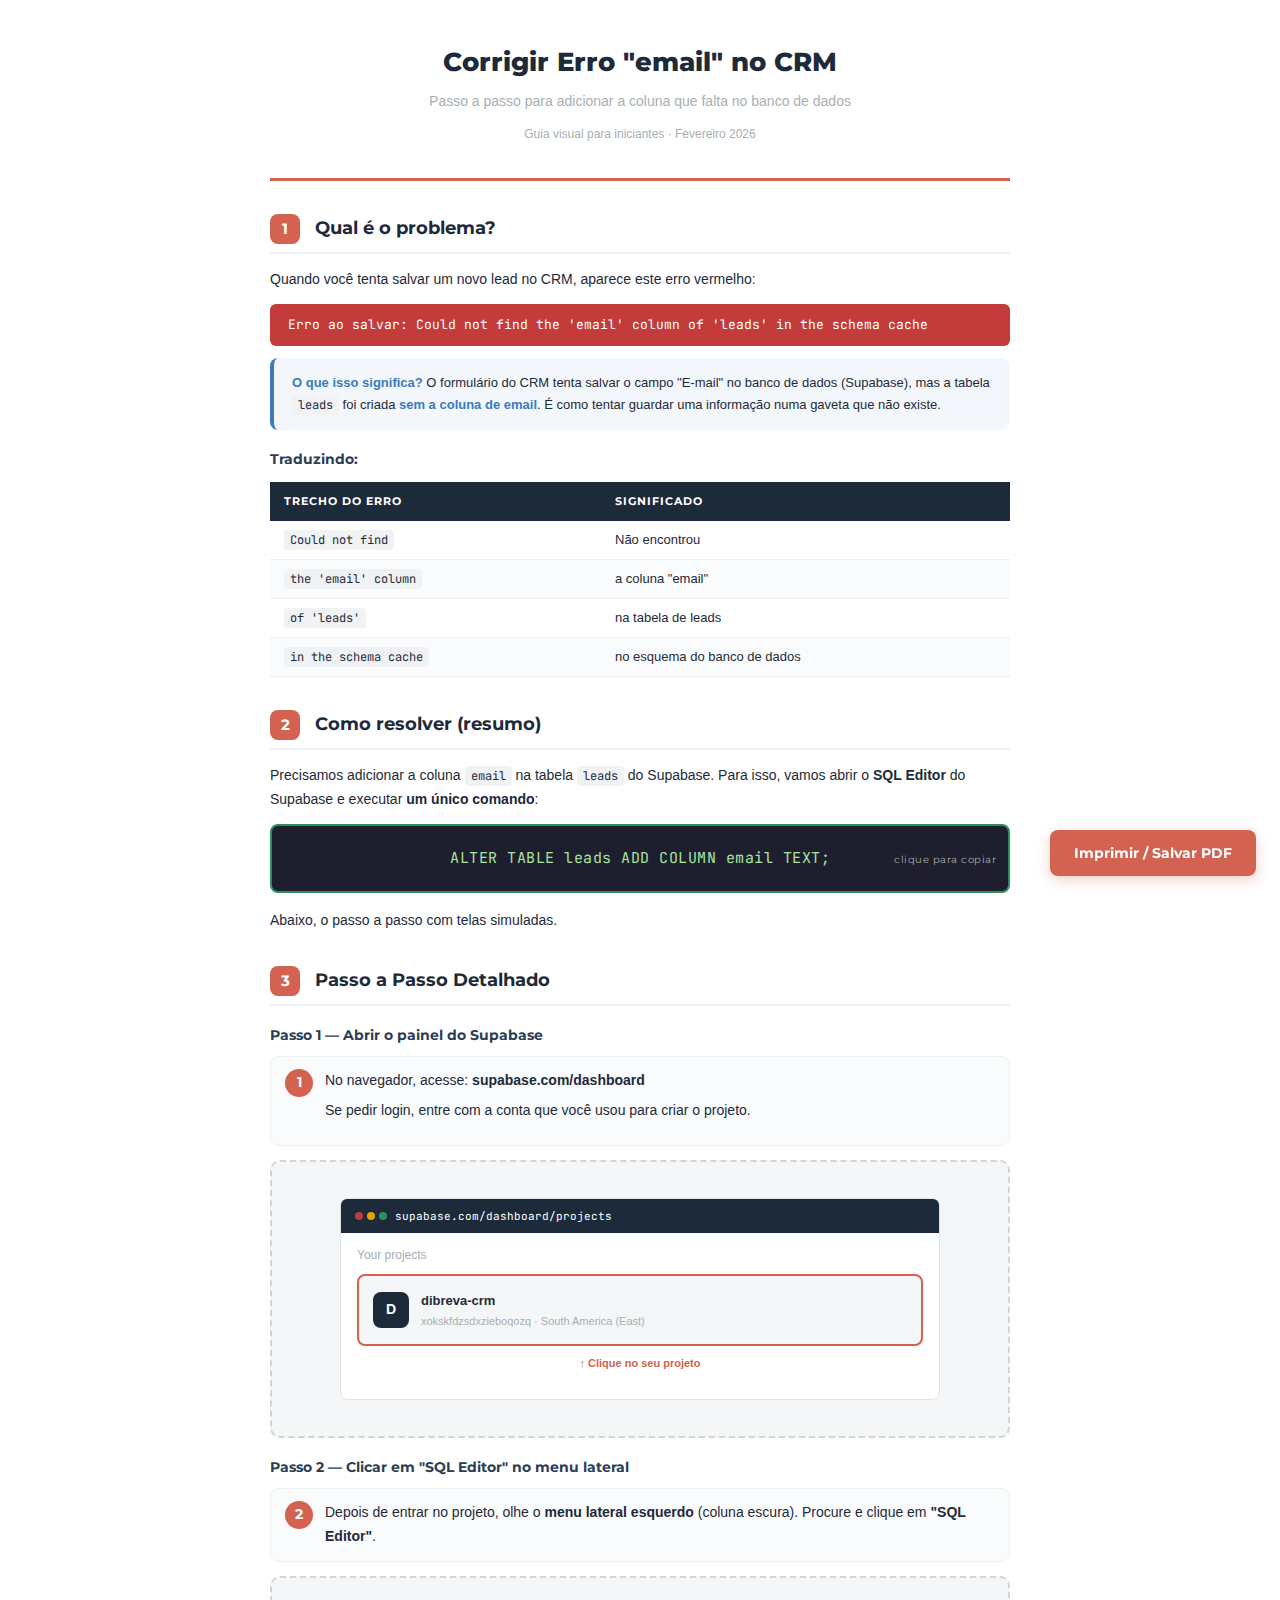
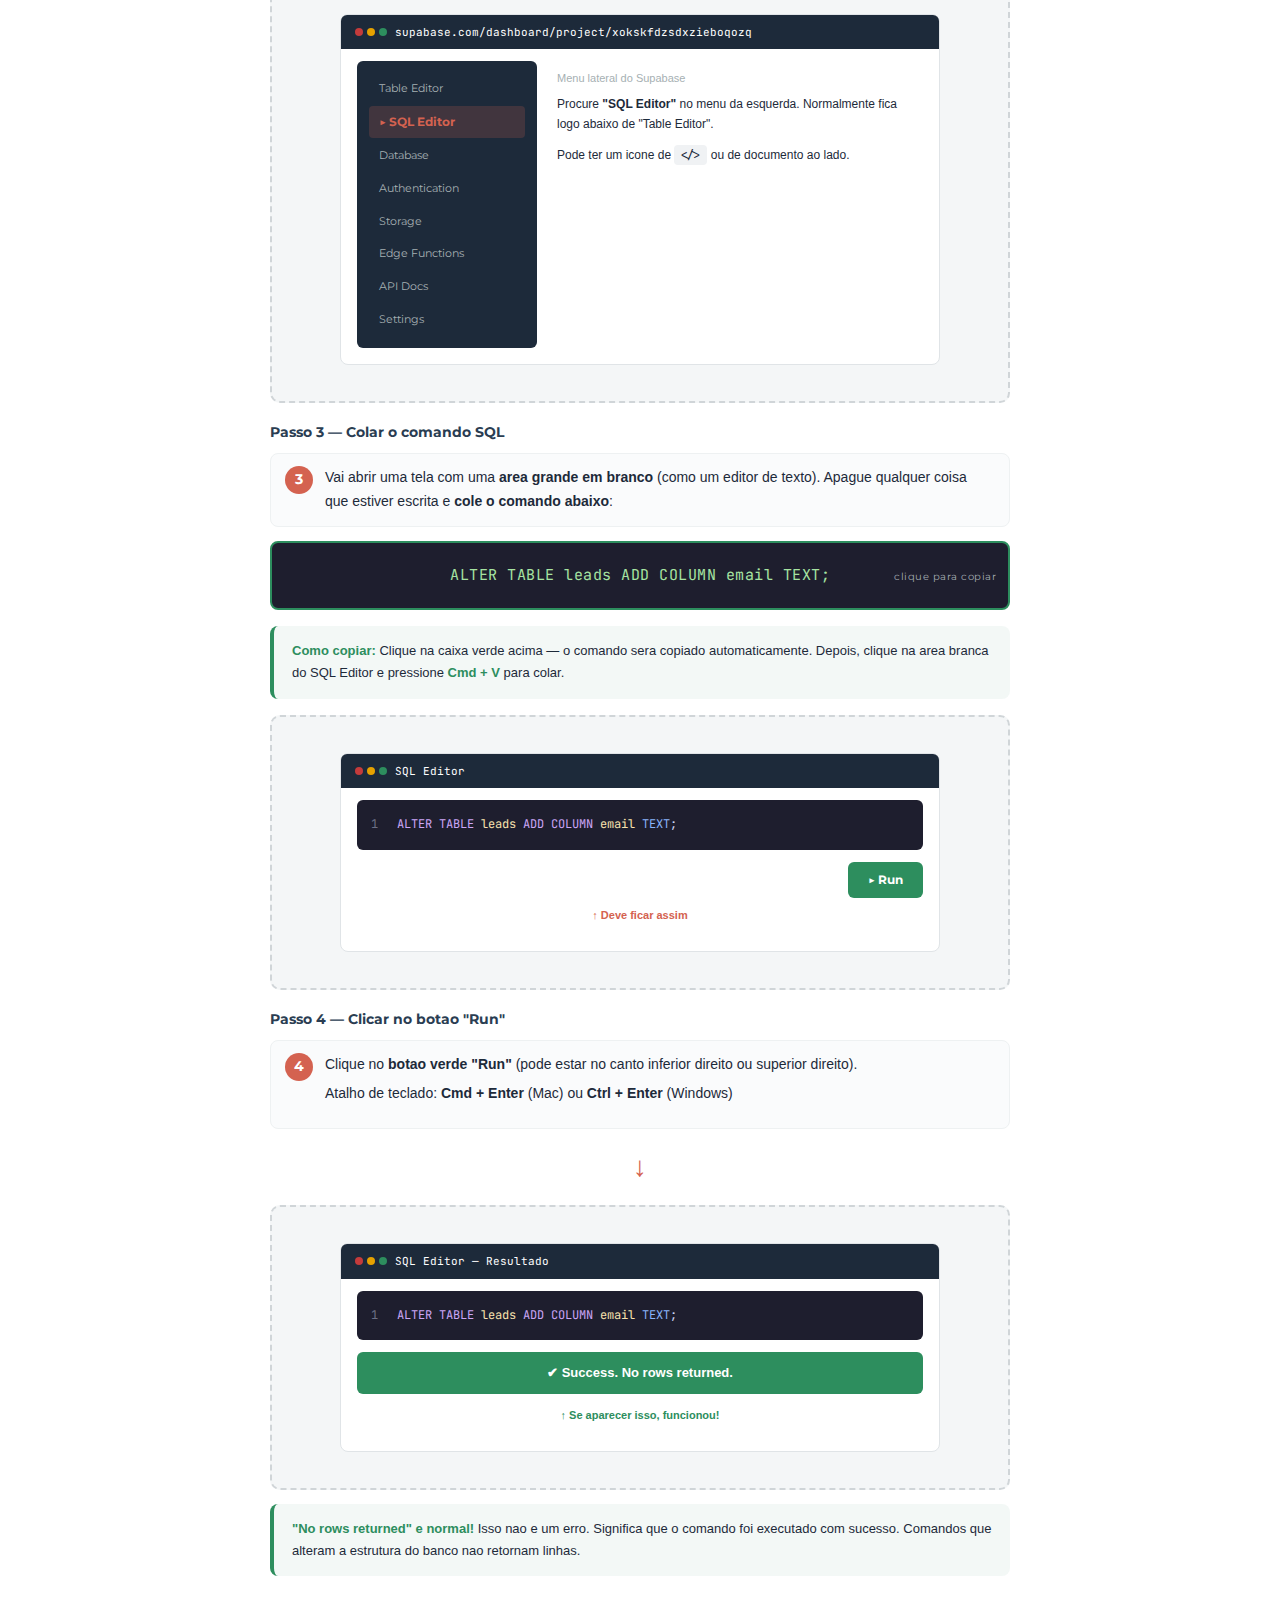
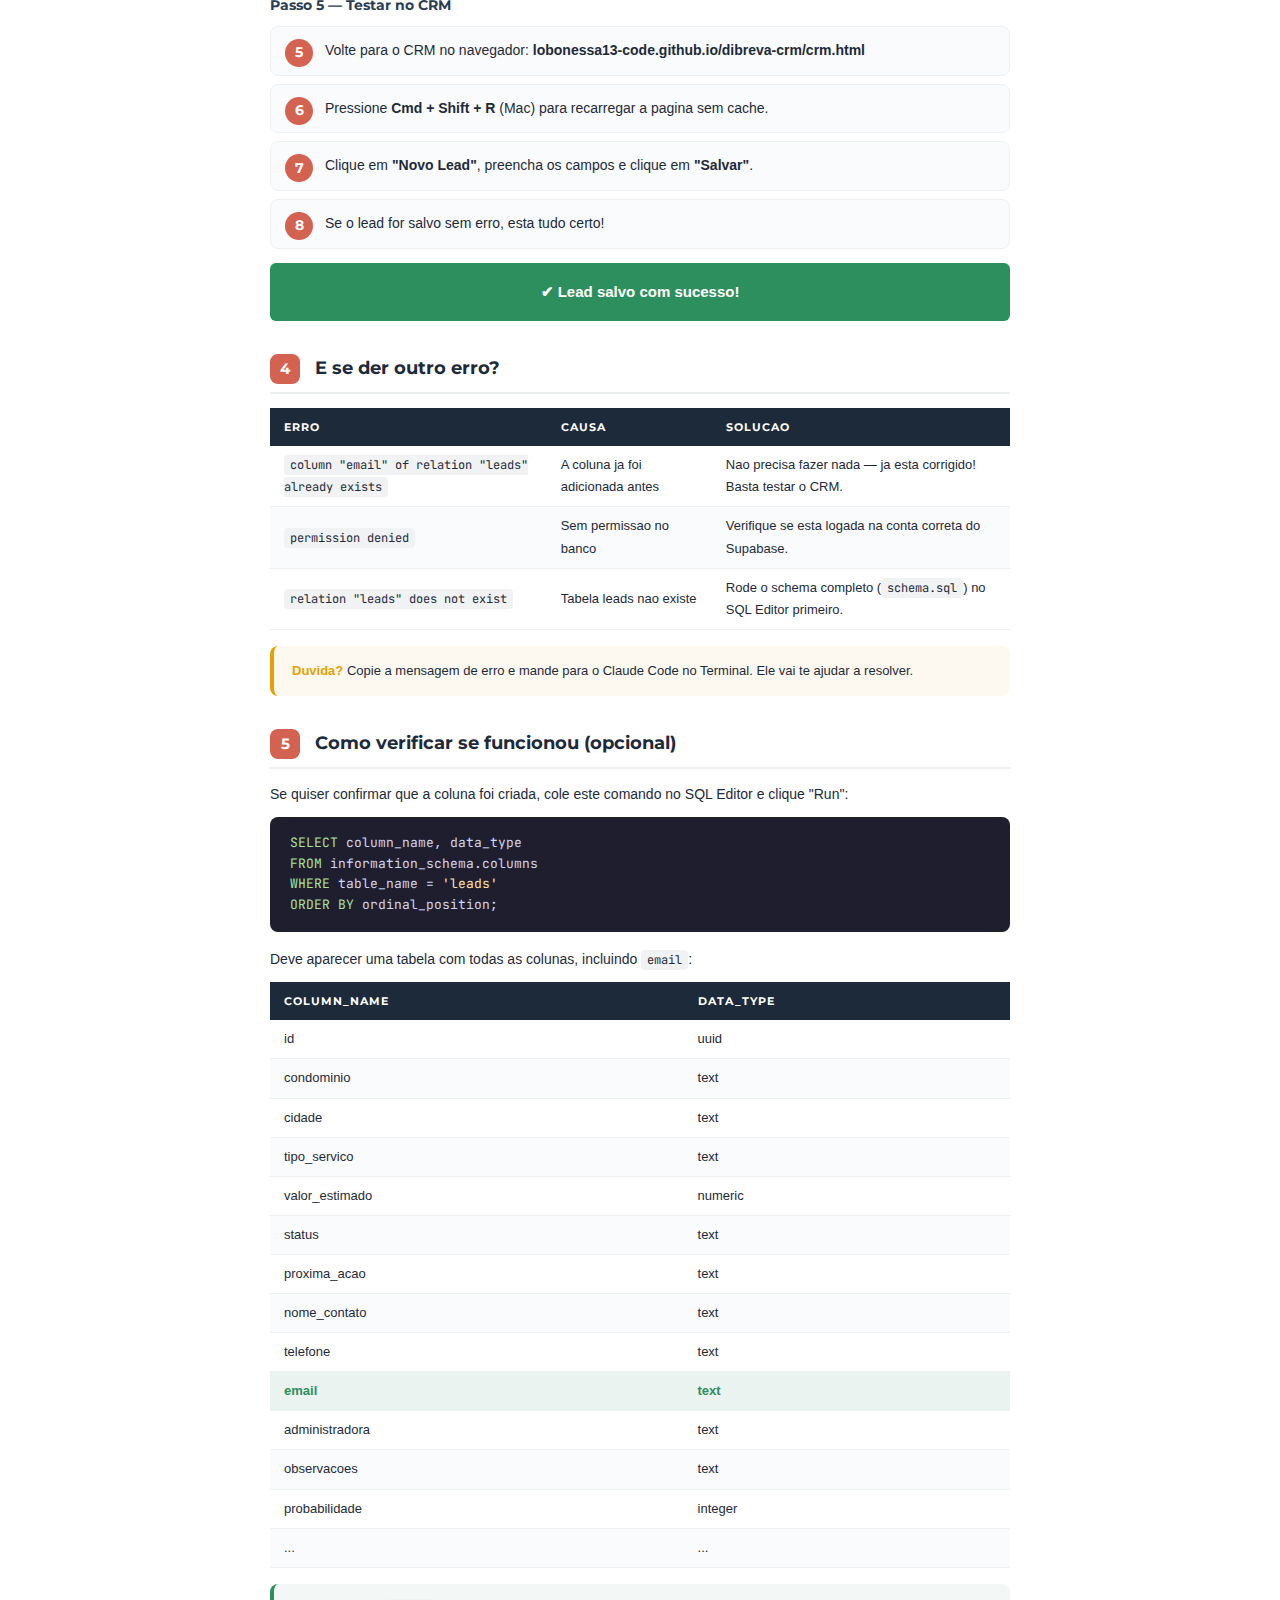
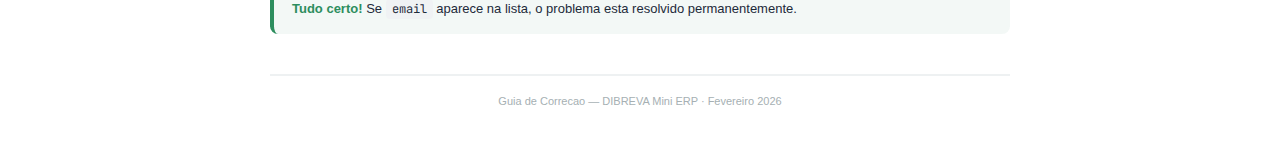
<file: guia-corrigir-erro-email.html>
<!DOCTYPE html>
<html lang="pt-BR">
<head>
  <meta charset="UTF-8">
  <meta name="viewport" content="width=device-width, initial-scale=1.0">
  <title>Guia — Corrigir Erro "email" no CRM</title>
  <link href="https://fonts.googleapis.com/css2?family=Montserrat:wght@400;600;700;800&family=JetBrains+Mono:wght@400;500&display=swap" rel="stylesheet">
  <style>
    :root {
      --laranja: #D46250;
      --azul: #1D2A3A;
      --azul-light: #2A3D52;
      --cinza: #A6B0B3;
      --success: #2D8E5E;
      --warning: #E5A100;
      --info: #3A7BBF;
      --danger: #C43B3B;
    }
    @page { margin: 2cm; size: A4; }
    * { margin: 0; padding: 0; box-sizing: border-box; }
    body {
      font-family: Calibri, 'Segoe UI', sans-serif;
      color: var(--azul);
      background: #fff;
      line-height: 1.7;
      font-size: 14px;
      max-width: 820px;
      margin: 0 auto;
      padding: 40px;
    }

    .doc-header {
      text-align: center;
      border-bottom: 3px solid var(--laranja);
      padding-bottom: 24px;
      margin-bottom: 32px;
    }
    .doc-header h1 {
      font-family: 'Montserrat', sans-serif;
      font-size: 26px;
      font-weight: 800;
      margin-bottom: 6px;
    }
    .doc-header p { color: var(--cinza); }

    h2 {
      font-family: 'Montserrat', sans-serif;
      font-size: 18px;
      font-weight: 700;
      margin: 32px 0 14px;
      padding-bottom: 8px;
      border-bottom: 2px solid #EEF1F2;
    }
    h2 .num {
      display: inline-block;
      background: var(--laranja);
      color: #fff;
      width: 30px; height: 30px;
      border-radius: 8px;
      text-align: center;
      line-height: 30px;
      font-size: 15px;
      margin-right: 10px;
    }

    h3 {
      font-family: 'Montserrat', sans-serif;
      font-size: 14px;
      font-weight: 700;
      color: var(--azul-light);
      margin: 18px 0 8px;
    }

    p { margin-bottom: 10px; }
    ul, ol { margin: 8px 0 14px 24px; }
    li { margin-bottom: 6px; }

    code {
      background: #F0F2F4;
      padding: 2px 6px;
      border-radius: 4px;
      font-family: 'JetBrains Mono', monospace;
      font-size: 12px;
    }

    pre {
      background: #1E1E2E;
      color: #CDD6F4;
      font-family: 'JetBrains Mono', monospace;
      font-size: 13px;
      padding: 16px 20px;
      border-radius: 8px;
      margin: 10px 0 16px;
      line-height: 1.6;
      overflow-x: auto;
    }
    pre .comment { color: #6C7086; }
    pre .cmd { color: #A6E3A1; }
    pre .flag { color: #CBA6F7; }
    pre .str { color: #F9E2AF; }

    .box {
      padding: 14px 18px;
      border-radius: 8px;
      margin: 12px 0 16px;
      font-size: 13px;
    }
    .box-analogy {
      background: rgba(58,123,191,0.06);
      border-left: 4px solid var(--info);
    }
    .box-analogy strong { color: var(--info); }
    .box-tip {
      background: rgba(45,142,94,0.06);
      border-left: 4px solid var(--success);
    }
    .box-tip strong { color: var(--success); }
    .box-warn {
      background: rgba(229,161,0,0.06);
      border-left: 4px solid var(--warning);
    }
    .box-warn strong { color: var(--warning); }
    .box-danger {
      background: rgba(196,59,59,0.06);
      border-left: 4px solid var(--danger);
    }
    .box-danger strong { color: var(--danger); }

    .steps {
      list-style: none;
      counter-reset: step;
      margin-left: 0;
    }
    .steps li {
      counter-increment: step;
      padding: 12px 16px 12px 54px;
      position: relative;
      margin-bottom: 8px;
      background: #FAFBFC;
      border-radius: 8px;
      border: 1px solid #EEF1F2;
    }
    .steps li::before {
      content: counter(step);
      position: absolute;
      left: 14px; top: 12px;
      width: 28px; height: 28px;
      background: var(--laranja);
      color: white;
      font-family: 'Montserrat', sans-serif;
      font-weight: 700;
      font-size: 14px;
      border-radius: 50%;
      display: flex;
      align-items: center;
      justify-content: center;
    }

    table {
      width: 100%;
      border-collapse: collapse;
      margin: 10px 0 16px;
      font-size: 13px;
    }
    th {
      font-family: 'Montserrat', sans-serif;
      font-size: 11px;
      font-weight: 700;
      letter-spacing: 1px;
      text-transform: uppercase;
      background: var(--azul);
      color: white;
      padding: 10px 14px;
      text-align: left;
    }
    td { padding: 8px 14px; border-bottom: 1px solid #EEF1F2; }
    tr:nth-child(even) { background: #FAFBFC; }

    .screenshot-placeholder {
      background: #F4F6F7;
      border: 2px dashed #D0D5D8;
      border-radius: 10px;
      padding: 24px;
      margin: 14px 0;
      text-align: center;
    }
    .screenshot-placeholder .mock {
      background: #fff;
      border-radius: 8px;
      border: 1px solid #E0E4E7;
      padding: 16px;
      margin: 12px auto;
      max-width: 600px;
      text-align: left;
    }
    .screenshot-placeholder .mock-bar {
      background: var(--azul);
      color: #fff;
      padding: 8px 14px;
      border-radius: 6px 6px 0 0;
      font-family: 'JetBrains Mono', monospace;
      font-size: 11px;
      margin: -16px -16px 12px;
      display: flex;
      align-items: center;
      gap: 8px;
    }
    .screenshot-placeholder .mock-bar .dots {
      display: flex;
      gap: 4px;
    }
    .screenshot-placeholder .mock-bar .dots span {
      width: 8px; height: 8px;
      border-radius: 50%;
      display: inline-block;
    }
    .screenshot-placeholder .mock-bar .dots span:nth-child(1) { background: #C43B3B; }
    .screenshot-placeholder .mock-bar .dots span:nth-child(2) { background: #E5A100; }
    .screenshot-placeholder .mock-bar .dots span:nth-child(3) { background: #2D8E5E; }

    .mock-sidebar {
      display: flex;
      gap: 12px;
      min-height: 200px;
    }
    .mock-sidebar .sidebar-nav {
      width: 180px;
      background: var(--azul);
      border-radius: 6px;
      padding: 12px;
      flex-shrink: 0;
    }
    .mock-sidebar .sidebar-nav .nav-item {
      padding: 6px 10px;
      color: var(--cinza);
      font-size: 11px;
      border-radius: 4px;
      margin-bottom: 2px;
      font-family: 'Montserrat', sans-serif;
    }
    .mock-sidebar .sidebar-nav .nav-item.active {
      background: rgba(212,98,80,0.2);
      color: var(--laranja);
      font-weight: 700;
    }
    .mock-sidebar .main-area {
      flex: 1;
      padding: 8px;
    }

    .mock-editor {
      background: #1E1E2E;
      border-radius: 6px;
      padding: 14px;
      font-family: 'JetBrains Mono', monospace;
      font-size: 12px;
      color: #CDD6F4;
      line-height: 1.8;
      margin: 8px 0;
    }
    .mock-editor .line-num {
      color: #6C7086;
      margin-right: 12px;
      user-select: none;
    }

    .mock-btn {
      display: inline-block;
      padding: 8px 20px;
      border-radius: 6px;
      font-family: 'Montserrat', sans-serif;
      font-size: 12px;
      font-weight: 700;
      color: white;
      border: none;
      cursor: default;
    }
    .mock-btn-green { background: var(--success); }
    .mock-btn-blue { background: var(--info); }

    .arrow-down {
      text-align: center;
      font-size: 28px;
      color: var(--laranja);
      margin: 8px 0;
    }

    .copy-box {
      background: #1E1E2E;
      color: #A6E3A1;
      font-family: 'JetBrains Mono', monospace;
      font-size: 15px;
      padding: 20px 24px;
      border-radius: 8px;
      margin: 12px 0 16px;
      text-align: center;
      letter-spacing: 0.5px;
      border: 2px solid var(--success);
      position: relative;
      cursor: pointer;
    }
    .copy-box::after {
      content: 'clique para copiar';
      position: absolute;
      right: 12px;
      top: 50%;
      transform: translateY(-50%);
      font-size: 10px;
      color: var(--cinza);
      font-family: 'Montserrat', sans-serif;
    }
    .copy-box.copied::after {
      content: 'copiado!';
      color: var(--success);
    }

    .error-banner {
      background: var(--danger);
      color: white;
      padding: 10px 18px;
      border-radius: 6px;
      font-size: 13px;
      font-family: 'JetBrains Mono', monospace;
      margin: 12px 0;
    }

    .success-banner {
      background: var(--success);
      color: white;
      padding: 10px 18px;
      border-radius: 6px;
      font-size: 13px;
      margin: 12px 0;
      text-align: center;
      font-weight: 600;
    }

    .doc-footer {
      margin-top: 40px;
      padding-top: 16px;
      border-top: 2px solid #EEF1F2;
      font-size: 11px;
      color: var(--cinza);
      text-align: center;
    }

    .print-btn {
      position: fixed;
      bottom: 24px;
      right: 24px;
      background: var(--laranja);
      color: white;
      border: none;
      padding: 14px 24px;
      border-radius: 8px;
      font-family: 'Montserrat', sans-serif;
      font-size: 14px;
      font-weight: 700;
      cursor: pointer;
      box-shadow: 0 4px 14px rgba(212,98,80,0.3);
    }
    .print-btn:hover { background: #C0574A; }
    @media print {
      body { padding: 0; max-width: none; }
      .print-btn { display: none; }
    }
  </style>
</head>
<body>

  <button class="print-btn" onclick="window.print()">Imprimir / Salvar PDF</button>

  <div class="doc-header">
    <h1>Corrigir Erro "email" no CRM</h1>
    <p>Passo a passo para adicionar a coluna que falta no banco de dados</p>
    <p style="font-size: 12px; margin-top: 4px;">Guia visual para iniciantes &middot; Fevereiro 2026</p>
  </div>

  <!-- O PROBLEMA -->
  <h2><span class="num">1</span> Qual é o problema?</h2>

  <p>Quando você tenta salvar um novo lead no CRM, aparece este erro vermelho:</p>

  <div class="error-banner">
    Erro ao salvar: Could not find the 'email' column of 'leads' in the schema cache
  </div>

  <div class="box box-analogy">
    <strong>O que isso significa?</strong> O formulário do CRM tenta salvar o campo "E-mail" no banco de dados (Supabase), mas a tabela <code>leads</code> foi criada <strong>sem a coluna de email</strong>. É como tentar guardar uma informação numa gaveta que não existe.
  </div>

  <h3>Traduzindo:</h3>
  <table>
    <thead>
      <tr><th>Trecho do erro</th><th>Significado</th></tr>
    </thead>
    <tbody>
      <tr><td><code>Could not find</code></td><td>Não encontrou</td></tr>
      <tr><td><code>the 'email' column</code></td><td>a coluna "email"</td></tr>
      <tr><td><code>of 'leads'</code></td><td>na tabela de leads</td></tr>
      <tr><td><code>in the schema cache</code></td><td>no esquema do banco de dados</td></tr>
    </tbody>
  </table>

  <!-- A SOLUÇÃO -->
  <h2><span class="num">2</span> Como resolver (resumo)</h2>

  <p>Precisamos adicionar a coluna <code>email</code> na tabela <code>leads</code> do Supabase. Para isso, vamos abrir o <strong>SQL Editor</strong> do Supabase e executar <strong>um único comando</strong>:</p>

  <div class="copy-box" onclick="navigator.clipboard.writeText('ALTER TABLE leads ADD COLUMN email TEXT;').then(() => { this.classList.add('copied'); setTimeout(() => this.classList.remove('copied'), 2000); })">
    ALTER TABLE leads ADD COLUMN email TEXT;
  </div>

  <p>Abaixo, o passo a passo com telas simuladas.</p>

  <!-- PASSO 1 -->
  <h2><span class="num">3</span> Passo a Passo Detalhado</h2>

  <h3>Passo 1 — Abrir o painel do Supabase</h3>

  <ol class="steps">
    <li>
      No navegador, acesse: <strong>supabase.com/dashboard</strong>
      <p style="margin-top: 6px;">Se pedir login, entre com a conta que você usou para criar o projeto.</p>
    </li>
  </ol>

  <div class="screenshot-placeholder">
    <div class="mock">
      <div class="mock-bar">
        <div class="dots"><span></span><span></span><span></span></div>
        supabase.com/dashboard/projects
      </div>
      <p style="font-size: 12px; color: var(--cinza); margin-bottom: 8px;">Your projects</p>
      <div style="background: #F4F6F7; border-radius: 8px; padding: 14px; display: flex; align-items: center; gap: 12px; border: 2px solid var(--laranja);">
        <div style="width: 36px; height: 36px; background: var(--azul); border-radius: 8px; display: flex; align-items: center; justify-content: center; color: white; font-weight: 700; font-size: 14px;">D</div>
        <div>
          <div style="font-weight: 700; font-size: 13px;">dibreva-crm</div>
          <div style="font-size: 11px; color: var(--cinza);">xokskfdzsdxzieboqozq &middot; South America (East)</div>
        </div>
      </div>
      <p style="font-size: 11px; color: var(--laranja); margin-top: 8px; font-weight: 600; text-align: center;">&#8593; Clique no seu projeto</p>
    </div>
  </div>

  <!-- PASSO 2 -->
  <h3>Passo 2 — Clicar em "SQL Editor" no menu lateral</h3>

  <ol class="steps" style="counter-reset: step 1;">
    <li>
      Depois de entrar no projeto, olhe o <strong>menu lateral esquerdo</strong> (coluna escura). Procure e clique em <strong>"SQL Editor"</strong>.
    </li>
  </ol>

  <div class="screenshot-placeholder">
    <div class="mock">
      <div class="mock-bar">
        <div class="dots"><span></span><span></span><span></span></div>
        supabase.com/dashboard/project/xokskfdzsdxzieboqozq
      </div>
      <div class="mock-sidebar">
        <div class="sidebar-nav">
          <div class="nav-item">Table Editor</div>
          <div class="nav-item active" style="font-size: 12px;">&#9654; SQL Editor</div>
          <div class="nav-item">Database</div>
          <div class="nav-item">Authentication</div>
          <div class="nav-item">Storage</div>
          <div class="nav-item">Edge Functions</div>
          <div class="nav-item">API Docs</div>
          <div class="nav-item">Settings</div>
        </div>
        <div class="main-area">
          <p style="font-size: 11px; color: var(--cinza); margin-bottom: 6px;">Menu lateral do Supabase</p>
          <p style="font-size: 12px;">Procure <strong>"SQL Editor"</strong> no menu da esquerda. Normalmente fica logo abaixo de "Table Editor".</p>
          <p style="font-size: 12px;">Pode ter um icone de <code>&lt;/&gt;</code> ou de documento ao lado.</p>
        </div>
      </div>
    </div>
  </div>

  <!-- PASSO 3 -->
  <h3>Passo 3 — Colar o comando SQL</h3>

  <ol class="steps" style="counter-reset: step 2;">
    <li>
      Vai abrir uma tela com uma <strong>area grande em branco</strong> (como um editor de texto). Apague qualquer coisa que estiver escrita e <strong>cole o comando abaixo</strong>:
    </li>
  </ol>

  <div class="copy-box" onclick="navigator.clipboard.writeText('ALTER TABLE leads ADD COLUMN email TEXT;').then(() => { this.classList.add('copied'); setTimeout(() => this.classList.remove('copied'), 2000); })">
    ALTER TABLE leads ADD COLUMN email TEXT;
  </div>

  <div class="box box-tip">
    <strong>Como copiar:</strong> Clique na caixa verde acima &mdash; o comando sera copiado automaticamente. Depois, clique na area branca do SQL Editor e pressione <strong>Cmd + V</strong> para colar.
  </div>

  <div class="screenshot-placeholder">
    <div class="mock">
      <div class="mock-bar">
        <div class="dots"><span></span><span></span><span></span></div>
        SQL Editor
      </div>
      <div class="mock-editor">
        <span class="line-num">1</span> <span style="color: #CBA6F7;">ALTER TABLE</span> <span style="color: #F9E2AF;">leads</span> <span style="color: #CBA6F7;">ADD COLUMN</span> <span style="color: #F9E2AF;">email</span> <span style="color: #89B4FA;">TEXT</span>;
      </div>
      <div style="text-align: right; padding: 4px 0;">
        <span class="mock-btn mock-btn-green">&#9654; Run</span>
      </div>
      <p style="font-size: 11px; color: var(--laranja); margin-top: 4px; font-weight: 600; text-align: center;">&#8593; Deve ficar assim</p>
    </div>
  </div>

  <!-- PASSO 4 -->
  <h3>Passo 4 — Clicar no botao "Run"</h3>

  <ol class="steps" style="counter-reset: step 3;">
    <li>
      Clique no <strong>botao verde "Run"</strong> (pode estar no canto inferior direito ou superior direito).
      <p style="margin-top: 6px;">Atalho de teclado: <strong>Cmd + Enter</strong> (Mac) ou <strong>Ctrl + Enter</strong> (Windows)</p>
    </li>
  </ol>

  <div class="arrow-down">&#8595;</div>

  <div class="screenshot-placeholder">
    <div class="mock">
      <div class="mock-bar">
        <div class="dots"><span></span><span></span><span></span></div>
        SQL Editor &mdash; Resultado
      </div>
      <div class="mock-editor">
        <span class="line-num">1</span> <span style="color: #CBA6F7;">ALTER TABLE</span> <span style="color: #F9E2AF;">leads</span> <span style="color: #CBA6F7;">ADD COLUMN</span> <span style="color: #F9E2AF;">email</span> <span style="color: #89B4FA;">TEXT</span>;
      </div>
      <div class="success-banner">
        &#10004; Success. No rows returned.
      </div>
      <p style="font-size: 11px; color: var(--success); margin-top: 4px; font-weight: 600; text-align: center;">&#8593; Se aparecer isso, funcionou!</p>
    </div>
  </div>

  <div class="box box-tip">
    <strong>"No rows returned" e normal!</strong> Isso nao e um erro. Significa que o comando foi executado com sucesso. Comandos que alteram a estrutura do banco nao retornam linhas.
  </div>

  <!-- PASSO 5 -->
  <h3>Passo 5 — Testar no CRM</h3>

  <ol class="steps" style="counter-reset: step 4;">
    <li>
      Volte para o CRM no navegador: <strong>lobonessa13-code.github.io/dibreva-crm/crm.html</strong>
    </li>
    <li>
      Pressione <strong>Cmd + Shift + R</strong> (Mac) para recarregar a pagina sem cache.
    </li>
    <li>
      Clique em <strong>"Novo Lead"</strong>, preencha os campos e clique em <strong>"Salvar"</strong>.
    </li>
    <li>
      Se o lead for salvo sem erro, esta tudo certo!
    </li>
  </ol>

  <div class="success-banner" style="font-size: 15px; padding: 16px;">
    &#10004; Lead salvo com sucesso!
  </div>

  <!-- SE DER ERRO -->
  <h2><span class="num">4</span> E se der outro erro?</h2>

  <table>
    <thead>
      <tr><th>Erro</th><th>Causa</th><th>Solucao</th></tr>
    </thead>
    <tbody>
      <tr>
        <td><code>column "email" of relation "leads" already exists</code></td>
        <td>A coluna ja foi adicionada antes</td>
        <td>Nao precisa fazer nada &mdash; ja esta corrigido! Basta testar o CRM.</td>
      </tr>
      <tr>
        <td><code>permission denied</code></td>
        <td>Sem permissao no banco</td>
        <td>Verifique se esta logada na conta correta do Supabase.</td>
      </tr>
      <tr>
        <td><code>relation "leads" does not exist</code></td>
        <td>Tabela leads nao existe</td>
        <td>Rode o schema completo (<code>schema.sql</code>) no SQL Editor primeiro.</td>
      </tr>
    </tbody>
  </table>

  <div class="box box-warn">
    <strong>Duvida?</strong> Copie a mensagem de erro e mande para o Claude Code no Terminal. Ele vai te ajudar a resolver.
  </div>

  <!-- VERIFICAR -->
  <h2><span class="num">5</span> Como verificar se funcionou (opcional)</h2>

  <p>Se quiser confirmar que a coluna foi criada, cole este comando no SQL Editor e clique "Run":</p>

  <pre><span class="cmd">SELECT</span> column_name, data_type
<span class="cmd">FROM</span> information_schema.columns
<span class="cmd">WHERE</span> table_name = <span class="str">'leads'</span>
<span class="cmd">ORDER BY</span> ordinal_position;</pre>

  <p>Deve aparecer uma tabela com todas as colunas, incluindo <code>email</code>:</p>

  <table>
    <thead>
      <tr><th>column_name</th><th>data_type</th></tr>
    </thead>
    <tbody>
      <tr><td>id</td><td>uuid</td></tr>
      <tr><td>condominio</td><td>text</td></tr>
      <tr><td>cidade</td><td>text</td></tr>
      <tr><td>tipo_servico</td><td>text</td></tr>
      <tr><td>valor_estimado</td><td>numeric</td></tr>
      <tr><td>status</td><td>text</td></tr>
      <tr><td>proxima_acao</td><td>text</td></tr>
      <tr><td>nome_contato</td><td>text</td></tr>
      <tr><td>telefone</td><td>text</td></tr>
      <tr style="background: rgba(45,142,94,0.1); font-weight: 700;">
        <td style="color: var(--success);">email</td>
        <td style="color: var(--success);">text</td>
      </tr>
      <tr><td>administradora</td><td>text</td></tr>
      <tr><td>observacoes</td><td>text</td></tr>
      <tr><td>probabilidade</td><td>integer</td></tr>
      <tr><td>...</td><td>...</td></tr>
    </tbody>
  </table>

  <div class="box box-tip">
    <strong>Tudo certo!</strong> Se <code>email</code> aparece na lista, o problema esta resolvido permanentemente.
  </div>

  <div class="doc-footer">
    <p>Guia de Correcao — DIBREVA Mini ERP &middot; Fevereiro 2026</p>
  </div>

</body>
</html>
</file>
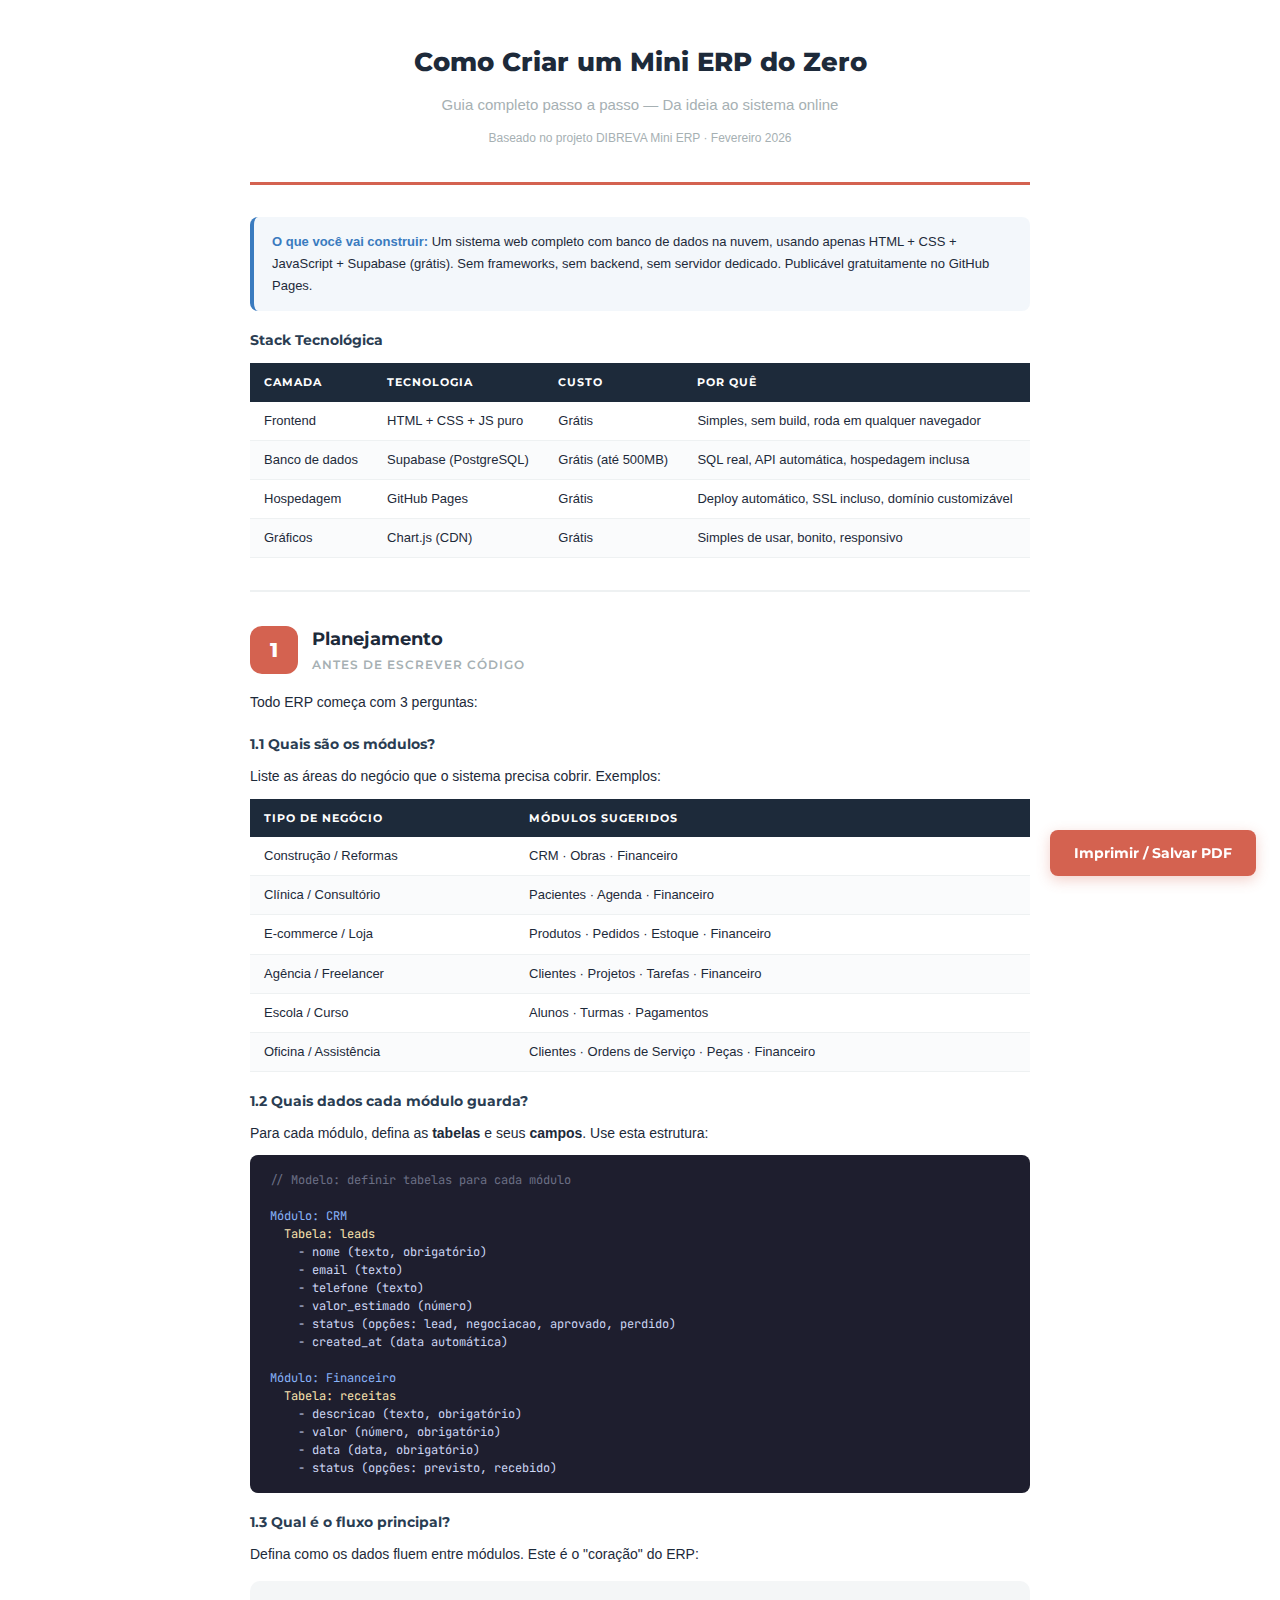
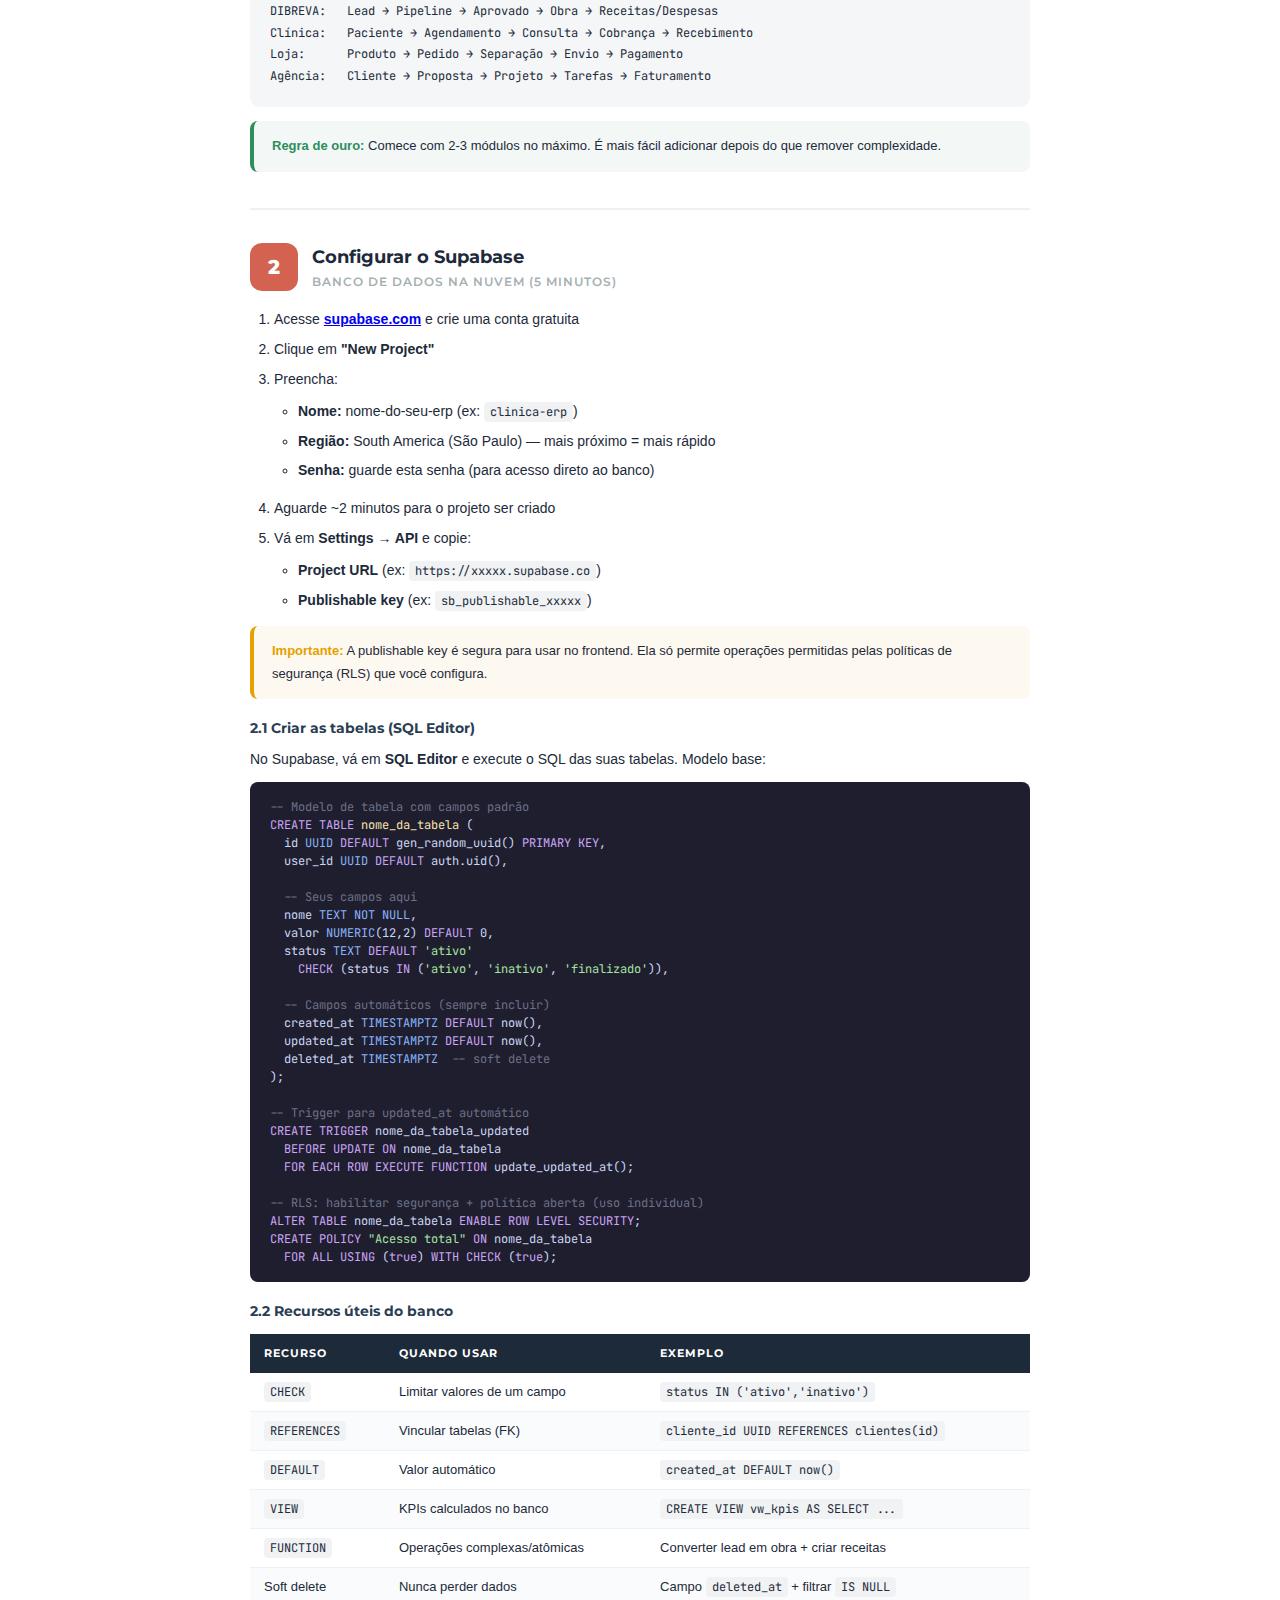
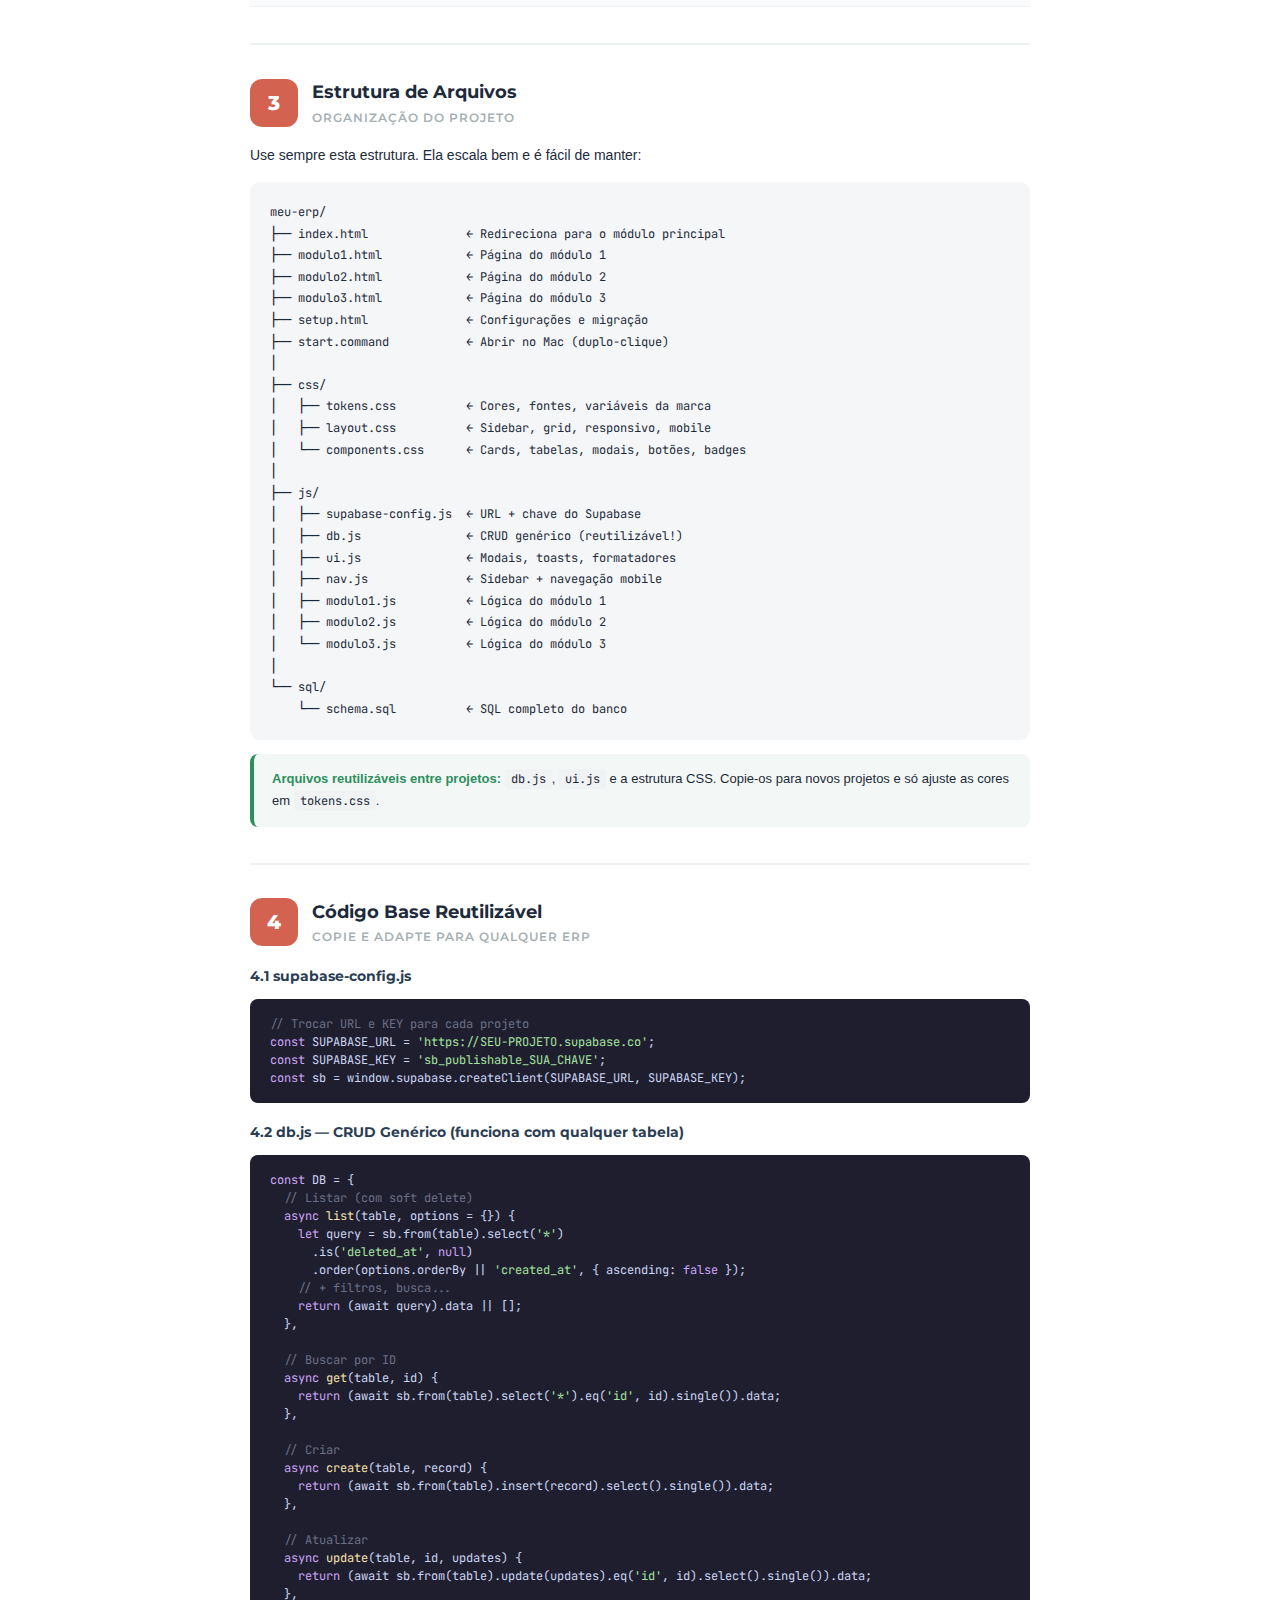
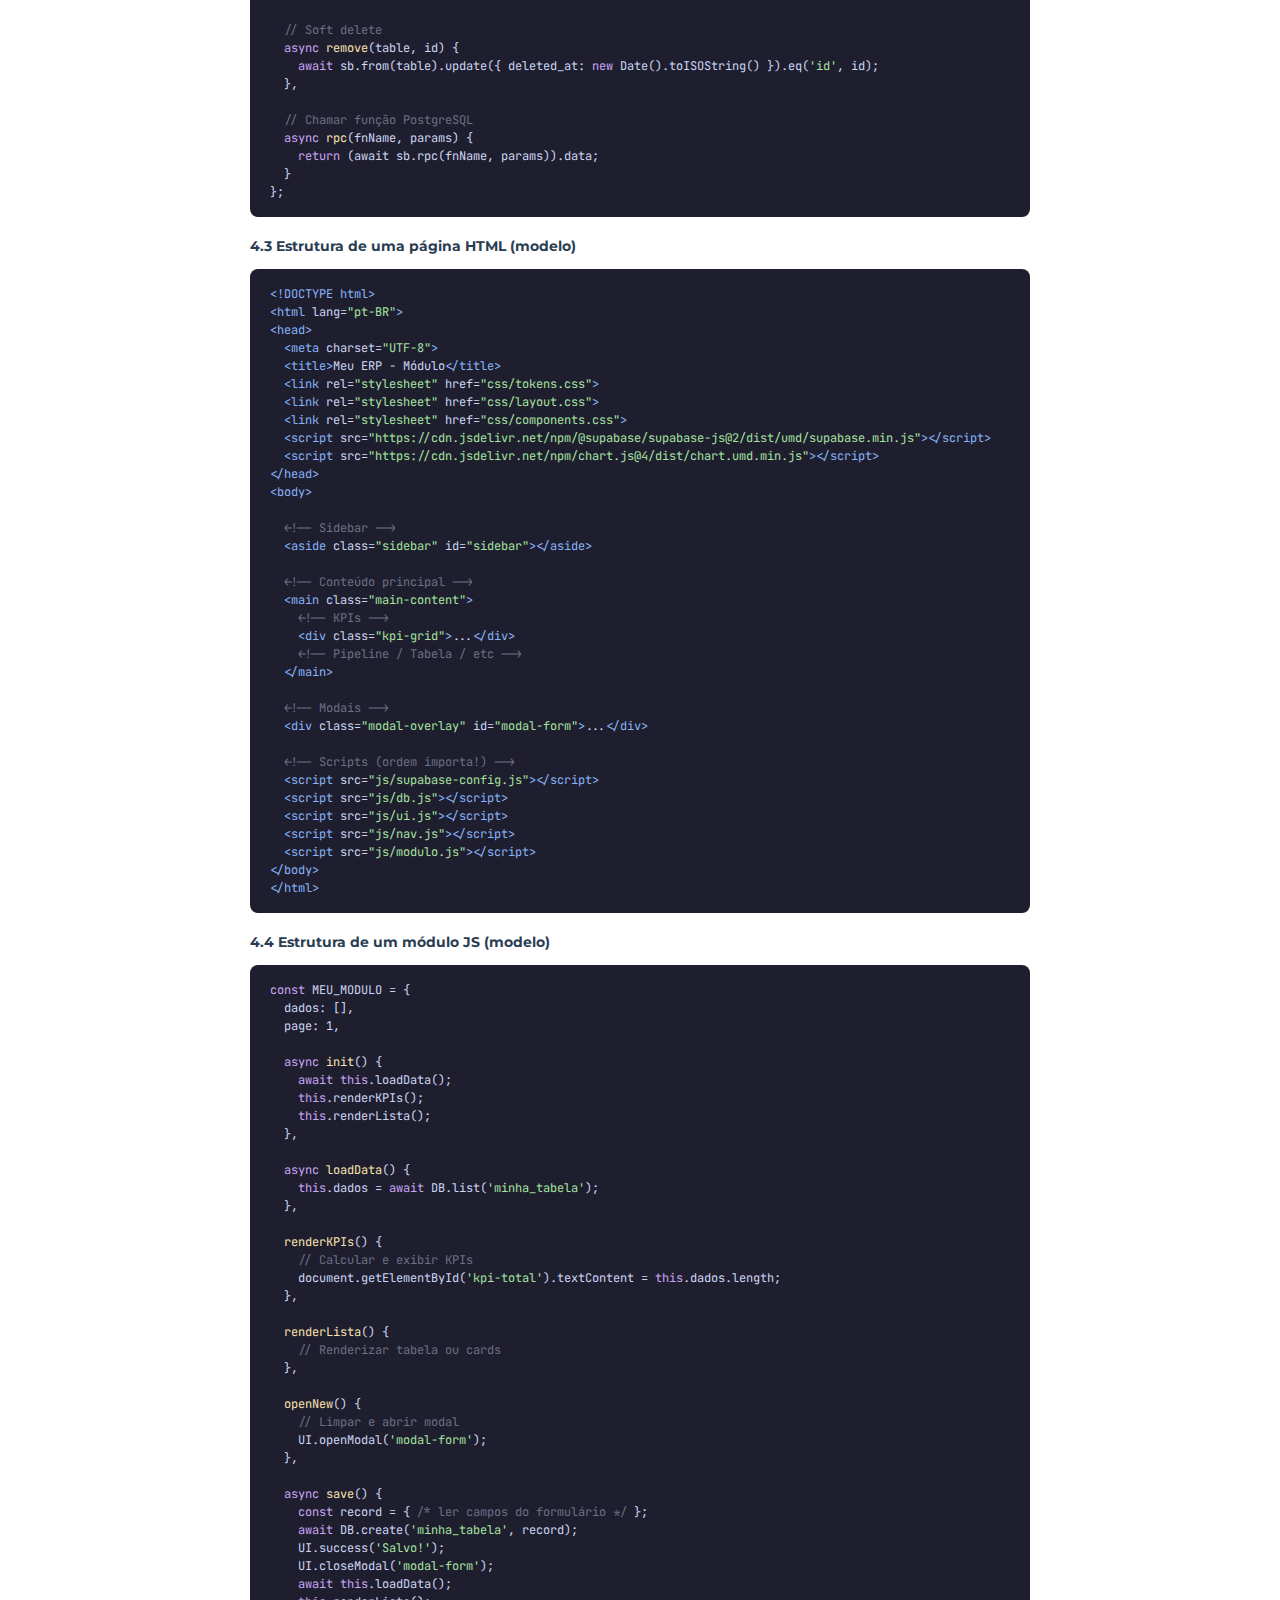
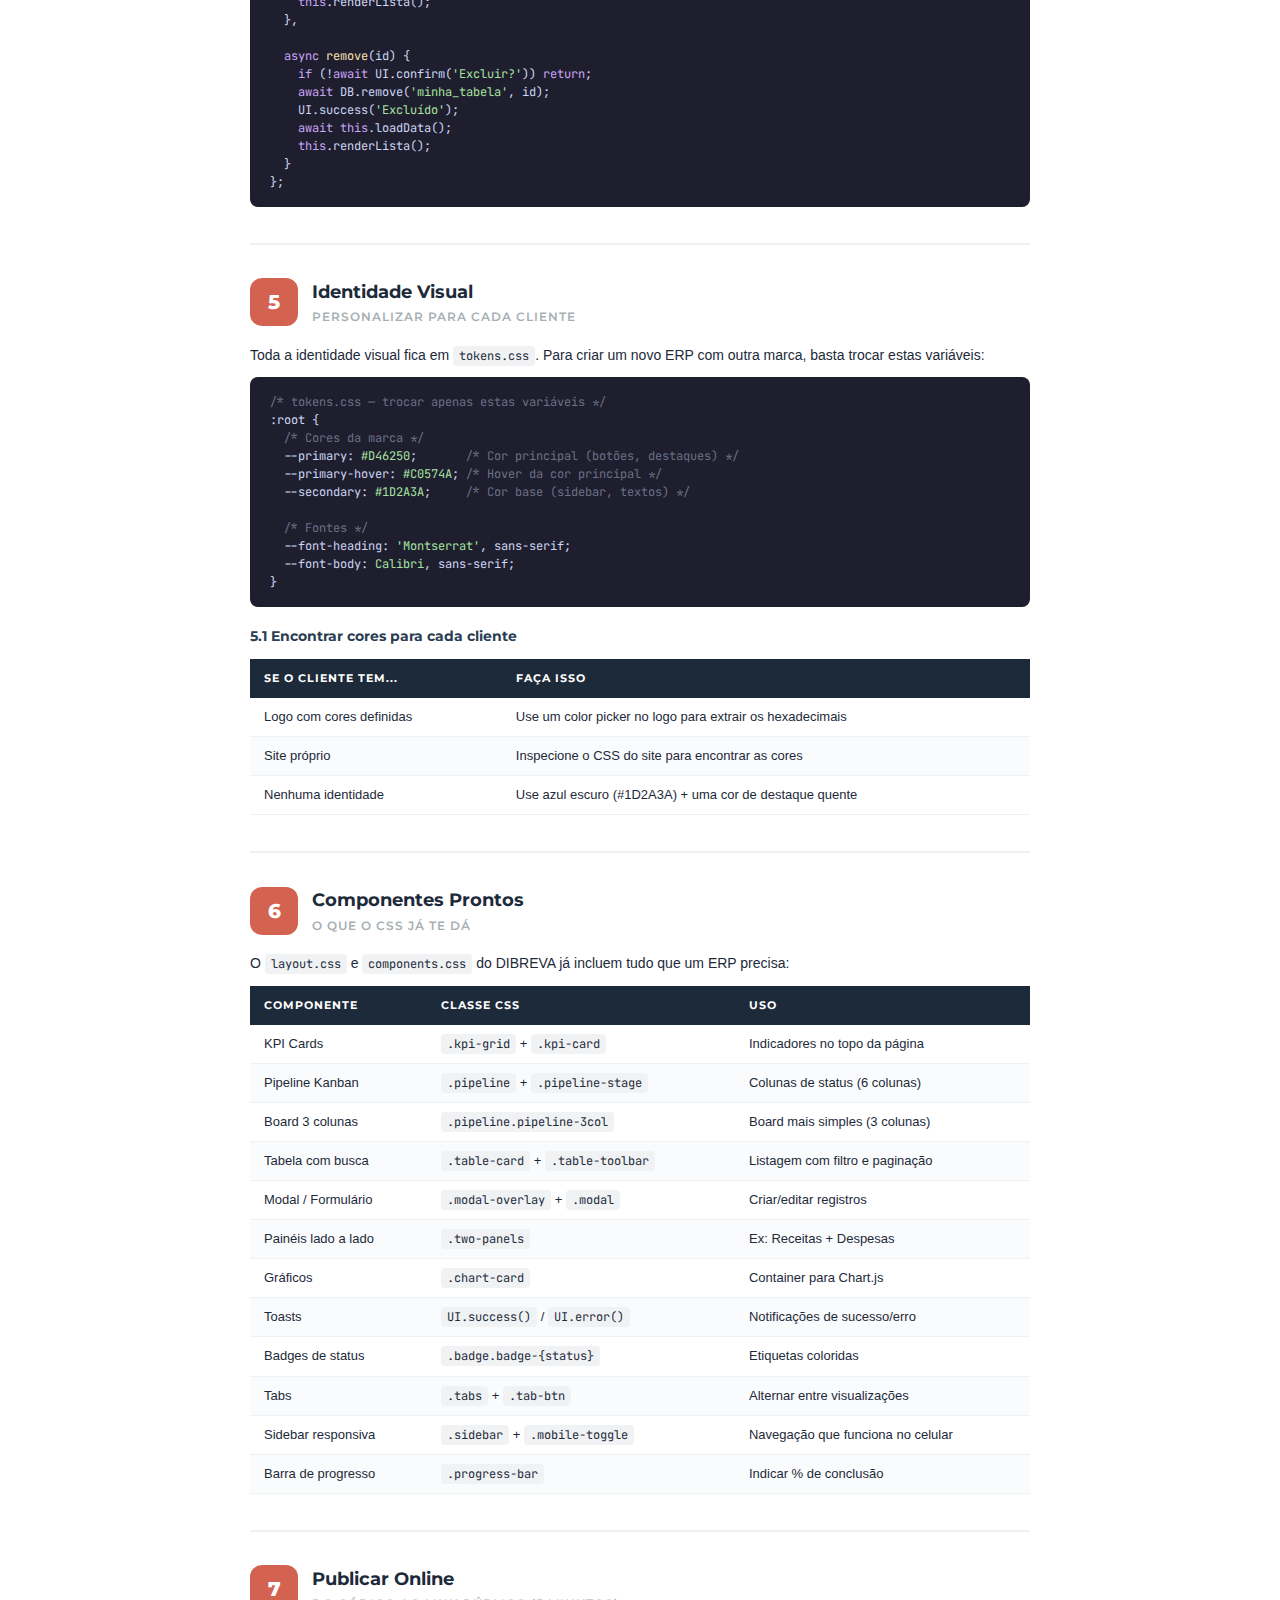
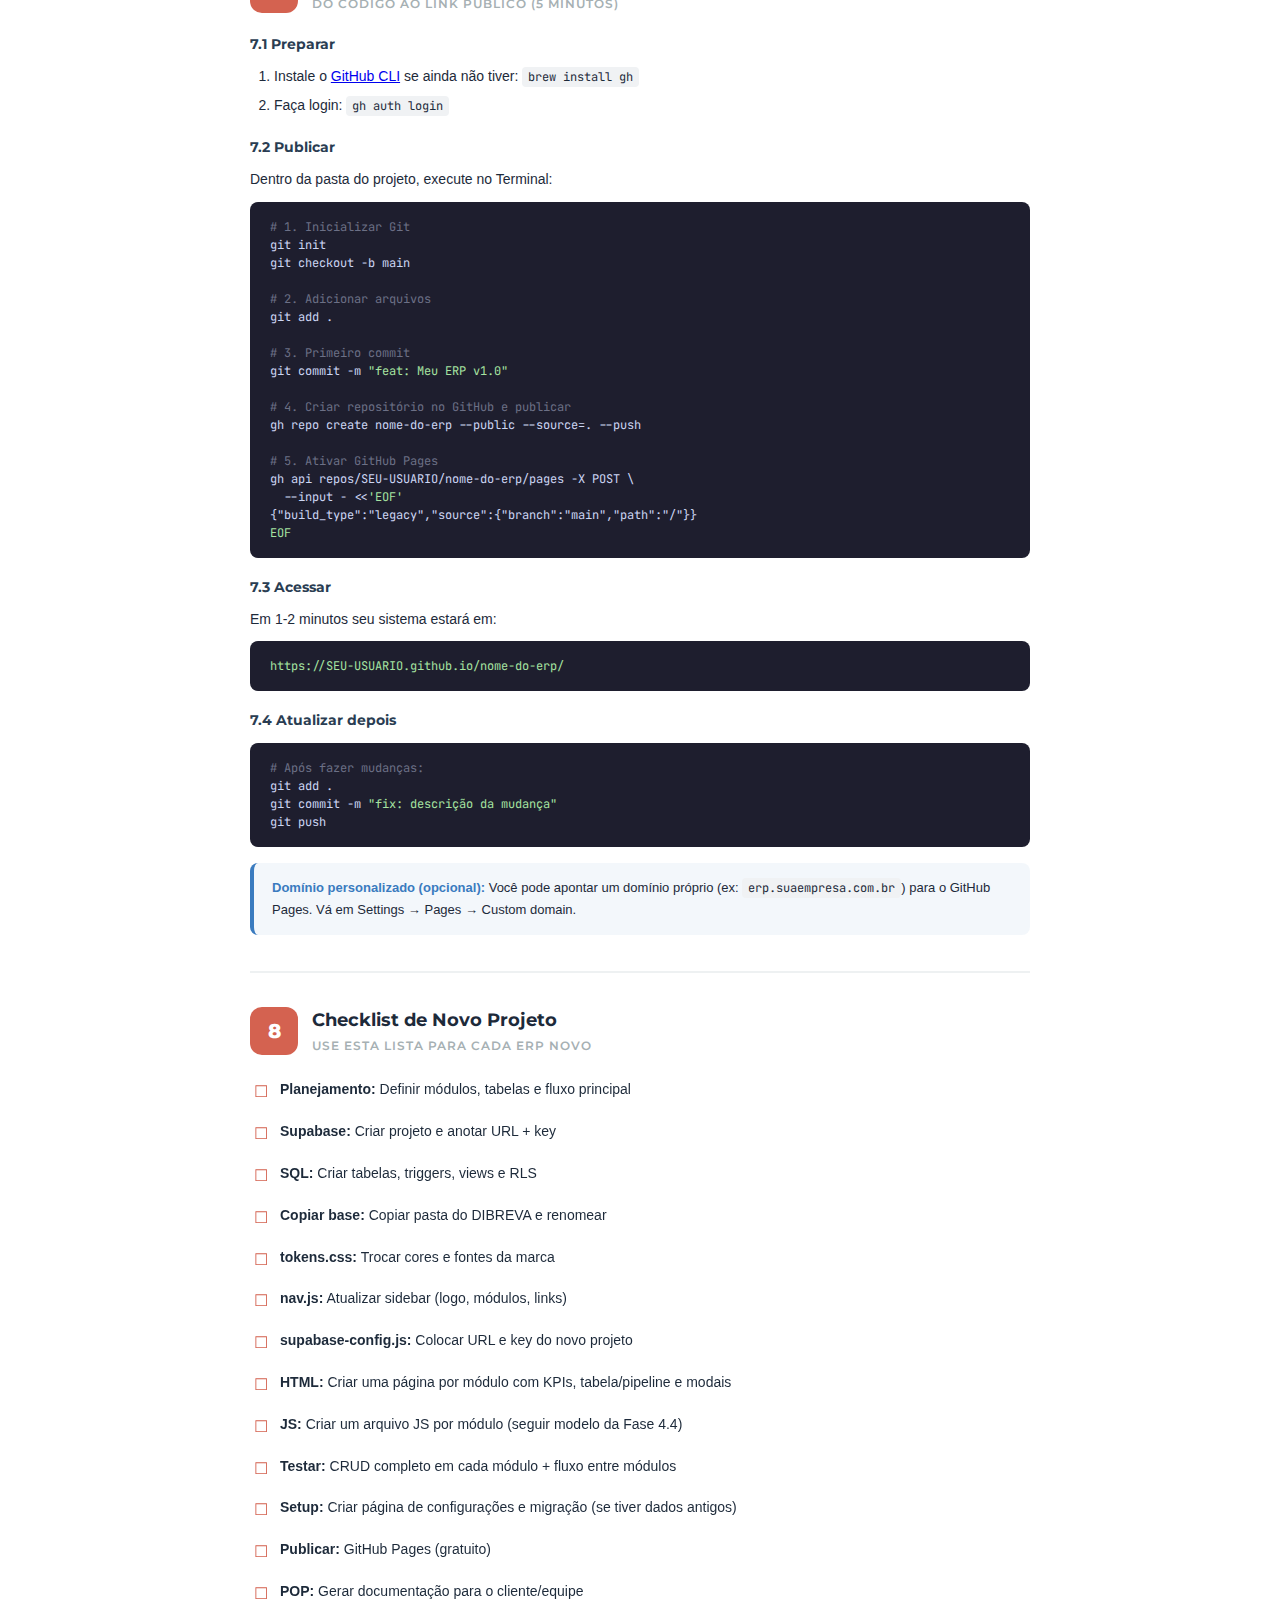
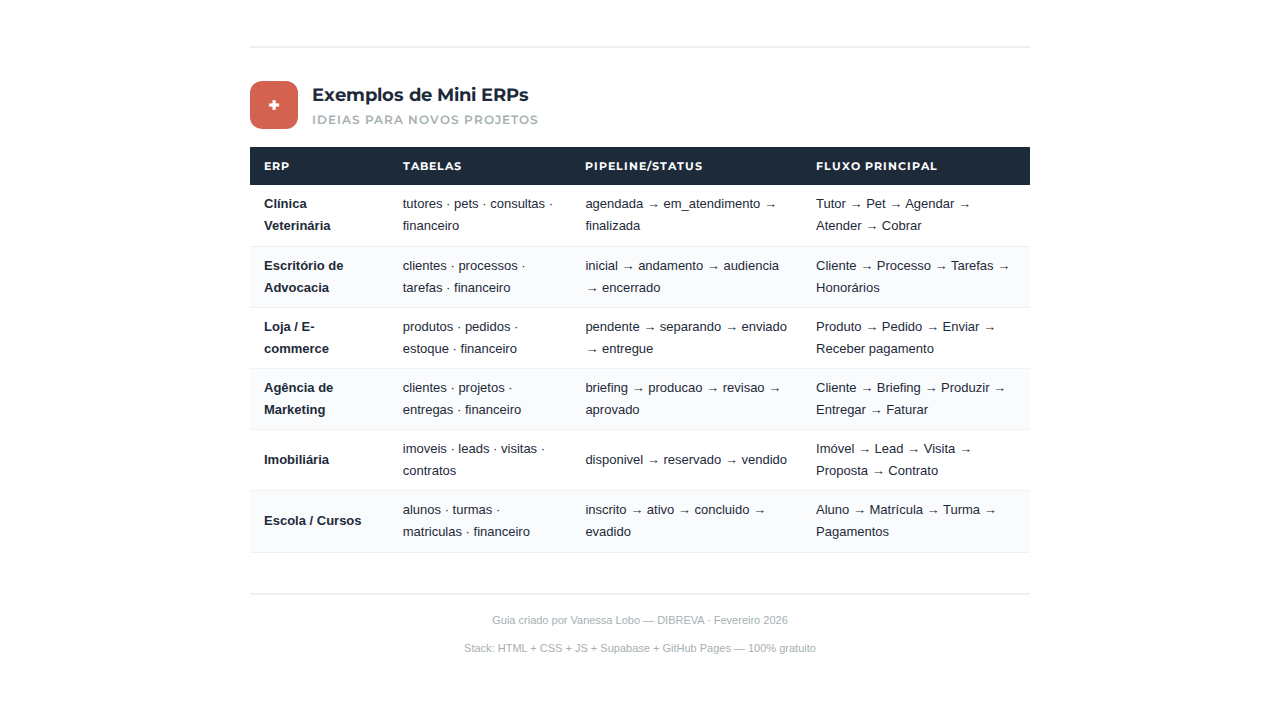
<file: guia-criar-mini-erp.html>
<!DOCTYPE html>
<html lang="pt-BR">
<head>
  <meta charset="UTF-8">
  <meta name="viewport" content="width=device-width, initial-scale=1.0">
  <title>Guia — Como Criar um Mini ERP do Zero</title>
  <link href="https://fonts.googleapis.com/css2?family=Montserrat:wght@400;600;700;800&family=JetBrains+Mono:wght@400;500&display=swap" rel="stylesheet">
  <style>
    :root {
      --laranja: #D46250;
      --azul: #1D2A3A;
      --azul-light: #2A3D52;
      --cinza: #A6B0B3;
      --bg: #FFFFFF;
      --code-bg: #1E1E2E;
      --success: #2D8E5E;
      --warning: #E5A100;
      --info: #3A7BBF;
    }

    @page { margin: 2cm; size: A4; }
    * { margin: 0; padding: 0; box-sizing: border-box; }

    body {
      font-family: Calibri, 'Segoe UI', sans-serif;
      color: var(--azul);
      background: var(--bg);
      line-height: 1.7;
      font-size: 14px;
      max-width: 860px;
      margin: 0 auto;
      padding: 40px;
    }

    /* Header */
    .doc-header {
      text-align: center;
      border-bottom: 3px solid var(--laranja);
      padding-bottom: 24px;
      margin-bottom: 32px;
    }

    .doc-header h1 {
      font-family: 'Montserrat', sans-serif;
      font-size: 26px;
      font-weight: 800;
      color: var(--azul);
      margin-bottom: 8px;
    }

    .doc-header p {
      font-size: 15px;
      color: var(--cinza);
    }

    /* Fase */
    .fase {
      margin-bottom: 36px;
      page-break-inside: avoid;
    }

    .fase-header {
      display: flex;
      align-items: center;
      gap: 14px;
      margin-bottom: 16px;
    }

    .fase-num {
      width: 48px;
      height: 48px;
      background: var(--laranja);
      color: white;
      font-family: 'Montserrat', sans-serif;
      font-weight: 800;
      font-size: 20px;
      border-radius: 12px;
      display: flex;
      align-items: center;
      justify-content: center;
      flex-shrink: 0;
    }

    .fase-header h2 {
      font-family: 'Montserrat', sans-serif;
      font-size: 18px;
      font-weight: 700;
    }

    .fase-header h2 small {
      display: block;
      font-size: 12px;
      font-weight: 600;
      color: var(--cinza);
      letter-spacing: 1px;
      text-transform: uppercase;
    }

    /* Conteúdo */
    h3 {
      font-family: 'Montserrat', sans-serif;
      font-size: 14px;
      font-weight: 700;
      color: var(--azul-light);
      margin: 18px 0 8px;
    }

    p { margin-bottom: 10px; }

    ul, ol {
      margin: 8px 0 14px 24px;
    }

    li { margin-bottom: 6px; }
    li strong { color: var(--azul); }

    /* Code blocks */
    pre {
      background: var(--code-bg);
      color: #CDD6F4;
      font-family: 'JetBrains Mono', monospace;
      font-size: 12px;
      padding: 16px 20px;
      border-radius: 8px;
      overflow-x: auto;
      margin: 10px 0 16px;
      line-height: 1.5;
    }

    pre .comment { color: #6C7086; }
    pre .keyword { color: #CBA6F7; }
    pre .string { color: #A6E3A1; }
    pre .type { color: #89B4FA; }
    pre .func { color: #F9E2AF; }

    code {
      background: #F0F2F4;
      padding: 2px 6px;
      border-radius: 4px;
      font-family: 'JetBrains Mono', monospace;
      font-size: 12px;
    }

    /* Boxes */
    .box {
      padding: 14px 18px;
      border-radius: 8px;
      margin: 12px 0 16px;
      font-size: 13px;
    }

    .box-tip {
      background: rgba(45,142,94,0.06);
      border-left: 4px solid var(--success);
    }
    .box-tip strong { color: var(--success); }

    .box-warn {
      background: rgba(229,161,0,0.06);
      border-left: 4px solid var(--warning);
    }
    .box-warn strong { color: var(--warning); }

    .box-info {
      background: rgba(58,123,191,0.06);
      border-left: 4px solid var(--info);
    }
    .box-info strong { color: var(--info); }

    /* Tabelas */
    table {
      width: 100%;
      border-collapse: collapse;
      margin: 10px 0 16px;
      font-size: 13px;
    }

    th {
      font-family: 'Montserrat', sans-serif;
      font-size: 11px;
      font-weight: 700;
      letter-spacing: 1px;
      text-transform: uppercase;
      background: var(--azul);
      color: white;
      padding: 10px 14px;
      text-align: left;
    }

    td {
      padding: 8px 14px;
      border-bottom: 1px solid #EEF1F2;
    }

    tr:nth-child(even) { background: #FAFBFC; }

    /* Diagrama */
    .diagram {
      background: #F4F6F7;
      border-radius: 10px;
      padding: 20px;
      margin: 14px 0;
      font-family: 'JetBrains Mono', monospace;
      font-size: 12px;
      line-height: 1.8;
      white-space: pre;
      overflow-x: auto;
    }

    /* Checklist */
    .checklist {
      list-style: none;
      margin: 10px 0 16px 0;
    }

    .checklist li {
      padding: 6px 0 6px 30px;
      position: relative;
    }

    .checklist li::before {
      content: '☐';
      position: absolute;
      left: 4px;
      font-size: 16px;
      color: var(--laranja);
    }

    /* Separador */
    hr {
      border: none;
      border-top: 2px solid #EEF1F2;
      margin: 32px 0;
    }

    /* Footer */
    .doc-footer {
      margin-top: 40px;
      padding-top: 16px;
      border-top: 2px solid #EEF1F2;
      font-size: 11px;
      color: var(--cinza);
      text-align: center;
    }

    /* Print */
    .print-btn {
      position: fixed;
      bottom: 24px;
      right: 24px;
      background: var(--laranja);
      color: white;
      border: none;
      padding: 14px 24px;
      border-radius: 8px;
      font-family: 'Montserrat', sans-serif;
      font-size: 14px;
      font-weight: 700;
      cursor: pointer;
      box-shadow: 0 4px 14px rgba(212,98,80,0.3);
    }
    .print-btn:hover { background: #C0574A; }

    @media print {
      body { padding: 0; max-width: none; }
      .print-btn { display: none; }
      .fase { page-break-inside: avoid; }
    }
  </style>
</head>
<body>

  <button class="print-btn" onclick="window.print()">Imprimir / Salvar PDF</button>

  <!-- HEADER -->
  <div class="doc-header">
    <h1>Como Criar um Mini ERP do Zero</h1>
    <p>Guia completo passo a passo — Da ideia ao sistema online</p>
    <p style="font-size: 12px; margin-top: 4px;">Baseado no projeto DIBREVA Mini ERP · Fevereiro 2026</p>
  </div>

  <!-- VISÃO GERAL -->
  <div class="box box-info">
    <strong>O que você vai construir:</strong> Um sistema web completo com banco de dados na nuvem, usando apenas HTML + CSS + JavaScript + Supabase (grátis). Sem frameworks, sem backend, sem servidor dedicado. Publicável gratuitamente no GitHub Pages.
  </div>

  <h3>Stack Tecnológica</h3>
  <table>
    <thead>
      <tr><th>Camada</th><th>Tecnologia</th><th>Custo</th><th>Por quê</th></tr>
    </thead>
    <tbody>
      <tr><td>Frontend</td><td>HTML + CSS + JS puro</td><td>Grátis</td><td>Simples, sem build, roda em qualquer navegador</td></tr>
      <tr><td>Banco de dados</td><td>Supabase (PostgreSQL)</td><td>Grátis (até 500MB)</td><td>SQL real, API automática, hospedagem inclusa</td></tr>
      <tr><td>Hospedagem</td><td>GitHub Pages</td><td>Grátis</td><td>Deploy automático, SSL incluso, domínio customizável</td></tr>
      <tr><td>Gráficos</td><td>Chart.js (CDN)</td><td>Grátis</td><td>Simples de usar, bonito, responsivo</td></tr>
    </tbody>
  </table>

  <hr>

  <!-- FASE 1 -->
  <div class="fase">
    <div class="fase-header">
      <div class="fase-num">1</div>
      <h2>Planejamento <small>Antes de escrever código</small></h2>
    </div>

    <p>Todo ERP começa com 3 perguntas:</p>

    <h3>1.1 Quais são os módulos?</h3>
    <p>Liste as áreas do negócio que o sistema precisa cobrir. Exemplos:</p>
    <table>
      <thead>
        <tr><th>Tipo de Negócio</th><th>Módulos Sugeridos</th></tr>
      </thead>
      <tbody>
        <tr><td>Construção / Reformas</td><td>CRM · Obras · Financeiro</td></tr>
        <tr><td>Clínica / Consultório</td><td>Pacientes · Agenda · Financeiro</td></tr>
        <tr><td>E-commerce / Loja</td><td>Produtos · Pedidos · Estoque · Financeiro</td></tr>
        <tr><td>Agência / Freelancer</td><td>Clientes · Projetos · Tarefas · Financeiro</td></tr>
        <tr><td>Escola / Curso</td><td>Alunos · Turmas · Pagamentos</td></tr>
        <tr><td>Oficina / Assistência</td><td>Clientes · Ordens de Serviço · Peças · Financeiro</td></tr>
      </tbody>
    </table>

    <h3>1.2 Quais dados cada módulo guarda?</h3>
    <p>Para cada módulo, defina as <strong>tabelas</strong> e seus <strong>campos</strong>. Use esta estrutura:</p>

    <pre><span class="comment">// Modelo: definir tabelas para cada módulo</span>

<span class="type">Módulo: CRM</span>
  <span class="func">Tabela: leads</span>
    - nome (texto, obrigatório)
    - email (texto)
    - telefone (texto)
    - valor_estimado (número)
    - status (opções: lead, negociacao, aprovado, perdido)
    - created_at (data automática)

<span class="type">Módulo: Financeiro</span>
  <span class="func">Tabela: receitas</span>
    - descricao (texto, obrigatório)
    - valor (número, obrigatório)
    - data (data, obrigatório)
    - status (opções: previsto, recebido)</pre>

    <h3>1.3 Qual é o fluxo principal?</h3>
    <p>Defina como os dados fluem entre módulos. Este é o "coração" do ERP:</p>

    <div class="diagram">DIBREVA:   Lead → Pipeline → Aprovado → Obra → Receitas/Despesas
Clínica:   Paciente → Agendamento → Consulta → Cobrança → Recebimento
Loja:      Produto → Pedido → Separação → Envio → Pagamento
Agência:   Cliente → Proposta → Projeto → Tarefas → Faturamento</div>

    <div class="box box-tip">
      <strong>Regra de ouro:</strong> Comece com 2-3 módulos no máximo. É mais fácil adicionar depois do que remover complexidade.
    </div>
  </div>

  <hr>

  <!-- FASE 2 -->
  <div class="fase">
    <div class="fase-header">
      <div class="fase-num">2</div>
      <h2>Configurar o Supabase <small>Banco de dados na nuvem (5 minutos)</small></h2>
    </div>

    <ol>
      <li>Acesse <strong><a href="https://supabase.com">supabase.com</a></strong> e crie uma conta gratuita</li>
      <li>Clique em <strong>"New Project"</strong></li>
      <li>Preencha:
        <ul>
          <li><strong>Nome:</strong> nome-do-seu-erp (ex: <code>clinica-erp</code>)</li>
          <li><strong>Região:</strong> South America (São Paulo) — mais próximo = mais rápido</li>
          <li><strong>Senha:</strong> guarde esta senha (para acesso direto ao banco)</li>
        </ul>
      </li>
      <li>Aguarde ~2 minutos para o projeto ser criado</li>
      <li>Vá em <strong>Settings → API</strong> e copie:
        <ul>
          <li><strong>Project URL</strong> (ex: <code>https://xxxxx.supabase.co</code>)</li>
          <li><strong>Publishable key</strong> (ex: <code>sb_publishable_xxxxx</code>)</li>
        </ul>
      </li>
    </ol>

    <div class="box box-warn">
      <strong>Importante:</strong> A publishable key é segura para usar no frontend. Ela só permite operações permitidas pelas políticas de segurança (RLS) que você configura.
    </div>

    <h3>2.1 Criar as tabelas (SQL Editor)</h3>
    <p>No Supabase, vá em <strong>SQL Editor</strong> e execute o SQL das suas tabelas. Modelo base:</p>

    <pre><span class="comment">-- Modelo de tabela com campos padrão</span>
<span class="keyword">CREATE TABLE</span> <span class="func">nome_da_tabela</span> (
  id <span class="type">UUID</span> <span class="keyword">DEFAULT</span> gen_random_uuid() <span class="keyword">PRIMARY KEY</span>,
  user_id <span class="type">UUID</span> <span class="keyword">DEFAULT</span> auth.uid(),

  <span class="comment">-- Seus campos aqui</span>
  nome <span class="type">TEXT NOT NULL</span>,
  valor <span class="type">NUMERIC</span>(12,2) <span class="keyword">DEFAULT</span> 0,
  status <span class="type">TEXT</span> <span class="keyword">DEFAULT</span> <span class="string">'ativo'</span>
    <span class="keyword">CHECK</span> (status <span class="keyword">IN</span> (<span class="string">'ativo'</span>, <span class="string">'inativo'</span>, <span class="string">'finalizado'</span>)),

  <span class="comment">-- Campos automáticos (sempre incluir)</span>
  created_at <span class="type">TIMESTAMPTZ</span> <span class="keyword">DEFAULT</span> now(),
  updated_at <span class="type">TIMESTAMPTZ</span> <span class="keyword">DEFAULT</span> now(),
  deleted_at <span class="type">TIMESTAMPTZ</span>  <span class="comment">-- soft delete</span>
);

<span class="comment">-- Trigger para updated_at automático</span>
<span class="keyword">CREATE TRIGGER</span> nome_da_tabela_updated
  <span class="keyword">BEFORE UPDATE ON</span> nome_da_tabela
  <span class="keyword">FOR EACH ROW EXECUTE FUNCTION</span> update_updated_at();

<span class="comment">-- RLS: habilitar segurança + política aberta (uso individual)</span>
<span class="keyword">ALTER TABLE</span> nome_da_tabela <span class="keyword">ENABLE ROW LEVEL SECURITY</span>;
<span class="keyword">CREATE POLICY</span> <span class="string">"Acesso total"</span> <span class="keyword">ON</span> nome_da_tabela
  <span class="keyword">FOR ALL USING</span> (<span class="keyword">true</span>) <span class="keyword">WITH CHECK</span> (<span class="keyword">true</span>);</pre>

    <h3>2.2 Recursos úteis do banco</h3>
    <table>
      <thead>
        <tr><th>Recurso</th><th>Quando Usar</th><th>Exemplo</th></tr>
      </thead>
      <tbody>
        <tr><td><code>CHECK</code></td><td>Limitar valores de um campo</td><td><code>status IN ('ativo','inativo')</code></td></tr>
        <tr><td><code>REFERENCES</code></td><td>Vincular tabelas (FK)</td><td><code>cliente_id UUID REFERENCES clientes(id)</code></td></tr>
        <tr><td><code>DEFAULT</code></td><td>Valor automático</td><td><code>created_at DEFAULT now()</code></td></tr>
        <tr><td><code>VIEW</code></td><td>KPIs calculados no banco</td><td><code>CREATE VIEW vw_kpis AS SELECT ...</code></td></tr>
        <tr><td><code>FUNCTION</code></td><td>Operações complexas/atômicas</td><td>Converter lead em obra + criar receitas</td></tr>
        <tr><td>Soft delete</td><td>Nunca perder dados</td><td>Campo <code>deleted_at</code> + filtrar <code>IS NULL</code></td></tr>
      </tbody>
    </table>
  </div>

  <hr>

  <!-- FASE 3 -->
  <div class="fase">
    <div class="fase-header">
      <div class="fase-num">3</div>
      <h2>Estrutura de Arquivos <small>Organização do projeto</small></h2>
    </div>

    <p>Use sempre esta estrutura. Ela escala bem e é fácil de manter:</p>

    <div class="diagram">meu-erp/
├── index.html              ← Redireciona para o módulo principal
├── modulo1.html            ← Página do módulo 1
├── modulo2.html            ← Página do módulo 2
├── modulo3.html            ← Página do módulo 3
├── setup.html              ← Configurações e migração
├── start.command           ← Abrir no Mac (duplo-clique)
│
├── css/
│   ├── tokens.css          ← Cores, fontes, variáveis da marca
│   ├── layout.css          ← Sidebar, grid, responsivo, mobile
│   └── components.css      ← Cards, tabelas, modais, botões, badges
│
├── js/
│   ├── supabase-config.js  ← URL + chave do Supabase
│   ├── db.js               ← CRUD genérico (reutilizável!)
│   ├── ui.js               ← Modais, toasts, formatadores
│   ├── nav.js              ← Sidebar + navegação mobile
│   ├── modulo1.js          ← Lógica do módulo 1
│   ├── modulo2.js          ← Lógica do módulo 2
│   └── modulo3.js          ← Lógica do módulo 3
│
└── sql/
    └── schema.sql          ← SQL completo do banco</div>

    <div class="box box-tip">
      <strong>Arquivos reutilizáveis entre projetos:</strong> <code>db.js</code>, <code>ui.js</code> e a estrutura CSS. Copie-os para novos projetos e só ajuste as cores em <code>tokens.css</code>.
    </div>
  </div>

  <hr>

  <!-- FASE 4 -->
  <div class="fase">
    <div class="fase-header">
      <div class="fase-num">4</div>
      <h2>Código Base Reutilizável <small>Copie e adapte para qualquer ERP</small></h2>
    </div>

    <h3>4.1 supabase-config.js</h3>
    <pre><span class="comment">// Trocar URL e KEY para cada projeto</span>
<span class="keyword">const</span> SUPABASE_URL = <span class="string">'https://SEU-PROJETO.supabase.co'</span>;
<span class="keyword">const</span> SUPABASE_KEY = <span class="string">'sb_publishable_SUA_CHAVE'</span>;
<span class="keyword">const</span> sb = window.supabase.createClient(SUPABASE_URL, SUPABASE_KEY);</pre>

    <h3>4.2 db.js — CRUD Genérico (funciona com qualquer tabela)</h3>
    <pre><span class="keyword">const</span> DB = {
  <span class="comment">// Listar (com soft delete)</span>
  <span class="keyword">async</span> <span class="func">list</span>(table, options = {}) {
    <span class="keyword">let</span> query = sb.from(table).select(<span class="string">'*'</span>)
      .is(<span class="string">'deleted_at'</span>, <span class="keyword">null</span>)
      .order(options.orderBy || <span class="string">'created_at'</span>, { ascending: <span class="keyword">false</span> });
    <span class="comment">// + filtros, busca...</span>
    <span class="keyword">return</span> (await query).data || [];
  },

  <span class="comment">// Buscar por ID</span>
  <span class="keyword">async</span> <span class="func">get</span>(table, id) {
    <span class="keyword">return</span> (await sb.from(table).select(<span class="string">'*'</span>).eq(<span class="string">'id'</span>, id).single()).data;
  },

  <span class="comment">// Criar</span>
  <span class="keyword">async</span> <span class="func">create</span>(table, record) {
    <span class="keyword">return</span> (await sb.from(table).insert(record).select().single()).data;
  },

  <span class="comment">// Atualizar</span>
  <span class="keyword">async</span> <span class="func">update</span>(table, id, updates) {
    <span class="keyword">return</span> (await sb.from(table).update(updates).eq(<span class="string">'id'</span>, id).select().single()).data;
  },

  <span class="comment">// Soft delete</span>
  <span class="keyword">async</span> <span class="func">remove</span>(table, id) {
    <span class="keyword">await</span> sb.from(table).update({ deleted_at: <span class="keyword">new</span> Date().toISOString() }).eq(<span class="string">'id'</span>, id);
  },

  <span class="comment">// Chamar função PostgreSQL</span>
  <span class="keyword">async</span> <span class="func">rpc</span>(fnName, params) {
    <span class="keyword">return</span> (await sb.rpc(fnName, params)).data;
  }
};</pre>

    <h3>4.3 Estrutura de uma página HTML (modelo)</h3>
    <pre><span class="type">&lt;!DOCTYPE html&gt;</span>
<span class="type">&lt;html</span> lang=<span class="string">"pt-BR"</span><span class="type">&gt;</span>
<span class="type">&lt;head&gt;</span>
  <span class="type">&lt;meta</span> charset=<span class="string">"UTF-8"</span><span class="type">&gt;</span>
  <span class="type">&lt;title&gt;</span>Meu ERP - Módulo<span class="type">&lt;/title&gt;</span>
  <span class="type">&lt;link</span> rel=<span class="string">"stylesheet"</span> href=<span class="string">"css/tokens.css"</span><span class="type">&gt;</span>
  <span class="type">&lt;link</span> rel=<span class="string">"stylesheet"</span> href=<span class="string">"css/layout.css"</span><span class="type">&gt;</span>
  <span class="type">&lt;link</span> rel=<span class="string">"stylesheet"</span> href=<span class="string">"css/components.css"</span><span class="type">&gt;</span>
  <span class="type">&lt;script</span> src=<span class="string">"https://cdn.jsdelivr.net/npm/@supabase/supabase-js@2/dist/umd/supabase.min.js"</span><span class="type">&gt;&lt;/script&gt;</span>
  <span class="type">&lt;script</span> src=<span class="string">"https://cdn.jsdelivr.net/npm/chart.js@4/dist/chart.umd.min.js"</span><span class="type">&gt;&lt;/script&gt;</span>
<span class="type">&lt;/head&gt;</span>
<span class="type">&lt;body&gt;</span>

  <span class="comment">&lt;!-- Sidebar --&gt;</span>
  <span class="type">&lt;aside</span> class=<span class="string">"sidebar"</span> id=<span class="string">"sidebar"</span><span class="type">&gt;&lt;/aside&gt;</span>

  <span class="comment">&lt;!-- Conteúdo principal --&gt;</span>
  <span class="type">&lt;main</span> class=<span class="string">"main-content"</span><span class="type">&gt;</span>
    <span class="comment">&lt;!-- KPIs --&gt;</span>
    <span class="type">&lt;div</span> class=<span class="string">"kpi-grid"</span><span class="type">&gt;</span>...<span class="type">&lt;/div&gt;</span>
    <span class="comment">&lt;!-- Pipeline / Tabela / etc --&gt;</span>
  <span class="type">&lt;/main&gt;</span>

  <span class="comment">&lt;!-- Modais --&gt;</span>
  <span class="type">&lt;div</span> class=<span class="string">"modal-overlay"</span> id=<span class="string">"modal-form"</span><span class="type">&gt;</span>...<span class="type">&lt;/div&gt;</span>

  <span class="comment">&lt;!-- Scripts (ordem importa!) --&gt;</span>
  <span class="type">&lt;script</span> src=<span class="string">"js/supabase-config.js"</span><span class="type">&gt;&lt;/script&gt;</span>
  <span class="type">&lt;script</span> src=<span class="string">"js/db.js"</span><span class="type">&gt;&lt;/script&gt;</span>
  <span class="type">&lt;script</span> src=<span class="string">"js/ui.js"</span><span class="type">&gt;&lt;/script&gt;</span>
  <span class="type">&lt;script</span> src=<span class="string">"js/nav.js"</span><span class="type">&gt;&lt;/script&gt;</span>
  <span class="type">&lt;script</span> src=<span class="string">"js/modulo.js"</span><span class="type">&gt;&lt;/script&gt;</span>
<span class="type">&lt;/body&gt;</span>
<span class="type">&lt;/html&gt;</span></pre>

    <h3>4.4 Estrutura de um módulo JS (modelo)</h3>
    <pre><span class="keyword">const</span> MEU_MODULO = {
  dados: [],
  page: 1,

  <span class="keyword">async</span> <span class="func">init</span>() {
    <span class="keyword">await</span> <span class="keyword">this</span>.loadData();
    <span class="keyword">this</span>.renderKPIs();
    <span class="keyword">this</span>.renderLista();
  },

  <span class="keyword">async</span> <span class="func">loadData</span>() {
    <span class="keyword">this</span>.dados = <span class="keyword">await</span> DB.list(<span class="string">'minha_tabela'</span>);
  },

  <span class="func">renderKPIs</span>() {
    <span class="comment">// Calcular e exibir KPIs</span>
    document.getElementById(<span class="string">'kpi-total'</span>).textContent = <span class="keyword">this</span>.dados.length;
  },

  <span class="func">renderLista</span>() {
    <span class="comment">// Renderizar tabela ou cards</span>
  },

  <span class="func">openNew</span>() {
    <span class="comment">// Limpar e abrir modal</span>
    UI.openModal(<span class="string">'modal-form'</span>);
  },

  <span class="keyword">async</span> <span class="func">save</span>() {
    <span class="keyword">const</span> record = { <span class="comment">/* ler campos do formulário */</span> };
    <span class="keyword">await</span> DB.create(<span class="string">'minha_tabela'</span>, record);
    UI.success(<span class="string">'Salvo!'</span>);
    UI.closeModal(<span class="string">'modal-form'</span>);
    <span class="keyword">await</span> <span class="keyword">this</span>.loadData();
    <span class="keyword">this</span>.renderLista();
  },

  <span class="keyword">async</span> <span class="func">remove</span>(id) {
    <span class="keyword">if</span> (!<span class="keyword">await</span> UI.confirm(<span class="string">'Excluir?'</span>)) <span class="keyword">return</span>;
    <span class="keyword">await</span> DB.remove(<span class="string">'minha_tabela'</span>, id);
    UI.success(<span class="string">'Excluído'</span>);
    <span class="keyword">await</span> <span class="keyword">this</span>.loadData();
    <span class="keyword">this</span>.renderLista();
  }
};</pre>
  </div>

  <hr>

  <!-- FASE 5 -->
  <div class="fase">
    <div class="fase-header">
      <div class="fase-num">5</div>
      <h2>Identidade Visual <small>Personalizar para cada cliente</small></h2>
    </div>

    <p>Toda a identidade visual fica em <code>tokens.css</code>. Para criar um novo ERP com outra marca, basta trocar estas variáveis:</p>

    <pre><span class="comment">/* tokens.css — trocar apenas estas variáveis */</span>
:root {
  <span class="comment">/* Cores da marca */</span>
  --primary: <span class="string">#D46250</span>;       <span class="comment">/* Cor principal (botões, destaques) */</span>
  --primary-hover: <span class="string">#C0574A</span>; <span class="comment">/* Hover da cor principal */</span>
  --secondary: <span class="string">#1D2A3A</span>;     <span class="comment">/* Cor base (sidebar, textos) */</span>

  <span class="comment">/* Fontes */</span>
  --font-heading: <span class="string">'Montserrat'</span>, sans-serif;
  --font-body: <span class="string">Calibri</span>, sans-serif;
}</pre>

    <h3>5.1 Encontrar cores para cada cliente</h3>
    <table>
      <thead>
        <tr><th>Se o cliente tem...</th><th>Faça isso</th></tr>
      </thead>
      <tbody>
        <tr><td>Logo com cores definidas</td><td>Use um color picker no logo para extrair os hexadecimais</td></tr>
        <tr><td>Site próprio</td><td>Inspecione o CSS do site para encontrar as cores</td></tr>
        <tr><td>Nenhuma identidade</td><td>Use azul escuro (#1D2A3A) + uma cor de destaque quente</td></tr>
      </tbody>
    </table>
  </div>

  <hr>

  <!-- FASE 6 -->
  <div class="fase">
    <div class="fase-header">
      <div class="fase-num">6</div>
      <h2>Componentes Prontos <small>O que o CSS já te dá</small></h2>
    </div>

    <p>O <code>layout.css</code> e <code>components.css</code> do DIBREVA já incluem tudo que um ERP precisa:</p>

    <table>
      <thead>
        <tr><th>Componente</th><th>Classe CSS</th><th>Uso</th></tr>
      </thead>
      <tbody>
        <tr><td>KPI Cards</td><td><code>.kpi-grid</code> + <code>.kpi-card</code></td><td>Indicadores no topo da página</td></tr>
        <tr><td>Pipeline Kanban</td><td><code>.pipeline</code> + <code>.pipeline-stage</code></td><td>Colunas de status (6 colunas)</td></tr>
        <tr><td>Board 3 colunas</td><td><code>.pipeline.pipeline-3col</code></td><td>Board mais simples (3 colunas)</td></tr>
        <tr><td>Tabela com busca</td><td><code>.table-card</code> + <code>.table-toolbar</code></td><td>Listagem com filtro e paginação</td></tr>
        <tr><td>Modal / Formulário</td><td><code>.modal-overlay</code> + <code>.modal</code></td><td>Criar/editar registros</td></tr>
        <tr><td>Painéis lado a lado</td><td><code>.two-panels</code></td><td>Ex: Receitas + Despesas</td></tr>
        <tr><td>Gráficos</td><td><code>.chart-card</code></td><td>Container para Chart.js</td></tr>
        <tr><td>Toasts</td><td><code>UI.success()</code> / <code>UI.error()</code></td><td>Notificações de sucesso/erro</td></tr>
        <tr><td>Badges de status</td><td><code>.badge.badge-{status}</code></td><td>Etiquetas coloridas</td></tr>
        <tr><td>Tabs</td><td><code>.tabs</code> + <code>.tab-btn</code></td><td>Alternar entre visualizações</td></tr>
        <tr><td>Sidebar responsiva</td><td><code>.sidebar</code> + <code>.mobile-toggle</code></td><td>Navegação que funciona no celular</td></tr>
        <tr><td>Barra de progresso</td><td><code>.progress-bar</code></td><td>Indicar % de conclusão</td></tr>
      </tbody>
    </table>
  </div>

  <hr>

  <!-- FASE 7 -->
  <div class="fase">
    <div class="fase-header">
      <div class="fase-num">7</div>
      <h2>Publicar Online <small>Do código ao link público (5 minutos)</small></h2>
    </div>

    <h3>7.1 Preparar</h3>
    <ol>
      <li>Instale o <a href="https://cli.github.com">GitHub CLI</a> se ainda não tiver: <code>brew install gh</code></li>
      <li>Faça login: <code>gh auth login</code></li>
    </ol>

    <h3>7.2 Publicar</h3>
    <p>Dentro da pasta do projeto, execute no Terminal:</p>

    <pre><span class="comment"># 1. Inicializar Git</span>
git init
git checkout -b main

<span class="comment"># 2. Adicionar arquivos</span>
git add .

<span class="comment"># 3. Primeiro commit</span>
git commit -m <span class="string">"feat: Meu ERP v1.0"</span>

<span class="comment"># 4. Criar repositório no GitHub e publicar</span>
gh repo create nome-do-erp --public --source=. --push

<span class="comment"># 5. Ativar GitHub Pages</span>
gh api repos/SEU-USUARIO/nome-do-erp/pages -X POST \
  --input - &lt;&lt;<span class="string">'EOF'</span>
{"build_type":"legacy","source":{"branch":"main","path":"/"}}
<span class="string">EOF</span></pre>

    <h3>7.3 Acessar</h3>
    <p>Em 1-2 minutos seu sistema estará em:</p>
    <pre><span class="string">https://SEU-USUARIO.github.io/nome-do-erp/</span></pre>

    <h3>7.4 Atualizar depois</h3>
    <pre><span class="comment"># Após fazer mudanças:</span>
git add .
git commit -m <span class="string">"fix: descrição da mudança"</span>
git push</pre>

    <div class="box box-info">
      <strong>Domínio personalizado (opcional):</strong> Você pode apontar um domínio próprio (ex: <code>erp.suaempresa.com.br</code>) para o GitHub Pages. Vá em Settings → Pages → Custom domain.
    </div>
  </div>

  <hr>

  <!-- FASE 8 -->
  <div class="fase">
    <div class="fase-header">
      <div class="fase-num">8</div>
      <h2>Checklist de Novo Projeto <small>Use esta lista para cada ERP novo</small></h2>
    </div>

    <ul class="checklist">
      <li><strong>Planejamento:</strong> Definir módulos, tabelas e fluxo principal</li>
      <li><strong>Supabase:</strong> Criar projeto e anotar URL + key</li>
      <li><strong>SQL:</strong> Criar tabelas, triggers, views e RLS</li>
      <li><strong>Copiar base:</strong> Copiar pasta do DIBREVA e renomear</li>
      <li><strong>tokens.css:</strong> Trocar cores e fontes da marca</li>
      <li><strong>nav.js:</strong> Atualizar sidebar (logo, módulos, links)</li>
      <li><strong>supabase-config.js:</strong> Colocar URL e key do novo projeto</li>
      <li><strong>HTML:</strong> Criar uma página por módulo com KPIs, tabela/pipeline e modais</li>
      <li><strong>JS:</strong> Criar um arquivo JS por módulo (seguir modelo da Fase 4.4)</li>
      <li><strong>Testar:</strong> CRUD completo em cada módulo + fluxo entre módulos</li>
      <li><strong>Setup:</strong> Criar página de configurações e migração (se tiver dados antigos)</li>
      <li><strong>Publicar:</strong> GitHub Pages (gratuito)</li>
      <li><strong>POP:</strong> Gerar documentação para o cliente/equipe</li>
    </ul>
  </div>

  <hr>

  <!-- EXEMPLOS -->
  <div class="fase">
    <div class="fase-header">
      <div class="fase-num">+</div>
      <h2>Exemplos de Mini ERPs <small>Ideias para novos projetos</small></h2>
    </div>

    <table>
      <thead>
        <tr><th>ERP</th><th>Tabelas</th><th>Pipeline/Status</th><th>Fluxo Principal</th></tr>
      </thead>
      <tbody>
        <tr>
          <td><strong>Clínica Veterinária</strong></td>
          <td>tutores · pets · consultas · financeiro</td>
          <td>agendada → em_atendimento → finalizada</td>
          <td>Tutor → Pet → Agendar → Atender → Cobrar</td>
        </tr>
        <tr>
          <td><strong>Escritório de Advocacia</strong></td>
          <td>clientes · processos · tarefas · financeiro</td>
          <td>inicial → andamento → audiencia → encerrado</td>
          <td>Cliente → Processo → Tarefas → Honorários</td>
        </tr>
        <tr>
          <td><strong>Loja / E-commerce</strong></td>
          <td>produtos · pedidos · estoque · financeiro</td>
          <td>pendente → separando → enviado → entregue</td>
          <td>Produto → Pedido → Enviar → Receber pagamento</td>
        </tr>
        <tr>
          <td><strong>Agência de Marketing</strong></td>
          <td>clientes · projetos · entregas · financeiro</td>
          <td>briefing → producao → revisao → aprovado</td>
          <td>Cliente → Briefing → Produzir → Entregar → Faturar</td>
        </tr>
        <tr>
          <td><strong>Imobiliária</strong></td>
          <td>imoveis · leads · visitas · contratos</td>
          <td>disponivel → reservado → vendido</td>
          <td>Imóvel → Lead → Visita → Proposta → Contrato</td>
        </tr>
        <tr>
          <td><strong>Escola / Cursos</strong></td>
          <td>alunos · turmas · matriculas · financeiro</td>
          <td>inscrito → ativo → concluido → evadido</td>
          <td>Aluno → Matrícula → Turma → Pagamentos</td>
        </tr>
      </tbody>
    </table>
  </div>

  <!-- FOOTER -->
  <div class="doc-footer">
    <p>Guia criado por Vanessa Lobo — DIBREVA · Fevereiro 2026</p>
    <p>Stack: HTML + CSS + JS + Supabase + GitHub Pages — 100% gratuito</p>
  </div>

</body>
</html>
</file>
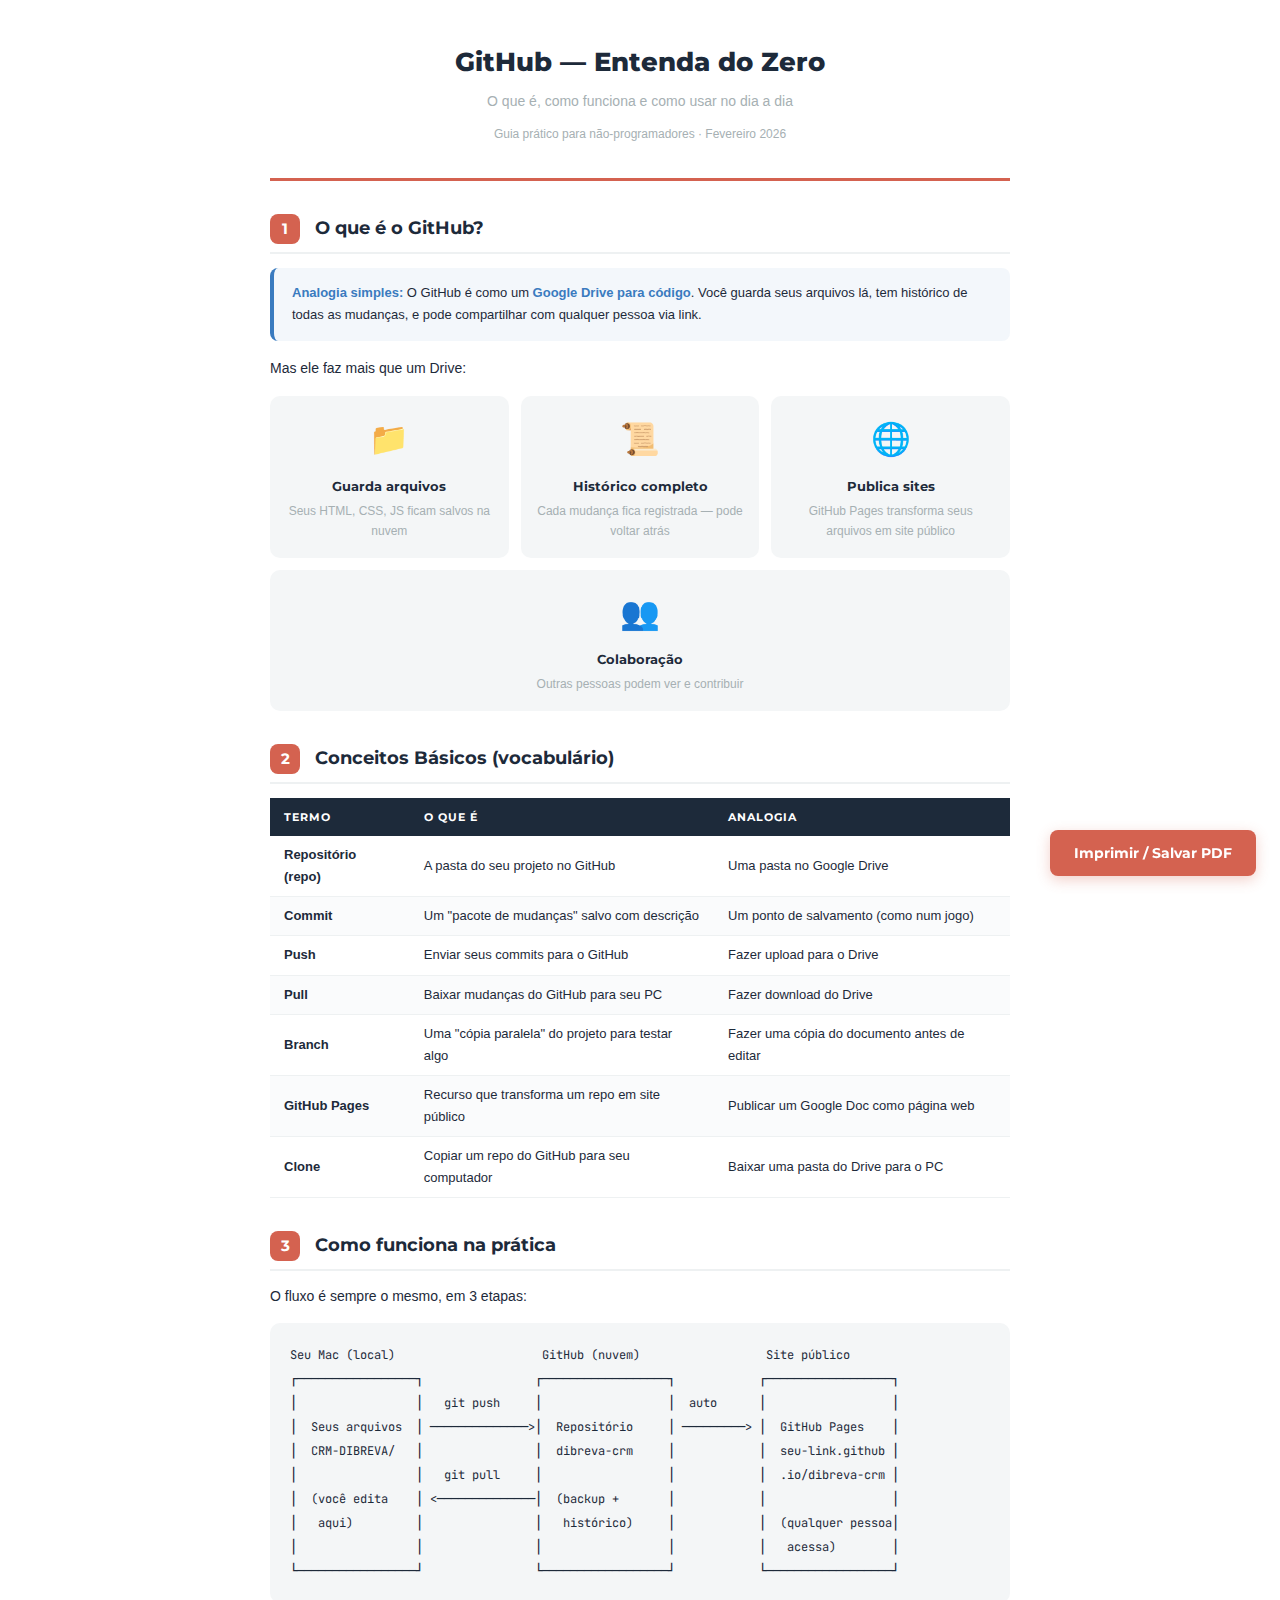
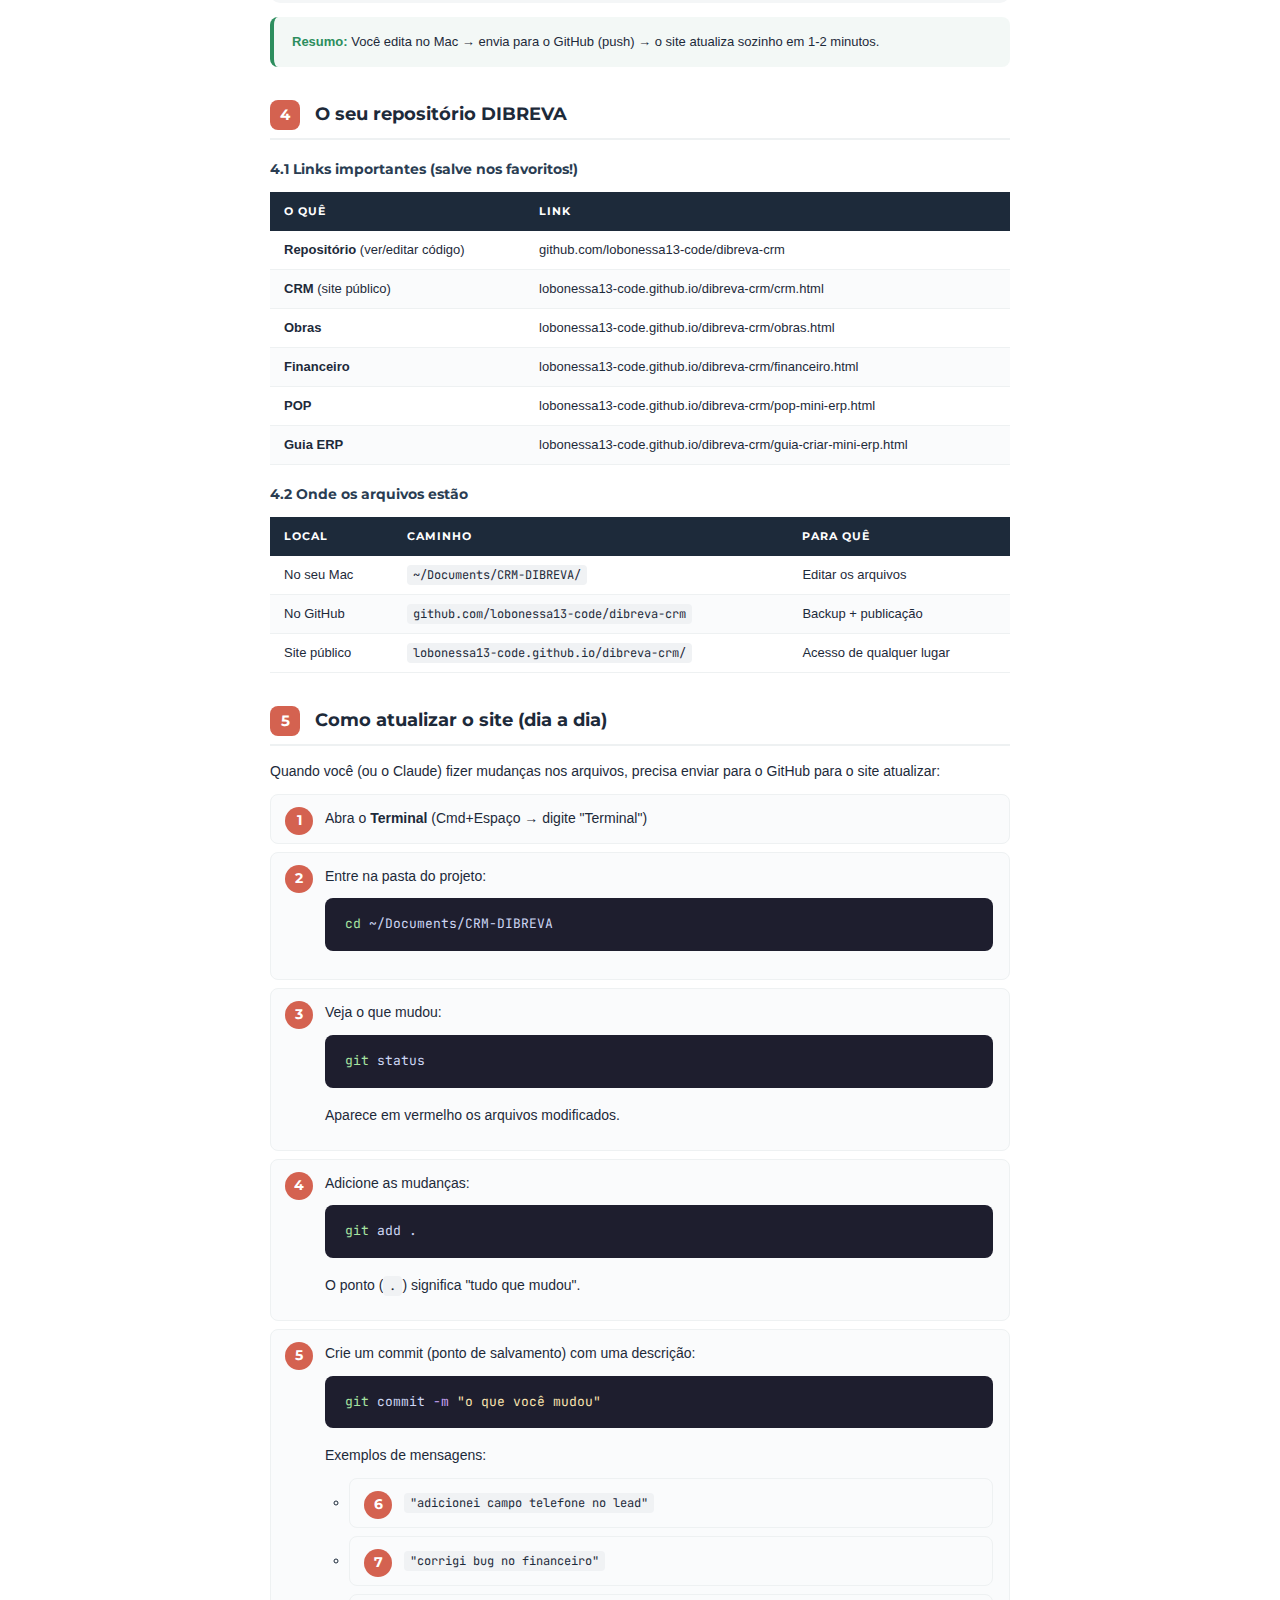
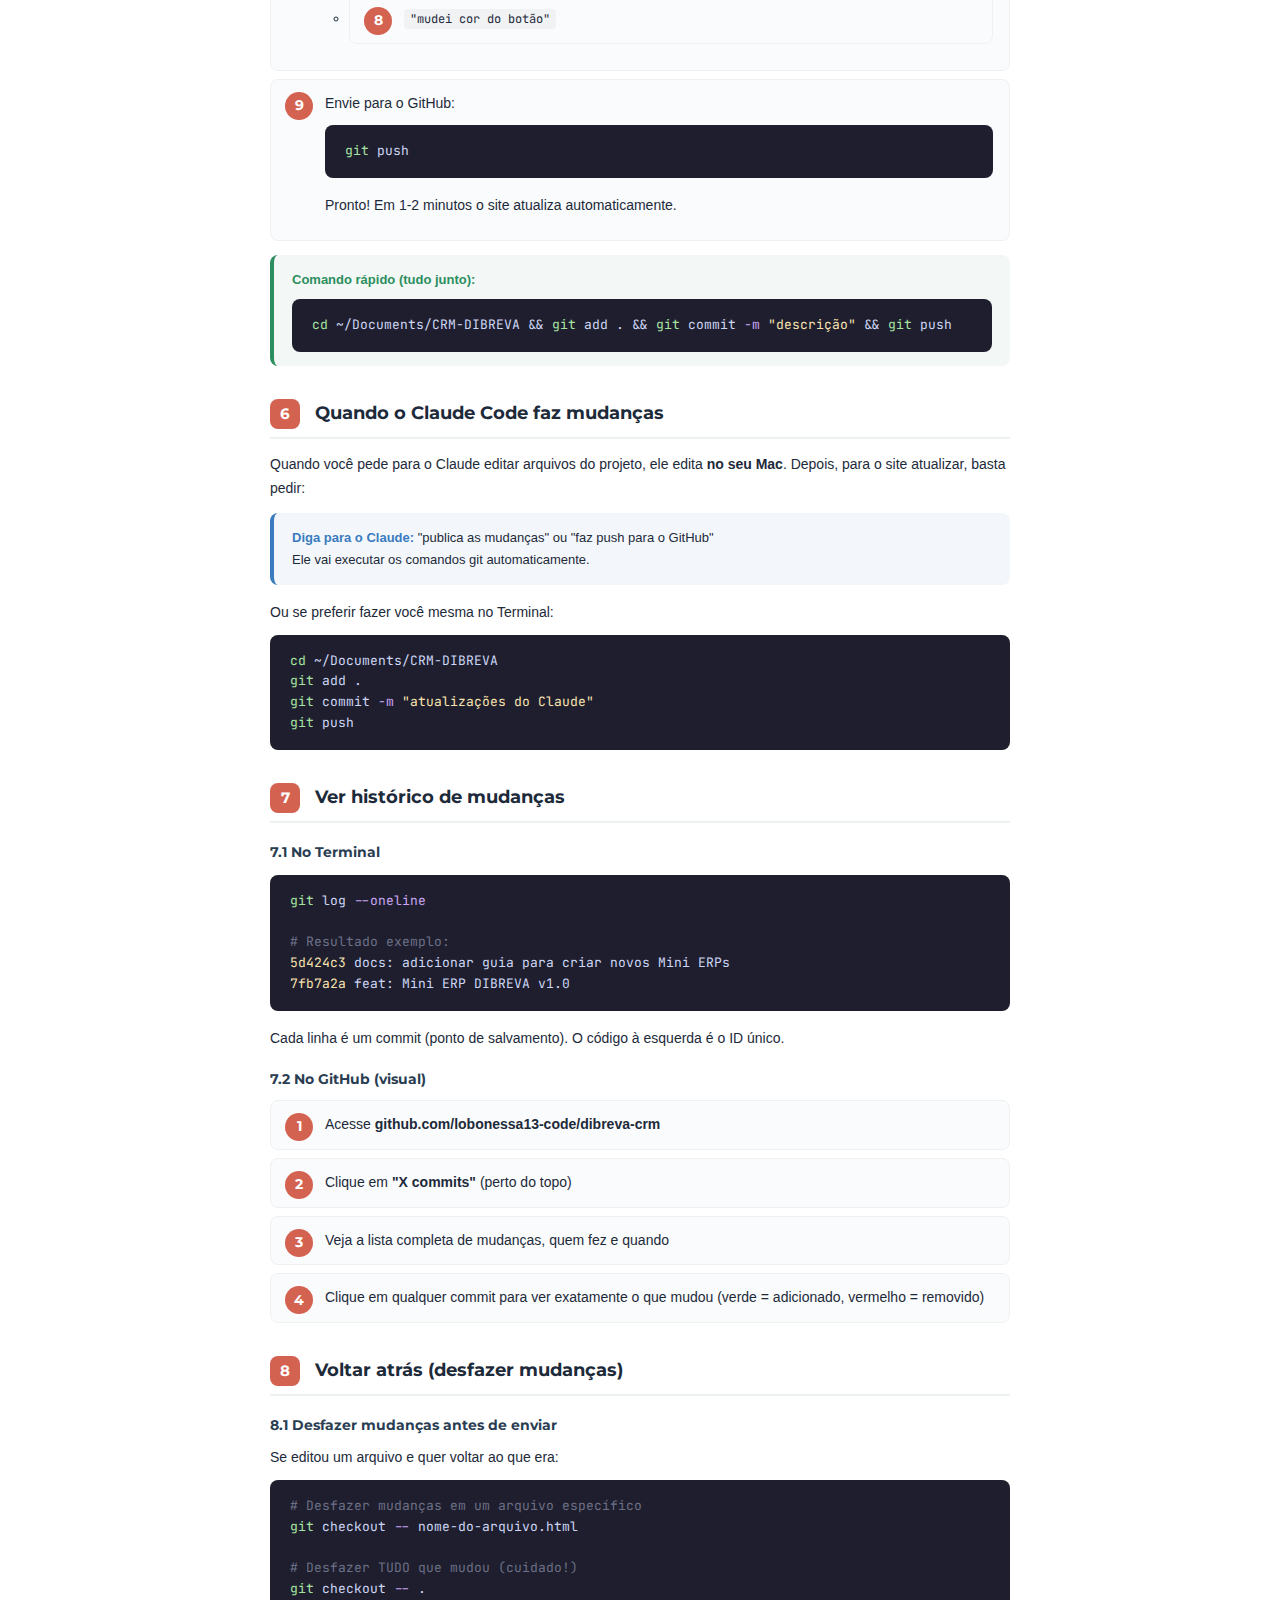
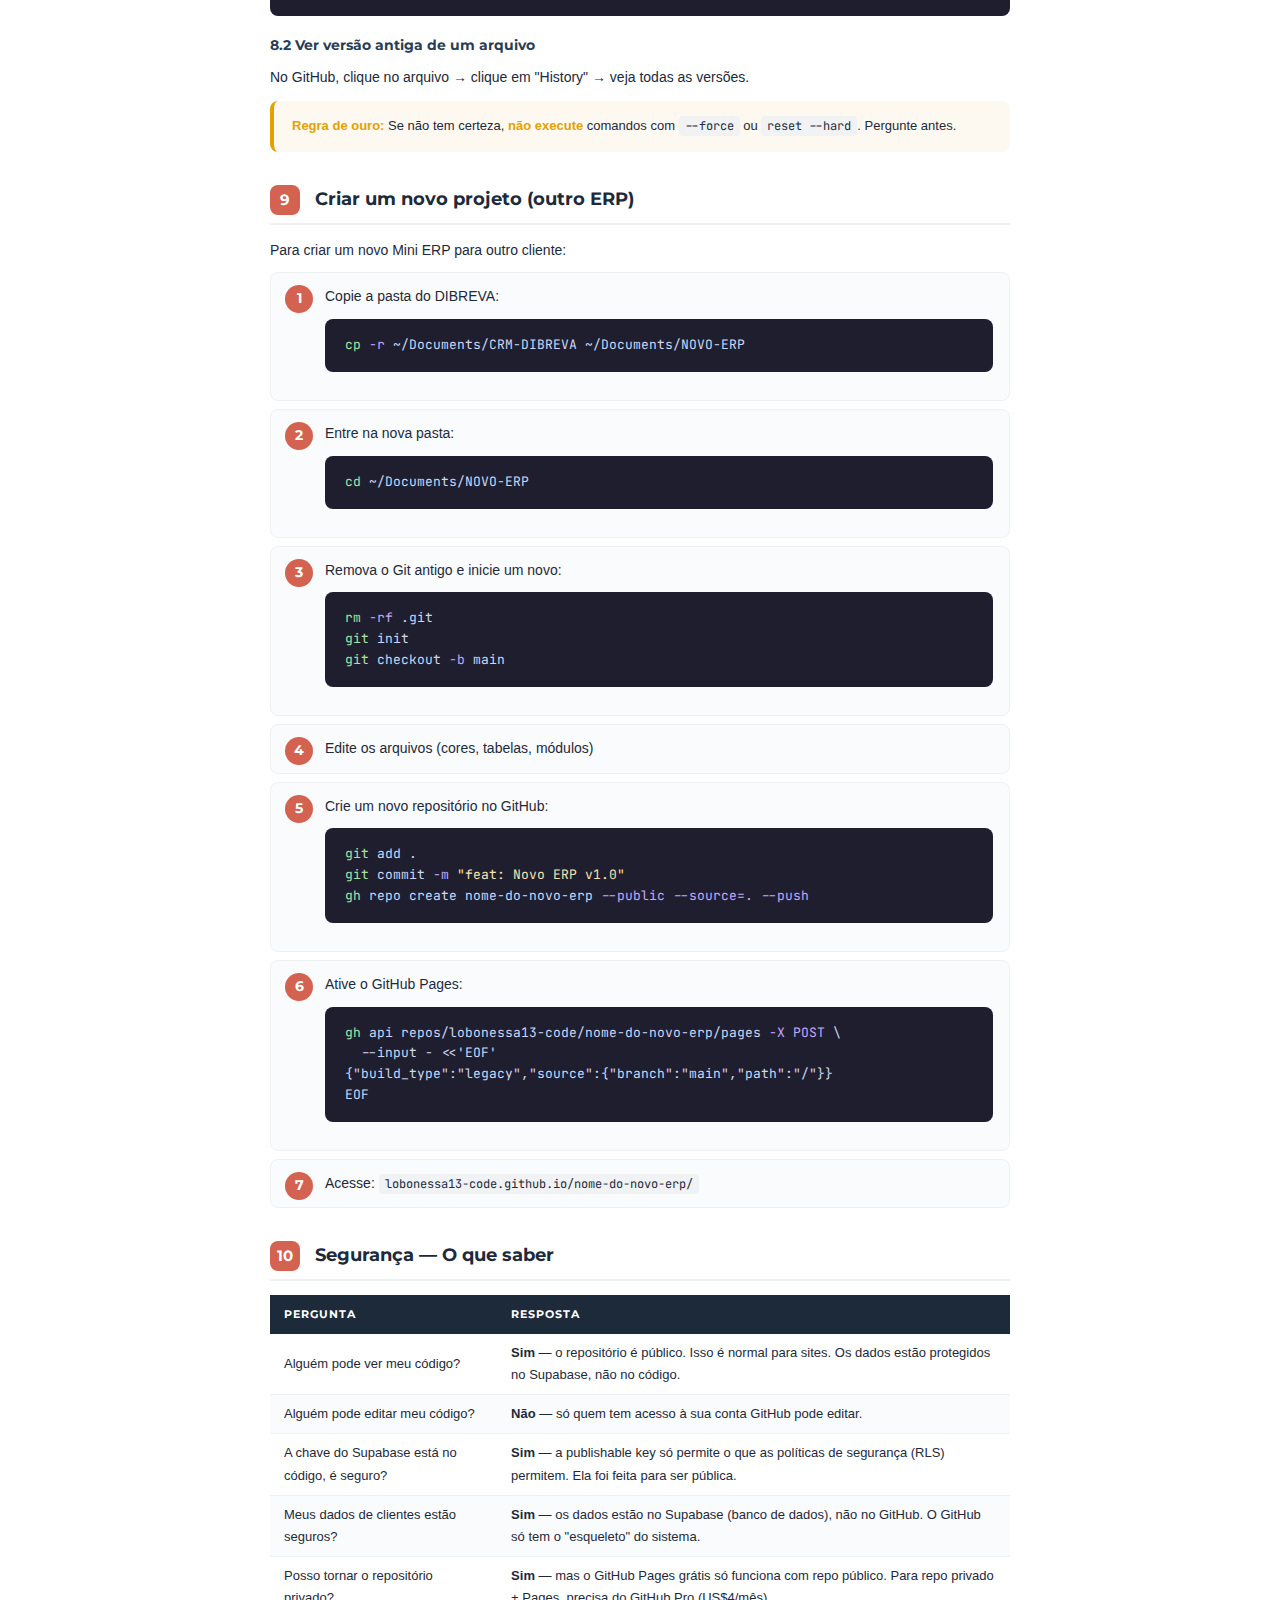
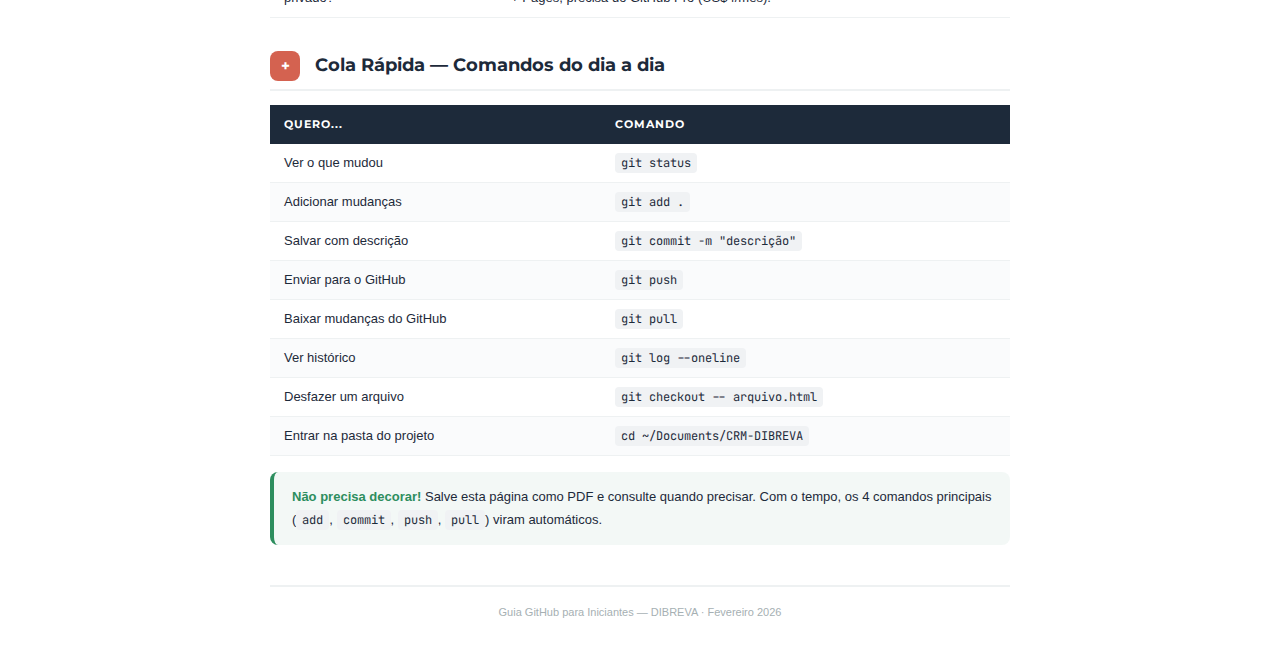
<file: guia-github.html>
<!DOCTYPE html>
<html lang="pt-BR">
<head>
  <meta charset="UTF-8">
  <meta name="viewport" content="width=device-width, initial-scale=1.0">
  <title>Guia GitHub — Entenda do Zero</title>
  <link href="https://fonts.googleapis.com/css2?family=Montserrat:wght@400;600;700;800&family=JetBrains+Mono:wght@400;500&display=swap" rel="stylesheet">
  <style>
    :root {
      --laranja: #D46250;
      --azul: #1D2A3A;
      --azul-light: #2A3D52;
      --cinza: #A6B0B3;
      --success: #2D8E5E;
      --warning: #E5A100;
      --info: #3A7BBF;
      --danger: #C43B3B;
    }
    @page { margin: 2cm; size: A4; }
    * { margin: 0; padding: 0; box-sizing: border-box; }
    body {
      font-family: Calibri, 'Segoe UI', sans-serif;
      color: var(--azul);
      background: #fff;
      line-height: 1.7;
      font-size: 14px;
      max-width: 820px;
      margin: 0 auto;
      padding: 40px;
    }

    .doc-header {
      text-align: center;
      border-bottom: 3px solid var(--laranja);
      padding-bottom: 24px;
      margin-bottom: 32px;
    }
    .doc-header h1 {
      font-family: 'Montserrat', sans-serif;
      font-size: 26px;
      font-weight: 800;
      margin-bottom: 6px;
    }
    .doc-header p { color: var(--cinza); }

    h2 {
      font-family: 'Montserrat', sans-serif;
      font-size: 18px;
      font-weight: 700;
      margin: 32px 0 14px;
      padding-bottom: 8px;
      border-bottom: 2px solid #EEF1F2;
    }
    h2 .num {
      display: inline-block;
      background: var(--laranja);
      color: #fff;
      width: 30px; height: 30px;
      border-radius: 8px;
      text-align: center;
      line-height: 30px;
      font-size: 15px;
      margin-right: 10px;
    }

    h3 {
      font-family: 'Montserrat', sans-serif;
      font-size: 14px;
      font-weight: 700;
      color: var(--azul-light);
      margin: 18px 0 8px;
    }

    p { margin-bottom: 10px; }
    ul, ol { margin: 8px 0 14px 24px; }
    li { margin-bottom: 6px; }

    code {
      background: #F0F2F4;
      padding: 2px 6px;
      border-radius: 4px;
      font-family: 'JetBrains Mono', monospace;
      font-size: 12px;
    }

    pre {
      background: #1E1E2E;
      color: #CDD6F4;
      font-family: 'JetBrains Mono', monospace;
      font-size: 13px;
      padding: 16px 20px;
      border-radius: 8px;
      margin: 10px 0 16px;
      line-height: 1.6;
      overflow-x: auto;
    }
    pre .comment { color: #6C7086; }
    pre .cmd { color: #A6E3A1; }
    pre .flag { color: #CBA6F7; }
    pre .str { color: #F9E2AF; }

    .box {
      padding: 14px 18px;
      border-radius: 8px;
      margin: 12px 0 16px;
      font-size: 13px;
    }
    .box-analogy {
      background: rgba(58,123,191,0.06);
      border-left: 4px solid var(--info);
    }
    .box-analogy strong { color: var(--info); }
    .box-tip {
      background: rgba(45,142,94,0.06);
      border-left: 4px solid var(--success);
    }
    .box-tip strong { color: var(--success); }
    .box-warn {
      background: rgba(229,161,0,0.06);
      border-left: 4px solid var(--warning);
    }
    .box-warn strong { color: var(--warning); }
    .box-danger {
      background: rgba(196,59,59,0.06);
      border-left: 4px solid var(--danger);
    }
    .box-danger strong { color: var(--danger); }

    .diagram {
      background: #F4F6F7;
      border-radius: 10px;
      padding: 20px;
      margin: 14px 0;
      font-family: 'JetBrains Mono', monospace;
      font-size: 12px;
      line-height: 2;
      white-space: pre;
      overflow-x: auto;
    }

    table {
      width: 100%;
      border-collapse: collapse;
      margin: 10px 0 16px;
      font-size: 13px;
    }
    th {
      font-family: 'Montserrat', sans-serif;
      font-size: 11px;
      font-weight: 700;
      letter-spacing: 1px;
      text-transform: uppercase;
      background: var(--azul);
      color: white;
      padding: 10px 14px;
      text-align: left;
    }
    td { padding: 8px 14px; border-bottom: 1px solid #EEF1F2; }
    tr:nth-child(even) { background: #FAFBFC; }

    .steps {
      list-style: none;
      counter-reset: step;
      margin-left: 0;
    }
    .steps li {
      counter-increment: step;
      padding: 12px 16px 12px 54px;
      position: relative;
      margin-bottom: 8px;
      background: #FAFBFC;
      border-radius: 8px;
      border: 1px solid #EEF1F2;
    }
    .steps li::before {
      content: counter(step);
      position: absolute;
      left: 14px; top: 12px;
      width: 28px; height: 28px;
      background: var(--laranja);
      color: white;
      font-family: 'Montserrat', sans-serif;
      font-weight: 700;
      font-size: 14px;
      border-radius: 50%;
      display: flex;
      align-items: center;
      justify-content: center;
    }

    .visual {
      display: flex;
      gap: 12px;
      margin: 16px 0;
      flex-wrap: wrap;
    }
    .visual-card {
      flex: 1;
      min-width: 200px;
      background: #F4F6F7;
      border-radius: 10px;
      padding: 16px;
      text-align: center;
    }
    .visual-card .icon {
      font-size: 32px;
      margin-bottom: 8px;
    }
    .visual-card h4 {
      font-family: 'Montserrat', sans-serif;
      font-size: 13px;
      font-weight: 700;
      margin-bottom: 4px;
    }
    .visual-card p {
      font-size: 12px;
      color: var(--cinza);
      margin: 0;
    }

    .doc-footer {
      margin-top: 40px;
      padding-top: 16px;
      border-top: 2px solid #EEF1F2;
      font-size: 11px;
      color: var(--cinza);
      text-align: center;
    }

    .print-btn {
      position: fixed;
      bottom: 24px;
      right: 24px;
      background: var(--laranja);
      color: white;
      border: none;
      padding: 14px 24px;
      border-radius: 8px;
      font-family: 'Montserrat', sans-serif;
      font-size: 14px;
      font-weight: 700;
      cursor: pointer;
      box-shadow: 0 4px 14px rgba(212,98,80,0.3);
    }
    .print-btn:hover { background: #C0574A; }
    @media print {
      body { padding: 0; max-width: none; }
      .print-btn { display: none; }
    }
  </style>
</head>
<body>

  <button class="print-btn" onclick="window.print()">Imprimir / Salvar PDF</button>

  <div class="doc-header">
    <h1>GitHub — Entenda do Zero</h1>
    <p>O que é, como funciona e como usar no dia a dia</p>
    <p style="font-size: 12px; margin-top: 4px;">Guia prático para não-programadores · Fevereiro 2026</p>
  </div>

  <!-- O QUE É -->
  <h2><span class="num">1</span> O que é o GitHub?</h2>

  <div class="box box-analogy">
    <strong>Analogia simples:</strong> O GitHub é como um <strong>Google Drive para código</strong>. Você guarda seus arquivos lá, tem histórico de todas as mudanças, e pode compartilhar com qualquer pessoa via link.
  </div>

  <p>Mas ele faz mais que um Drive:</p>

  <div class="visual">
    <div class="visual-card">
      <div class="icon">📁</div>
      <h4>Guarda arquivos</h4>
      <p>Seus HTML, CSS, JS ficam salvos na nuvem</p>
    </div>
    <div class="visual-card">
      <div class="icon">📜</div>
      <h4>Histórico completo</h4>
      <p>Cada mudança fica registrada — pode voltar atrás</p>
    </div>
    <div class="visual-card">
      <div class="icon">🌐</div>
      <h4>Publica sites</h4>
      <p>GitHub Pages transforma seus arquivos em site público</p>
    </div>
    <div class="visual-card">
      <div class="icon">👥</div>
      <h4>Colaboração</h4>
      <p>Outras pessoas podem ver e contribuir</p>
    </div>
  </div>

  <!-- CONCEITOS -->
  <h2><span class="num">2</span> Conceitos Básicos (vocabulário)</h2>

  <table>
    <thead>
      <tr><th>Termo</th><th>O que é</th><th>Analogia</th></tr>
    </thead>
    <tbody>
      <tr>
        <td><strong>Repositório (repo)</strong></td>
        <td>A pasta do seu projeto no GitHub</td>
        <td>Uma pasta no Google Drive</td>
      </tr>
      <tr>
        <td><strong>Commit</strong></td>
        <td>Um "pacote de mudanças" salvo com descrição</td>
        <td>Um ponto de salvamento (como num jogo)</td>
      </tr>
      <tr>
        <td><strong>Push</strong></td>
        <td>Enviar seus commits para o GitHub</td>
        <td>Fazer upload para o Drive</td>
      </tr>
      <tr>
        <td><strong>Pull</strong></td>
        <td>Baixar mudanças do GitHub para seu PC</td>
        <td>Fazer download do Drive</td>
      </tr>
      <tr>
        <td><strong>Branch</strong></td>
        <td>Uma "cópia paralela" do projeto para testar algo</td>
        <td>Fazer uma cópia do documento antes de editar</td>
      </tr>
      <tr>
        <td><strong>GitHub Pages</strong></td>
        <td>Recurso que transforma um repo em site público</td>
        <td>Publicar um Google Doc como página web</td>
      </tr>
      <tr>
        <td><strong>Clone</strong></td>
        <td>Copiar um repo do GitHub para seu computador</td>
        <td>Baixar uma pasta do Drive para o PC</td>
      </tr>
    </tbody>
  </table>

  <!-- COMO FUNCIONA -->
  <h2><span class="num">3</span> Como funciona na prática</h2>

  <p>O fluxo é sempre o mesmo, em 3 etapas:</p>

  <div class="diagram">Seu Mac (local)                     GitHub (nuvem)                  Site público
┌─────────────────┐                ┌──────────────────┐            ┌──────────────────┐
│                 │   git push     │                  │  auto      │                  │
│  Seus arquivos  │ ──────────────>│  Repositório     │ ─────────> │  GitHub Pages    │
│  CRM-DIBREVA/   │                │  dibreva-crm     │            │  seu-link.github │
│                 │   git pull     │                  │            │  .io/dibreva-crm │
│  (você edita    │ <──────────────│  (backup +       │            │                  │
│   aqui)         │                │   histórico)     │            │  (qualquer pessoa│
│                 │                │                  │            │   acessa)        │
└─────────────────┘                └──────────────────┘            └──────────────────┘</div>

  <div class="box box-tip">
    <strong>Resumo:</strong> Você edita no Mac → envia para o GitHub (push) → o site atualiza sozinho em 1-2 minutos.
  </div>

  <!-- O SEU REPOSITÓRIO -->
  <h2><span class="num">4</span> O seu repositório DIBREVA</h2>

  <h3>4.1 Links importantes (salve nos favoritos!)</h3>
  <table>
    <thead>
      <tr><th>O quê</th><th>Link</th></tr>
    </thead>
    <tbody>
      <tr><td><strong>Repositório</strong> (ver/editar código)</td><td>github.com/lobonessa13-code/dibreva-crm</td></tr>
      <tr><td><strong>CRM</strong> (site público)</td><td>lobonessa13-code.github.io/dibreva-crm/crm.html</td></tr>
      <tr><td><strong>Obras</strong></td><td>lobonessa13-code.github.io/dibreva-crm/obras.html</td></tr>
      <tr><td><strong>Financeiro</strong></td><td>lobonessa13-code.github.io/dibreva-crm/financeiro.html</td></tr>
      <tr><td><strong>POP</strong></td><td>lobonessa13-code.github.io/dibreva-crm/pop-mini-erp.html</td></tr>
      <tr><td><strong>Guia ERP</strong></td><td>lobonessa13-code.github.io/dibreva-crm/guia-criar-mini-erp.html</td></tr>
    </tbody>
  </table>

  <h3>4.2 Onde os arquivos estão</h3>
  <table>
    <thead>
      <tr><th>Local</th><th>Caminho</th><th>Para quê</th></tr>
    </thead>
    <tbody>
      <tr><td>No seu Mac</td><td><code>~/Documents/CRM-DIBREVA/</code></td><td>Editar os arquivos</td></tr>
      <tr><td>No GitHub</td><td><code>github.com/lobonessa13-code/dibreva-crm</code></td><td>Backup + publicação</td></tr>
      <tr><td>Site público</td><td><code>lobonessa13-code.github.io/dibreva-crm/</code></td><td>Acesso de qualquer lugar</td></tr>
    </tbody>
  </table>

  <!-- COMO ATUALIZAR -->
  <h2><span class="num">5</span> Como atualizar o site (dia a dia)</h2>

  <p>Quando você (ou o Claude) fizer mudanças nos arquivos, precisa enviar para o GitHub para o site atualizar:</p>

  <ol class="steps">
    <li>Abra o <strong>Terminal</strong> (Cmd+Espaço → digite "Terminal")</li>
    <li>Entre na pasta do projeto:
      <pre><span class="cmd">cd</span> ~/Documents/CRM-DIBREVA</pre>
    </li>
    <li>Veja o que mudou:
      <pre><span class="cmd">git</span> status</pre>
      <p>Aparece em vermelho os arquivos modificados.</p>
    </li>
    <li>Adicione as mudanças:
      <pre><span class="cmd">git</span> add .</pre>
      <p>O ponto (<code>.</code>) significa "tudo que mudou".</p>
    </li>
    <li>Crie um commit (ponto de salvamento) com uma descrição:
      <pre><span class="cmd">git</span> commit <span class="flag">-m</span> <span class="str">"o que você mudou"</span></pre>
      <p>Exemplos de mensagens:</p>
      <ul>
        <li><code>"adicionei campo telefone no lead"</code></li>
        <li><code>"corrigi bug no financeiro"</code></li>
        <li><code>"mudei cor do botão"</code></li>
      </ul>
    </li>
    <li>Envie para o GitHub:
      <pre><span class="cmd">git</span> push</pre>
      <p>Pronto! Em 1-2 minutos o site atualiza automaticamente.</p>
    </li>
  </ol>

  <div class="box box-tip">
    <strong>Comando rápido (tudo junto):</strong>
    <pre style="margin: 8px 0 0;"><span class="cmd">cd</span> ~/Documents/CRM-DIBREVA && <span class="cmd">git</span> add . && <span class="cmd">git</span> commit <span class="flag">-m</span> <span class="str">"descrição"</span> && <span class="cmd">git</span> push</pre>
  </div>

  <!-- QUANDO USAR CLAUDE CODE -->
  <h2><span class="num">6</span> Quando o Claude Code faz mudanças</h2>

  <p>Quando você pede para o Claude editar arquivos do projeto, ele edita <strong>no seu Mac</strong>. Depois, para o site atualizar, basta pedir:</p>

  <div class="box box-analogy">
    <strong>Diga para o Claude:</strong> "publica as mudanças" ou "faz push para o GitHub"<br>
    Ele vai executar os comandos git automaticamente.
  </div>

  <p>Ou se preferir fazer você mesma no Terminal:</p>
  <pre><span class="cmd">cd</span> ~/Documents/CRM-DIBREVA
<span class="cmd">git</span> add .
<span class="cmd">git</span> commit <span class="flag">-m</span> <span class="str">"atualizações do Claude"</span>
<span class="cmd">git</span> push</pre>

  <!-- VER HISTÓRICO -->
  <h2><span class="num">7</span> Ver histórico de mudanças</h2>

  <h3>7.1 No Terminal</h3>
  <pre><span class="cmd">git</span> log <span class="flag">--oneline</span>

<span class="comment"># Resultado exemplo:</span>
<span class="str">5d424c3</span> docs: adicionar guia para criar novos Mini ERPs
<span class="str">7fb7a2a</span> feat: Mini ERP DIBREVA v1.0</pre>

  <p>Cada linha é um commit (ponto de salvamento). O código à esquerda é o ID único.</p>

  <h3>7.2 No GitHub (visual)</h3>
  <ol class="steps">
    <li>Acesse <strong>github.com/lobonessa13-code/dibreva-crm</strong></li>
    <li>Clique em <strong>"X commits"</strong> (perto do topo)</li>
    <li>Veja a lista completa de mudanças, quem fez e quando</li>
    <li>Clique em qualquer commit para ver exatamente o que mudou (verde = adicionado, vermelho = removido)</li>
  </ol>

  <!-- VOLTAR ATRÁS -->
  <h2><span class="num">8</span> Voltar atrás (desfazer mudanças)</h2>

  <h3>8.1 Desfazer mudanças antes de enviar</h3>
  <p>Se editou um arquivo e quer voltar ao que era:</p>
  <pre><span class="comment"># Desfazer mudanças em um arquivo específico</span>
<span class="cmd">git</span> checkout <span class="flag">--</span> nome-do-arquivo.html

<span class="comment"># Desfazer TUDO que mudou (cuidado!)</span>
<span class="cmd">git</span> checkout <span class="flag">--</span> .</pre>

  <h3>8.2 Ver versão antiga de um arquivo</h3>
  <p>No GitHub, clique no arquivo → clique em "History" → veja todas as versões.</p>

  <div class="box box-warn">
    <strong>Regra de ouro:</strong> Se não tem certeza, <strong>não execute</strong> comandos com <code>--force</code> ou <code>reset --hard</code>. Pergunte antes.
  </div>

  <!-- CRIAR NOVO PROJETO -->
  <h2><span class="num">9</span> Criar um novo projeto (outro ERP)</h2>

  <p>Para criar um novo Mini ERP para outro cliente:</p>

  <ol class="steps">
    <li>Copie a pasta do DIBREVA:
      <pre><span class="cmd">cp</span> <span class="flag">-r</span> ~/Documents/CRM-DIBREVA ~/Documents/NOVO-ERP</pre>
    </li>
    <li>Entre na nova pasta:
      <pre><span class="cmd">cd</span> ~/Documents/NOVO-ERP</pre>
    </li>
    <li>Remova o Git antigo e inicie um novo:
      <pre><span class="cmd">rm</span> <span class="flag">-rf</span> .git
<span class="cmd">git</span> init
<span class="cmd">git</span> checkout <span class="flag">-b</span> main</pre>
    </li>
    <li>Edite os arquivos (cores, tabelas, módulos)</li>
    <li>Crie um novo repositório no GitHub:
      <pre><span class="cmd">git</span> add .
<span class="cmd">git</span> commit <span class="flag">-m</span> <span class="str">"feat: Novo ERP v1.0"</span>
<span class="cmd">gh</span> repo create nome-do-novo-erp <span class="flag">--public --source=. --push</span></pre>
    </li>
    <li>Ative o GitHub Pages:
      <pre><span class="cmd">gh</span> api repos/lobonessa13-code/nome-do-novo-erp/pages <span class="flag">-X POST</span> \
  --input - &lt;&lt;'EOF'
{"build_type":"legacy","source":{"branch":"main","path":"/"}}
EOF</pre>
    </li>
    <li>Acesse: <code>lobonessa13-code.github.io/nome-do-novo-erp/</code></li>
  </ol>

  <!-- SEGURANÇA -->
  <h2><span class="num">10</span> Segurança — O que saber</h2>

  <table>
    <thead>
      <tr><th>Pergunta</th><th>Resposta</th></tr>
    </thead>
    <tbody>
      <tr>
        <td>Alguém pode ver meu código?</td>
        <td><strong>Sim</strong> — o repositório é público. Isso é normal para sites. Os dados estão protegidos no Supabase, não no código.</td>
      </tr>
      <tr>
        <td>Alguém pode editar meu código?</td>
        <td><strong>Não</strong> — só quem tem acesso à sua conta GitHub pode editar.</td>
      </tr>
      <tr>
        <td>A chave do Supabase está no código, é seguro?</td>
        <td><strong>Sim</strong> — a publishable key só permite o que as políticas de segurança (RLS) permitem. Ela foi feita para ser pública.</td>
      </tr>
      <tr>
        <td>Meus dados de clientes estão seguros?</td>
        <td><strong>Sim</strong> — os dados estão no Supabase (banco de dados), não no GitHub. O GitHub só tem o "esqueleto" do sistema.</td>
      </tr>
      <tr>
        <td>Posso tornar o repositório privado?</td>
        <td><strong>Sim</strong> — mas o GitHub Pages grátis só funciona com repo público. Para repo privado + Pages, precisa do GitHub Pro (US$4/mês).</td>
      </tr>
    </tbody>
  </table>

  <!-- GLOSSÁRIO RÁPIDO -->
  <h2><span class="num">+</span> Cola Rápida — Comandos do dia a dia</h2>

  <table>
    <thead>
      <tr><th>Quero...</th><th>Comando</th></tr>
    </thead>
    <tbody>
      <tr><td>Ver o que mudou</td><td><code>git status</code></td></tr>
      <tr><td>Adicionar mudanças</td><td><code>git add .</code></td></tr>
      <tr><td>Salvar com descrição</td><td><code>git commit -m "descrição"</code></td></tr>
      <tr><td>Enviar para o GitHub</td><td><code>git push</code></td></tr>
      <tr><td>Baixar mudanças do GitHub</td><td><code>git pull</code></td></tr>
      <tr><td>Ver histórico</td><td><code>git log --oneline</code></td></tr>
      <tr><td>Desfazer um arquivo</td><td><code>git checkout -- arquivo.html</code></td></tr>
      <tr><td>Entrar na pasta do projeto</td><td><code>cd ~/Documents/CRM-DIBREVA</code></td></tr>
    </tbody>
  </table>

  <div class="box box-tip">
    <strong>Não precisa decorar!</strong> Salve esta página como PDF e consulte quando precisar. Com o tempo, os 4 comandos principais (<code>add</code>, <code>commit</code>, <code>push</code>, <code>pull</code>) viram automáticos.
  </div>

  <div class="doc-footer">
    <p>Guia GitHub para Iniciantes — DIBREVA · Fevereiro 2026</p>
  </div>

</body>
</html>
</file>
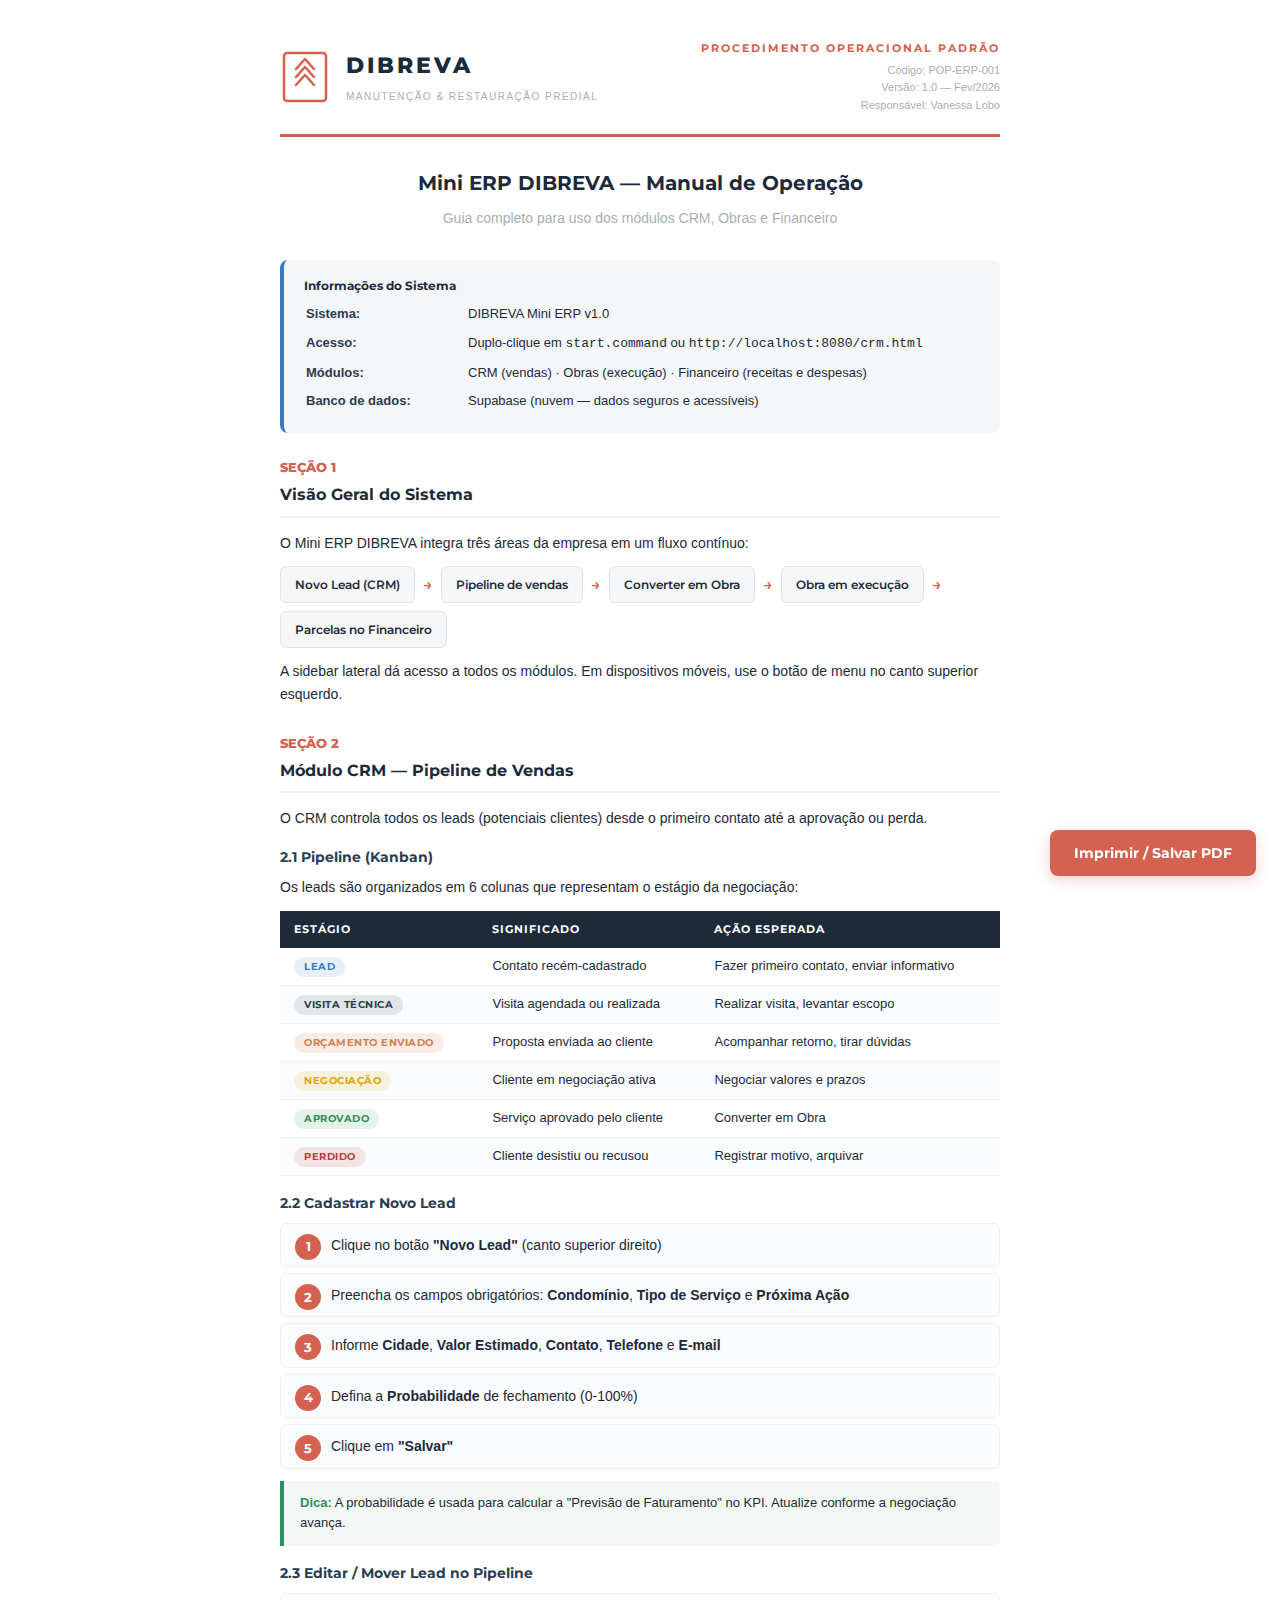
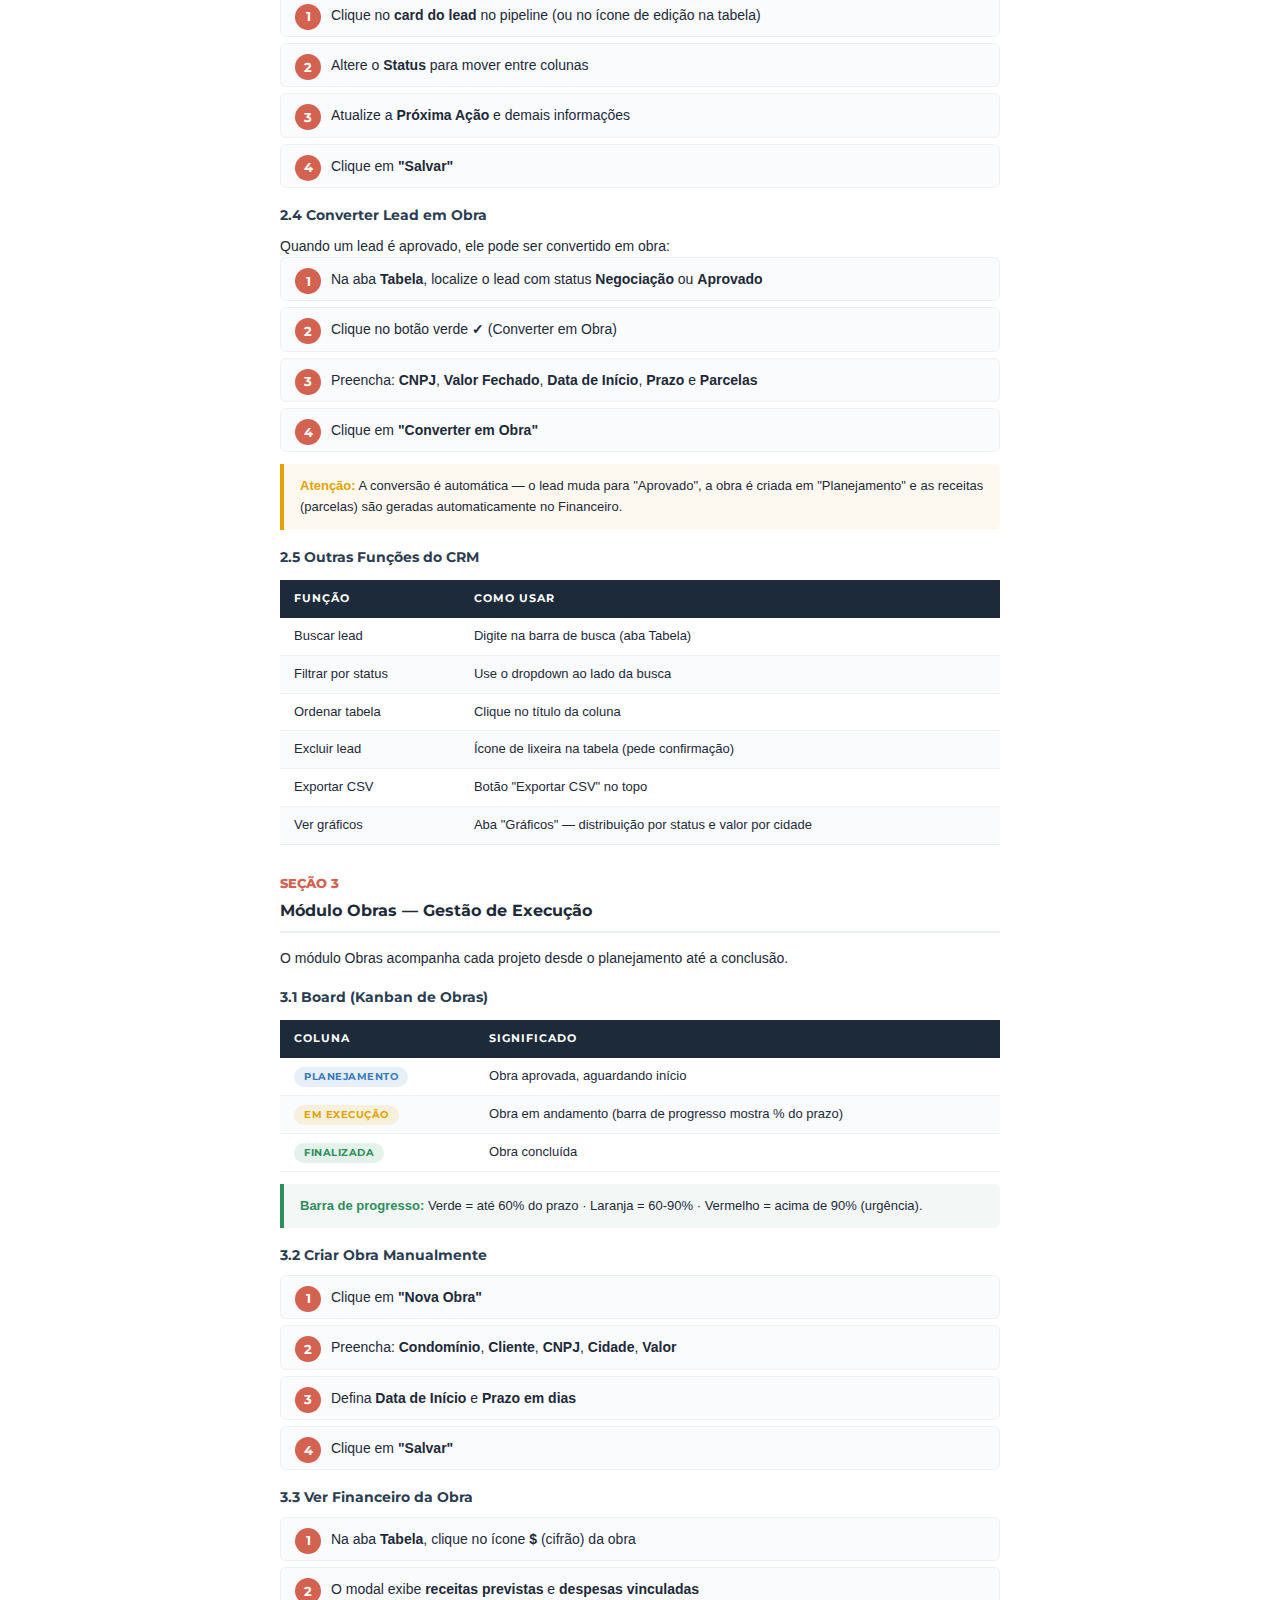
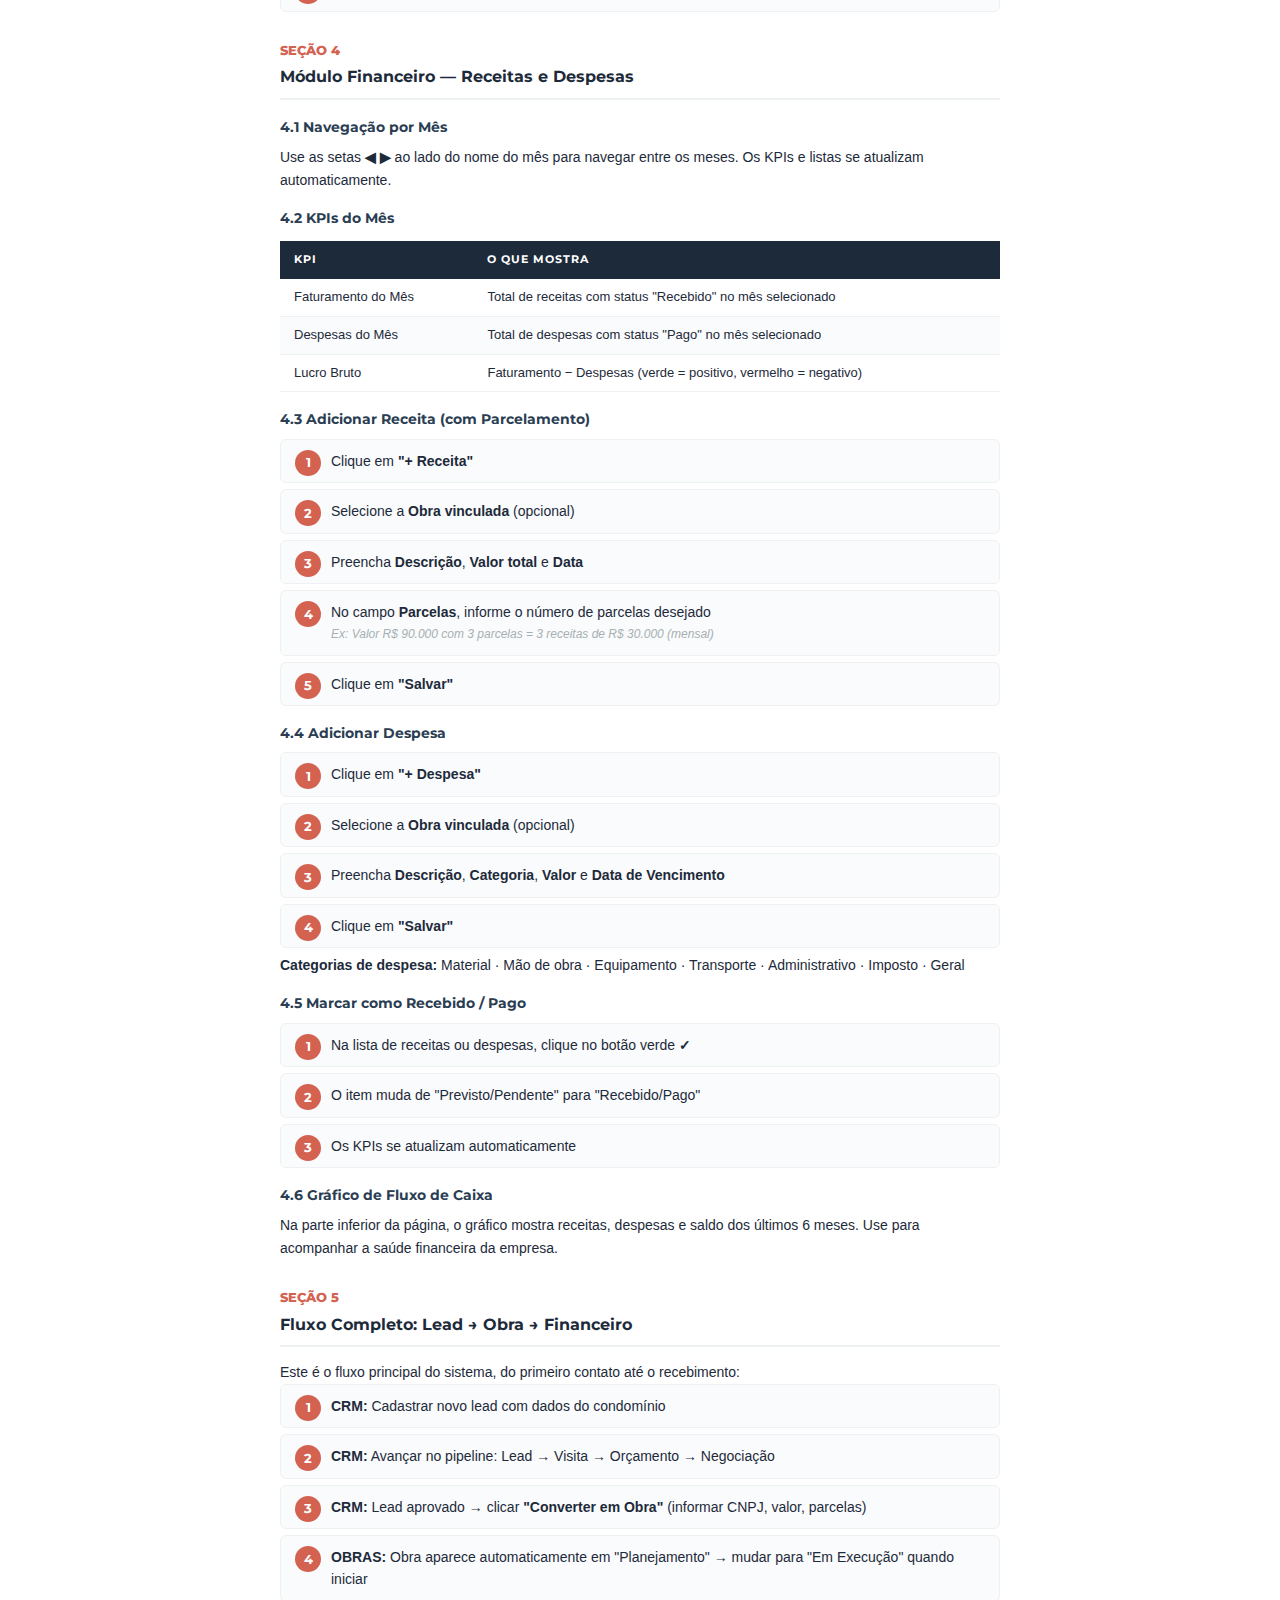
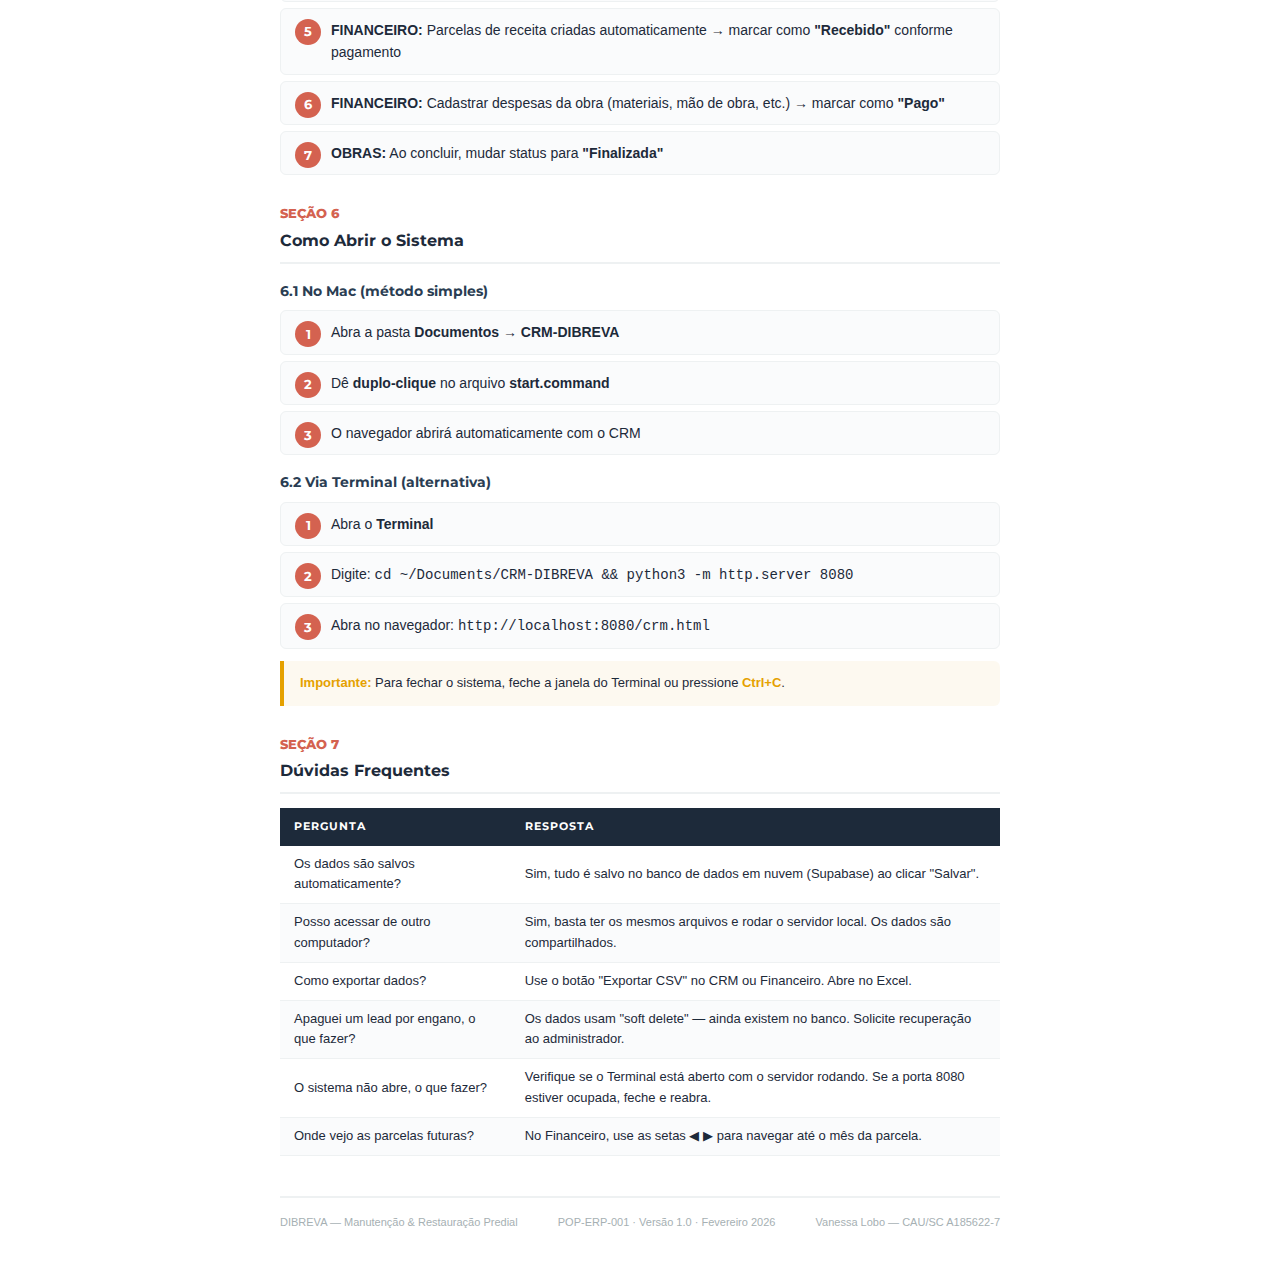
<file: pop-mini-erp.html>
<!DOCTYPE html>
<html lang="pt-BR">
<head>
  <meta charset="UTF-8">
  <meta name="viewport" content="width=device-width, initial-scale=1.0">
  <title>POP — DIBREVA Mini ERP</title>
  <link href="https://fonts.googleapis.com/css2?family=Montserrat:wght@400;600;700;800&display=swap" rel="stylesheet">
  <style>
    :root {
      --laranja: #D46250;
      --azul: #1D2A3A;
      --azul-light: #2A3D52;
      --cinza: #A6B0B3;
      --cinza-light: #C8CED0;
      --bg: #FFFFFF;
      --success: #2D8E5E;
      --warning: #E5A100;
      --danger: #C43B3B;
      --info: #3A7BBF;
    }

    @page {
      margin: 2cm 2.5cm;
      size: A4;
    }

    * { margin: 0; padding: 0; box-sizing: border-box; }

    body {
      font-family: Calibri, 'Segoe UI', Tahoma, sans-serif;
      color: var(--azul);
      background: var(--bg);
      line-height: 1.6;
      font-size: 14px;
      max-width: 800px;
      margin: 0 auto;
      padding: 40px;
    }

    /* Header do documento */
    .doc-header {
      display: flex;
      justify-content: space-between;
      align-items: center;
      border-bottom: 3px solid var(--laranja);
      padding-bottom: 20px;
      margin-bottom: 30px;
    }

    .doc-header-left {
      display: flex;
      align-items: center;
      gap: 16px;
    }

    .doc-header svg { width: 50px; height: auto; }

    .doc-header-brand h1 {
      font-family: 'Montserrat', sans-serif;
      font-size: 22px;
      font-weight: 800;
      letter-spacing: 3px;
      color: var(--azul);
    }

    .doc-header-brand small {
      font-size: 10px;
      letter-spacing: 1.5px;
      color: var(--cinza);
      text-transform: uppercase;
    }

    .doc-header-right {
      text-align: right;
    }

    .doc-header-right .doc-type {
      font-family: 'Montserrat', sans-serif;
      font-size: 11px;
      font-weight: 700;
      letter-spacing: 2px;
      text-transform: uppercase;
      color: var(--laranja);
      margin-bottom: 4px;
    }

    .doc-header-right .doc-meta {
      font-size: 11px;
      color: var(--cinza);
    }

    /* Título do documento */
    .doc-title {
      font-family: 'Montserrat', sans-serif;
      font-size: 20px;
      font-weight: 700;
      color: var(--azul);
      text-align: center;
      margin-bottom: 8px;
    }

    .doc-subtitle {
      text-align: center;
      font-size: 14px;
      color: var(--cinza);
      margin-bottom: 30px;
    }

    /* Info box */
    .info-box {
      background: #F4F6F7;
      border-radius: 8px;
      padding: 16px 20px;
      margin-bottom: 24px;
      border-left: 4px solid var(--info);
    }

    .info-box strong {
      font-family: 'Montserrat', sans-serif;
      font-size: 12px;
      font-weight: 700;
      color: var(--azul);
      display: block;
      margin-bottom: 4px;
    }

    .info-box table {
      width: 100%;
      font-size: 13px;
    }

    .info-box td { padding: 3px 0; }
    .info-box td:first-child { font-weight: 600; width: 160px; color: var(--azul-light); }

    /* Seções */
    .section {
      margin-bottom: 28px;
      page-break-inside: avoid;
    }

    .section-number {
      font-family: 'Montserrat', sans-serif;
      font-size: 13px;
      font-weight: 800;
      color: var(--laranja);
      margin-bottom: 4px;
    }

    .section h2 {
      font-family: 'Montserrat', sans-serif;
      font-size: 16px;
      font-weight: 700;
      color: var(--azul);
      border-bottom: 2px solid #EEF1F2;
      padding-bottom: 8px;
      margin-bottom: 14px;
    }

    .section h3 {
      font-family: 'Montserrat', sans-serif;
      font-size: 14px;
      font-weight: 700;
      color: var(--azul-light);
      margin: 16px 0 8px;
    }

    /* Listas de passos */
    .steps {
      list-style: none;
      counter-reset: step;
    }

    .steps li {
      counter-increment: step;
      padding: 10px 16px 10px 50px;
      position: relative;
      margin-bottom: 6px;
      background: #FAFBFC;
      border-radius: 6px;
      border: 1px solid #EEF1F2;
    }

    .steps li::before {
      content: counter(step);
      position: absolute;
      left: 14px;
      top: 10px;
      width: 26px;
      height: 26px;
      background: var(--laranja);
      color: white;
      font-family: 'Montserrat', sans-serif;
      font-weight: 700;
      font-size: 13px;
      border-radius: 50%;
      display: flex;
      align-items: center;
      justify-content: center;
    }

    .steps li strong { color: var(--azul); }
    .steps li .hint { font-size: 12px; color: var(--cinza); font-style: italic; margin-top: 2px; }

    /* Tabelas */
    table.pop-table {
      width: 100%;
      border-collapse: collapse;
      margin: 12px 0;
      font-size: 13px;
    }

    table.pop-table th {
      font-family: 'Montserrat', sans-serif;
      font-size: 11px;
      font-weight: 700;
      letter-spacing: 1px;
      text-transform: uppercase;
      background: var(--azul);
      color: white;
      padding: 10px 14px;
      text-align: left;
    }

    table.pop-table td {
      padding: 8px 14px;
      border-bottom: 1px solid #EEF1F2;
    }

    table.pop-table tr:nth-child(even) { background: #FAFBFC; }

    /* Badge inline */
    .pop-badge {
      display: inline-block;
      padding: 2px 10px;
      border-radius: 12px;
      font-family: 'Montserrat', sans-serif;
      font-size: 10px;
      font-weight: 700;
      letter-spacing: 0.5px;
    }
    .pop-badge.blue { background: rgba(58,123,191,0.12); color: var(--info); }
    .pop-badge.dark { background: rgba(29,42,58,0.1); color: var(--azul-light); }
    .pop-badge.orange { background: rgba(211,126,83,0.15); color: #D37E53; }
    .pop-badge.yellow { background: rgba(229,161,0,0.12); color: var(--warning); }
    .pop-badge.green { background: rgba(45,142,94,0.12); color: var(--success); }
    .pop-badge.red { background: rgba(196,59,59,0.12); color: var(--danger); }

    /* Fluxograma */
    .flow {
      display: flex;
      align-items: center;
      gap: 8px;
      flex-wrap: wrap;
      margin: 12px 0;
      font-family: 'Montserrat', sans-serif;
      font-size: 12px;
      font-weight: 600;
    }

    .flow-step {
      background: #F4F6F7;
      padding: 8px 14px;
      border-radius: 6px;
      border: 1px solid #E0E4E6;
    }

    .flow-arrow { color: var(--laranja); font-size: 16px; }

    /* Dica */
    .tip {
      background: rgba(45,142,94,0.06);
      border-left: 4px solid var(--success);
      padding: 12px 16px;
      border-radius: 0 6px 6px 0;
      margin: 12px 0;
      font-size: 13px;
    }

    .tip strong { color: var(--success); }

    .warning-box {
      background: rgba(229,161,0,0.06);
      border-left: 4px solid var(--warning);
      padding: 12px 16px;
      border-radius: 0 6px 6px 0;
      margin: 12px 0;
      font-size: 13px;
    }

    .warning-box strong { color: var(--warning); }

    /* Rodapé */
    .doc-footer {
      margin-top: 40px;
      padding-top: 16px;
      border-top: 2px solid #EEF1F2;
      display: flex;
      justify-content: space-between;
      font-size: 11px;
      color: var(--cinza);
    }

    /* Print */
    @media print {
      body { padding: 0; max-width: none; }
      .no-print { display: none; }
      .section { page-break-inside: avoid; }
    }

    /* Botão imprimir */
    .print-btn {
      position: fixed;
      bottom: 24px;
      right: 24px;
      background: var(--laranja);
      color: white;
      border: none;
      padding: 14px 24px;
      border-radius: 8px;
      font-family: 'Montserrat', sans-serif;
      font-size: 14px;
      font-weight: 700;
      cursor: pointer;
      box-shadow: 0 4px 14px rgba(212,98,80,0.3);
    }
    .print-btn:hover { background: #C0574A; }
  </style>
</head>
<body>

  <button class="print-btn no-print" onclick="window.print()">Imprimir / Salvar PDF</button>

  <!-- HEADER -->
  <div class="doc-header">
    <div class="doc-header-left">
      <svg viewBox="0 0 50 60" xmlns="http://www.w3.org/2000/svg">
        <rect x="4" y="6" width="42" height="48" rx="3" fill="none" stroke="#D46250" stroke-width="2.5"/>
        <polyline points="16,38 25,28 34,38" fill="none" stroke="#D46250" stroke-width="2.5" stroke-linecap="round" stroke-linejoin="round"/>
        <polyline points="16,30 25,20 34,30" fill="none" stroke="#D46250" stroke-width="2.5" stroke-linecap="round" stroke-linejoin="round"/>
        <polyline points="16,22 25,12 34,22" fill="none" stroke="#D46250" stroke-width="2.5" stroke-linecap="round" stroke-linejoin="round"/>
      </svg>
      <div class="doc-header-brand">
        <h1>DIBREVA</h1>
        <small>Manutenção & Restauração Predial</small>
      </div>
    </div>
    <div class="doc-header-right">
      <div class="doc-type">Procedimento Operacional Padrão</div>
      <div class="doc-meta">
        Código: POP-ERP-001<br>
        Versão: 1.0 — Fev/2026<br>
        Responsável: Vanessa Lobo
      </div>
    </div>
  </div>

  <!-- TÍTULO -->
  <div class="doc-title">Mini ERP DIBREVA — Manual de Operação</div>
  <div class="doc-subtitle">Guia completo para uso dos módulos CRM, Obras e Financeiro</div>

  <!-- INFORMAÇÕES GERAIS -->
  <div class="info-box">
    <strong>Informações do Sistema</strong>
    <table>
      <tr><td>Sistema:</td><td>DIBREVA Mini ERP v1.0</td></tr>
      <tr><td>Acesso:</td><td>Duplo-clique em <code>start.command</code> ou <code>http://localhost:8080/crm.html</code></td></tr>
      <tr><td>Módulos:</td><td>CRM (vendas) · Obras (execução) · Financeiro (receitas e despesas)</td></tr>
      <tr><td>Banco de dados:</td><td>Supabase (nuvem — dados seguros e acessíveis)</td></tr>
    </table>
  </div>

  <!-- 1. VISÃO GERAL -->
  <div class="section">
    <div class="section-number">SEÇÃO 1</div>
    <h2>Visão Geral do Sistema</h2>
    <p>O Mini ERP DIBREVA integra três áreas da empresa em um fluxo contínuo:</p>

    <div class="flow">
      <div class="flow-step">Novo Lead (CRM)</div>
      <span class="flow-arrow">→</span>
      <div class="flow-step">Pipeline de vendas</div>
      <span class="flow-arrow">→</span>
      <div class="flow-step">Converter em Obra</div>
      <span class="flow-arrow">→</span>
      <div class="flow-step">Obra em execução</div>
      <span class="flow-arrow">→</span>
      <div class="flow-step">Parcelas no Financeiro</div>
    </div>

    <p>A sidebar lateral dá acesso a todos os módulos. Em dispositivos móveis, use o botão de menu no canto superior esquerdo.</p>
  </div>

  <!-- 2. CRM -->
  <div class="section">
    <div class="section-number">SEÇÃO 2</div>
    <h2>Módulo CRM — Pipeline de Vendas</h2>

    <p>O CRM controla todos os leads (potenciais clientes) desde o primeiro contato até a aprovação ou perda.</p>

    <h3>2.1 Pipeline (Kanban)</h3>
    <p>Os leads são organizados em 6 colunas que representam o estágio da negociação:</p>

    <table class="pop-table">
      <thead>
        <tr><th>Estágio</th><th>Significado</th><th>Ação Esperada</th></tr>
      </thead>
      <tbody>
        <tr><td><span class="pop-badge blue">LEAD</span></td><td>Contato recém-cadastrado</td><td>Fazer primeiro contato, enviar informativo</td></tr>
        <tr><td><span class="pop-badge dark">VISITA TÉCNICA</span></td><td>Visita agendada ou realizada</td><td>Realizar visita, levantar escopo</td></tr>
        <tr><td><span class="pop-badge orange">ORÇAMENTO ENVIADO</span></td><td>Proposta enviada ao cliente</td><td>Acompanhar retorno, tirar dúvidas</td></tr>
        <tr><td><span class="pop-badge yellow">NEGOCIAÇÃO</span></td><td>Cliente em negociação ativa</td><td>Negociar valores e prazos</td></tr>
        <tr><td><span class="pop-badge green">APROVADO</span></td><td>Serviço aprovado pelo cliente</td><td>Converter em Obra</td></tr>
        <tr><td><span class="pop-badge red">PERDIDO</span></td><td>Cliente desistiu ou recusou</td><td>Registrar motivo, arquivar</td></tr>
      </tbody>
    </table>

    <h3>2.2 Cadastrar Novo Lead</h3>
    <ol class="steps">
      <li>Clique no botão <strong>"Novo Lead"</strong> (canto superior direito)</li>
      <li>Preencha os campos obrigatórios: <strong>Condomínio</strong>, <strong>Tipo de Serviço</strong> e <strong>Próxima Ação</strong></li>
      <li>Informe <strong>Cidade</strong>, <strong>Valor Estimado</strong>, <strong>Contato</strong>, <strong>Telefone</strong> e <strong>E-mail</strong></li>
      <li>Defina a <strong>Probabilidade</strong> de fechamento (0-100%)</li>
      <li>Clique em <strong>"Salvar"</strong></li>
    </ol>

    <div class="tip">
      <strong>Dica:</strong> A probabilidade é usada para calcular a "Previsão de Faturamento" no KPI. Atualize conforme a negociação avança.
    </div>

    <h3>2.3 Editar / Mover Lead no Pipeline</h3>
    <ol class="steps">
      <li>Clique no <strong>card do lead</strong> no pipeline (ou no ícone de edição na tabela)</li>
      <li>Altere o <strong>Status</strong> para mover entre colunas</li>
      <li>Atualize a <strong>Próxima Ação</strong> e demais informações</li>
      <li>Clique em <strong>"Salvar"</strong></li>
    </ol>

    <h3>2.4 Converter Lead em Obra</h3>
    <p>Quando um lead é aprovado, ele pode ser convertido em obra:</p>
    <ol class="steps">
      <li>Na aba <strong>Tabela</strong>, localize o lead com status <strong>Negociação</strong> ou <strong>Aprovado</strong></li>
      <li>Clique no botão verde <strong>✓</strong> (Converter em Obra)</li>
      <li>Preencha: <strong>CNPJ</strong>, <strong>Valor Fechado</strong>, <strong>Data de Início</strong>, <strong>Prazo</strong> e <strong>Parcelas</strong></li>
      <li>Clique em <strong>"Converter em Obra"</strong></li>
    </ol>

    <div class="warning-box">
      <strong>Atenção:</strong> A conversão é automática — o lead muda para "Aprovado", a obra é criada em "Planejamento" e as receitas (parcelas) são geradas automaticamente no Financeiro.
    </div>

    <h3>2.5 Outras Funções do CRM</h3>
    <table class="pop-table">
      <thead>
        <tr><th>Função</th><th>Como Usar</th></tr>
      </thead>
      <tbody>
        <tr><td>Buscar lead</td><td>Digite na barra de busca (aba Tabela)</td></tr>
        <tr><td>Filtrar por status</td><td>Use o dropdown ao lado da busca</td></tr>
        <tr><td>Ordenar tabela</td><td>Clique no título da coluna</td></tr>
        <tr><td>Excluir lead</td><td>Ícone de lixeira na tabela (pede confirmação)</td></tr>
        <tr><td>Exportar CSV</td><td>Botão "Exportar CSV" no topo</td></tr>
        <tr><td>Ver gráficos</td><td>Aba "Gráficos" — distribuição por status e valor por cidade</td></tr>
      </tbody>
    </table>
  </div>

  <!-- 3. OBRAS -->
  <div class="section">
    <div class="section-number">SEÇÃO 3</div>
    <h2>Módulo Obras — Gestão de Execução</h2>

    <p>O módulo Obras acompanha cada projeto desde o planejamento até a conclusão.</p>

    <h3>3.1 Board (Kanban de Obras)</h3>
    <table class="pop-table">
      <thead>
        <tr><th>Coluna</th><th>Significado</th></tr>
      </thead>
      <tbody>
        <tr><td><span class="pop-badge blue">PLANEJAMENTO</span></td><td>Obra aprovada, aguardando início</td></tr>
        <tr><td><span class="pop-badge yellow">EM EXECUÇÃO</span></td><td>Obra em andamento (barra de progresso mostra % do prazo)</td></tr>
        <tr><td><span class="pop-badge green">FINALIZADA</span></td><td>Obra concluída</td></tr>
      </tbody>
    </table>

    <div class="tip">
      <strong>Barra de progresso:</strong> Verde = até 60% do prazo · Laranja = 60-90% · Vermelho = acima de 90% (urgência).
    </div>

    <h3>3.2 Criar Obra Manualmente</h3>
    <ol class="steps">
      <li>Clique em <strong>"Nova Obra"</strong></li>
      <li>Preencha: <strong>Condomínio</strong>, <strong>Cliente</strong>, <strong>CNPJ</strong>, <strong>Cidade</strong>, <strong>Valor</strong></li>
      <li>Defina <strong>Data de Início</strong> e <strong>Prazo em dias</strong></li>
      <li>Clique em <strong>"Salvar"</strong></li>
    </ol>

    <h3>3.3 Ver Financeiro da Obra</h3>
    <ol class="steps">
      <li>Na aba <strong>Tabela</strong>, clique no ícone <strong>$</strong> (cifrão) da obra</li>
      <li>O modal exibe <strong>receitas previstas</strong> e <strong>despesas vinculadas</strong></li>
    </ol>
  </div>

  <!-- 4. FINANCEIRO -->
  <div class="section">
    <div class="section-number">SEÇÃO 4</div>
    <h2>Módulo Financeiro — Receitas e Despesas</h2>

    <h3>4.1 Navegação por Mês</h3>
    <p>Use as setas <strong>◀ ▶</strong> ao lado do nome do mês para navegar entre os meses. Os KPIs e listas se atualizam automaticamente.</p>

    <h3>4.2 KPIs do Mês</h3>
    <table class="pop-table">
      <thead>
        <tr><th>KPI</th><th>O que mostra</th></tr>
      </thead>
      <tbody>
        <tr><td>Faturamento do Mês</td><td>Total de receitas com status "Recebido" no mês selecionado</td></tr>
        <tr><td>Despesas do Mês</td><td>Total de despesas com status "Pago" no mês selecionado</td></tr>
        <tr><td>Lucro Bruto</td><td>Faturamento − Despesas (verde = positivo, vermelho = negativo)</td></tr>
      </tbody>
    </table>

    <h3>4.3 Adicionar Receita (com Parcelamento)</h3>
    <ol class="steps">
      <li>Clique em <strong>"+ Receita"</strong></li>
      <li>Selecione a <strong>Obra vinculada</strong> (opcional)</li>
      <li>Preencha <strong>Descrição</strong>, <strong>Valor total</strong> e <strong>Data</strong></li>
      <li>No campo <strong>Parcelas</strong>, informe o número de parcelas desejado
        <div class="hint">Ex: Valor R$ 90.000 com 3 parcelas = 3 receitas de R$ 30.000 (mensal)</div>
      </li>
      <li>Clique em <strong>"Salvar"</strong></li>
    </ol>

    <h3>4.4 Adicionar Despesa</h3>
    <ol class="steps">
      <li>Clique em <strong>"+ Despesa"</strong></li>
      <li>Selecione a <strong>Obra vinculada</strong> (opcional)</li>
      <li>Preencha <strong>Descrição</strong>, <strong>Categoria</strong>, <strong>Valor</strong> e <strong>Data de Vencimento</strong></li>
      <li>Clique em <strong>"Salvar"</strong></li>
    </ol>

    <p><strong>Categorias de despesa:</strong> Material · Mão de obra · Equipamento · Transporte · Administrativo · Imposto · Geral</p>

    <h3>4.5 Marcar como Recebido / Pago</h3>
    <ol class="steps">
      <li>Na lista de receitas ou despesas, clique no botão verde <strong>✓</strong></li>
      <li>O item muda de "Previsto/Pendente" para "Recebido/Pago"</li>
      <li>Os KPIs se atualizam automaticamente</li>
    </ol>

    <h3>4.6 Gráfico de Fluxo de Caixa</h3>
    <p>Na parte inferior da página, o gráfico mostra receitas, despesas e saldo dos últimos 6 meses. Use para acompanhar a saúde financeira da empresa.</p>
  </div>

  <!-- 5. FLUXO COMPLETO -->
  <div class="section">
    <div class="section-number">SEÇÃO 5</div>
    <h2>Fluxo Completo: Lead → Obra → Financeiro</h2>

    <p>Este é o fluxo principal do sistema, do primeiro contato até o recebimento:</p>

    <ol class="steps">
      <li><strong>CRM:</strong> Cadastrar novo lead com dados do condomínio</li>
      <li><strong>CRM:</strong> Avançar no pipeline: Lead → Visita → Orçamento → Negociação</li>
      <li><strong>CRM:</strong> Lead aprovado → clicar <strong>"Converter em Obra"</strong> (informar CNPJ, valor, parcelas)</li>
      <li><strong>OBRAS:</strong> Obra aparece automaticamente em "Planejamento" → mudar para "Em Execução" quando iniciar</li>
      <li><strong>FINANCEIRO:</strong> Parcelas de receita criadas automaticamente → marcar como <strong>"Recebido"</strong> conforme pagamento</li>
      <li><strong>FINANCEIRO:</strong> Cadastrar despesas da obra (materiais, mão de obra, etc.) → marcar como <strong>"Pago"</strong></li>
      <li><strong>OBRAS:</strong> Ao concluir, mudar status para <strong>"Finalizada"</strong></li>
    </ol>
  </div>

  <!-- 6. COMO ABRIR -->
  <div class="section">
    <div class="section-number">SEÇÃO 6</div>
    <h2>Como Abrir o Sistema</h2>

    <h3>6.1 No Mac (método simples)</h3>
    <ol class="steps">
      <li>Abra a pasta <strong>Documentos → CRM-DIBREVA</strong></li>
      <li>Dê <strong>duplo-clique</strong> no arquivo <strong>start.command</strong></li>
      <li>O navegador abrirá automaticamente com o CRM</li>
    </ol>

    <h3>6.2 Via Terminal (alternativa)</h3>
    <ol class="steps">
      <li>Abra o <strong>Terminal</strong></li>
      <li>Digite: <code>cd ~/Documents/CRM-DIBREVA && python3 -m http.server 8080</code></li>
      <li>Abra no navegador: <code>http://localhost:8080/crm.html</code></li>
    </ol>

    <div class="warning-box">
      <strong>Importante:</strong> Para fechar o sistema, feche a janela do Terminal ou pressione <strong>Ctrl+C</strong>.
    </div>
  </div>

  <!-- 7. DÚVIDAS FREQUENTES -->
  <div class="section">
    <div class="section-number">SEÇÃO 7</div>
    <h2>Dúvidas Frequentes</h2>

    <table class="pop-table">
      <thead>
        <tr><th>Pergunta</th><th>Resposta</th></tr>
      </thead>
      <tbody>
        <tr><td>Os dados são salvos automaticamente?</td><td>Sim, tudo é salvo no banco de dados em nuvem (Supabase) ao clicar "Salvar".</td></tr>
        <tr><td>Posso acessar de outro computador?</td><td>Sim, basta ter os mesmos arquivos e rodar o servidor local. Os dados são compartilhados.</td></tr>
        <tr><td>Como exportar dados?</td><td>Use o botão "Exportar CSV" no CRM ou Financeiro. Abre no Excel.</td></tr>
        <tr><td>Apaguei um lead por engano, o que fazer?</td><td>Os dados usam "soft delete" — ainda existem no banco. Solicite recuperação ao administrador.</td></tr>
        <tr><td>O sistema não abre, o que fazer?</td><td>Verifique se o Terminal está aberto com o servidor rodando. Se a porta 8080 estiver ocupada, feche e reabra.</td></tr>
        <tr><td>Onde vejo as parcelas futuras?</td><td>No Financeiro, use as setas ◀ ▶ para navegar até o mês da parcela.</td></tr>
      </tbody>
    </table>
  </div>

  <!-- RODAPÉ -->
  <div class="doc-footer">
    <span>DIBREVA — Manutenção & Restauração Predial</span>
    <span>POP-ERP-001 · Versão 1.0 · Fevereiro 2026</span>
    <span>Vanessa Lobo — CAU/SC A185622-7</span>
  </div>

</body>
</html>
</file>
